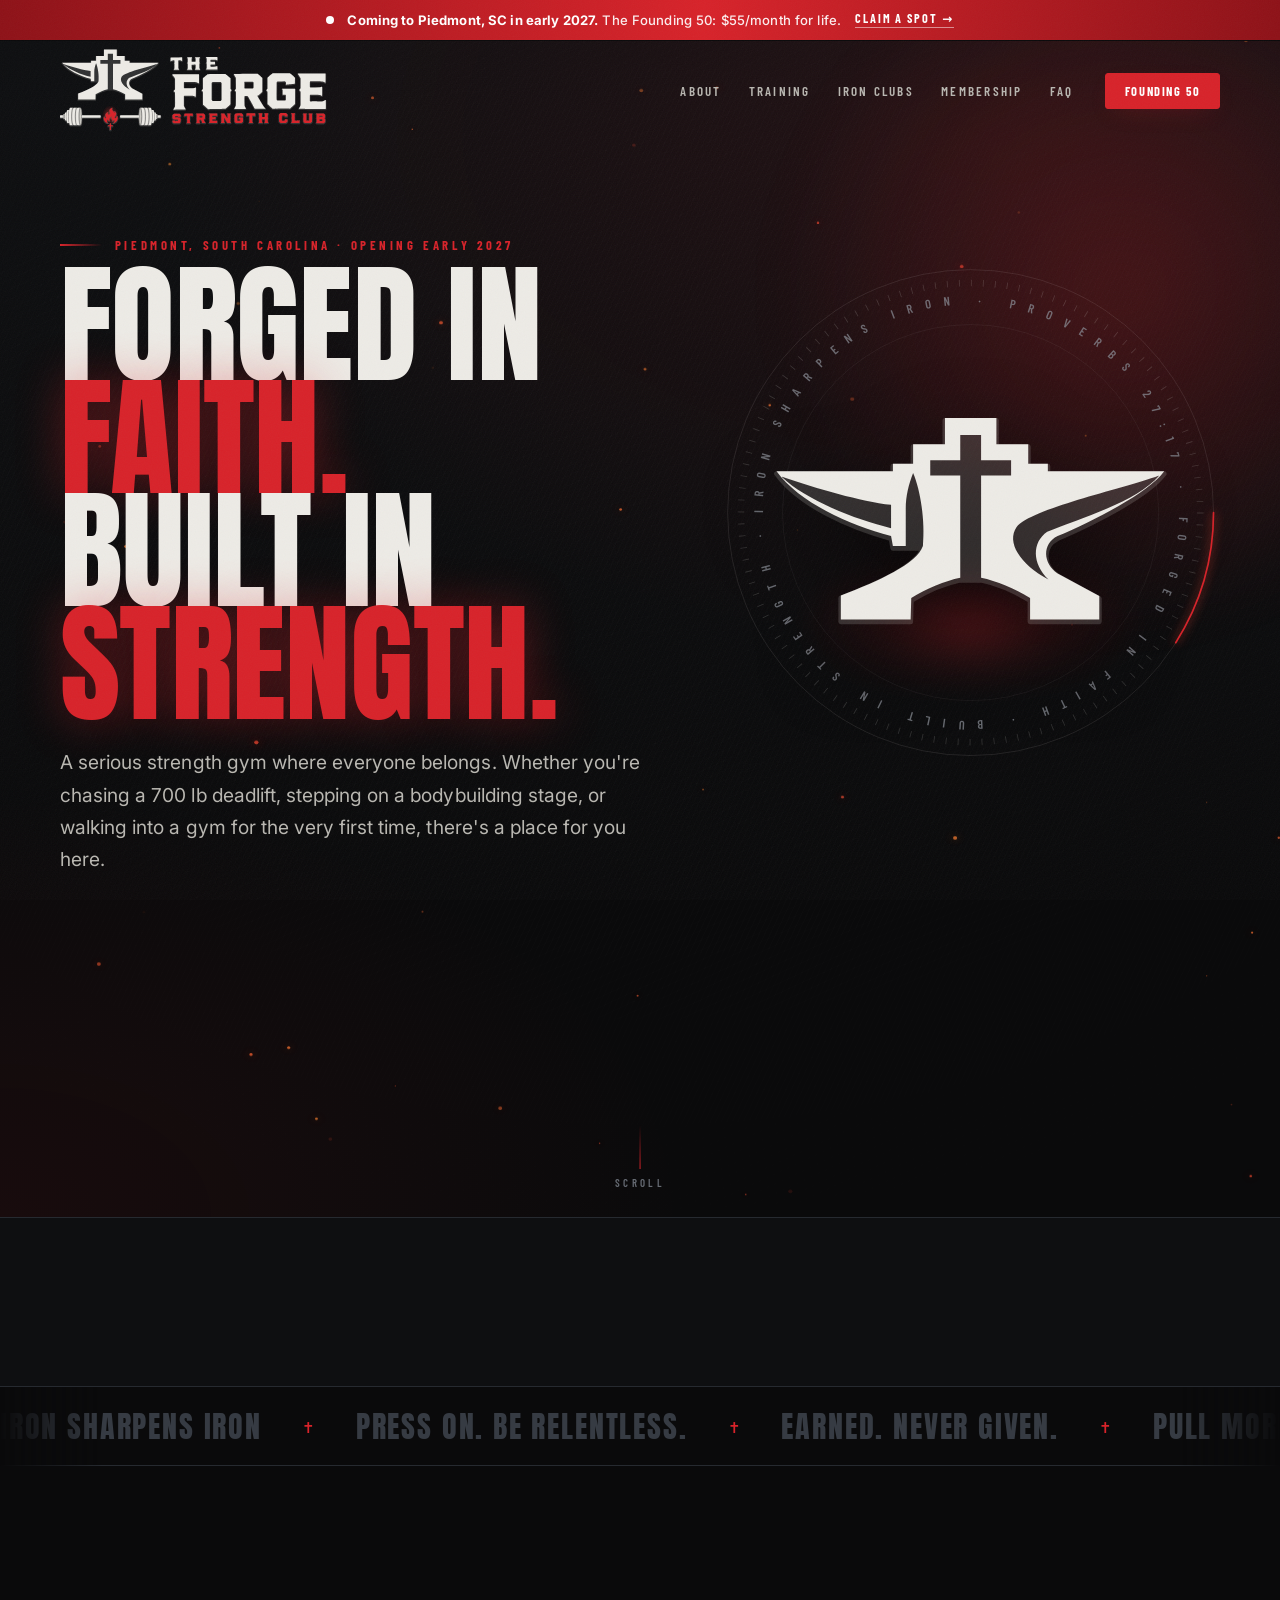
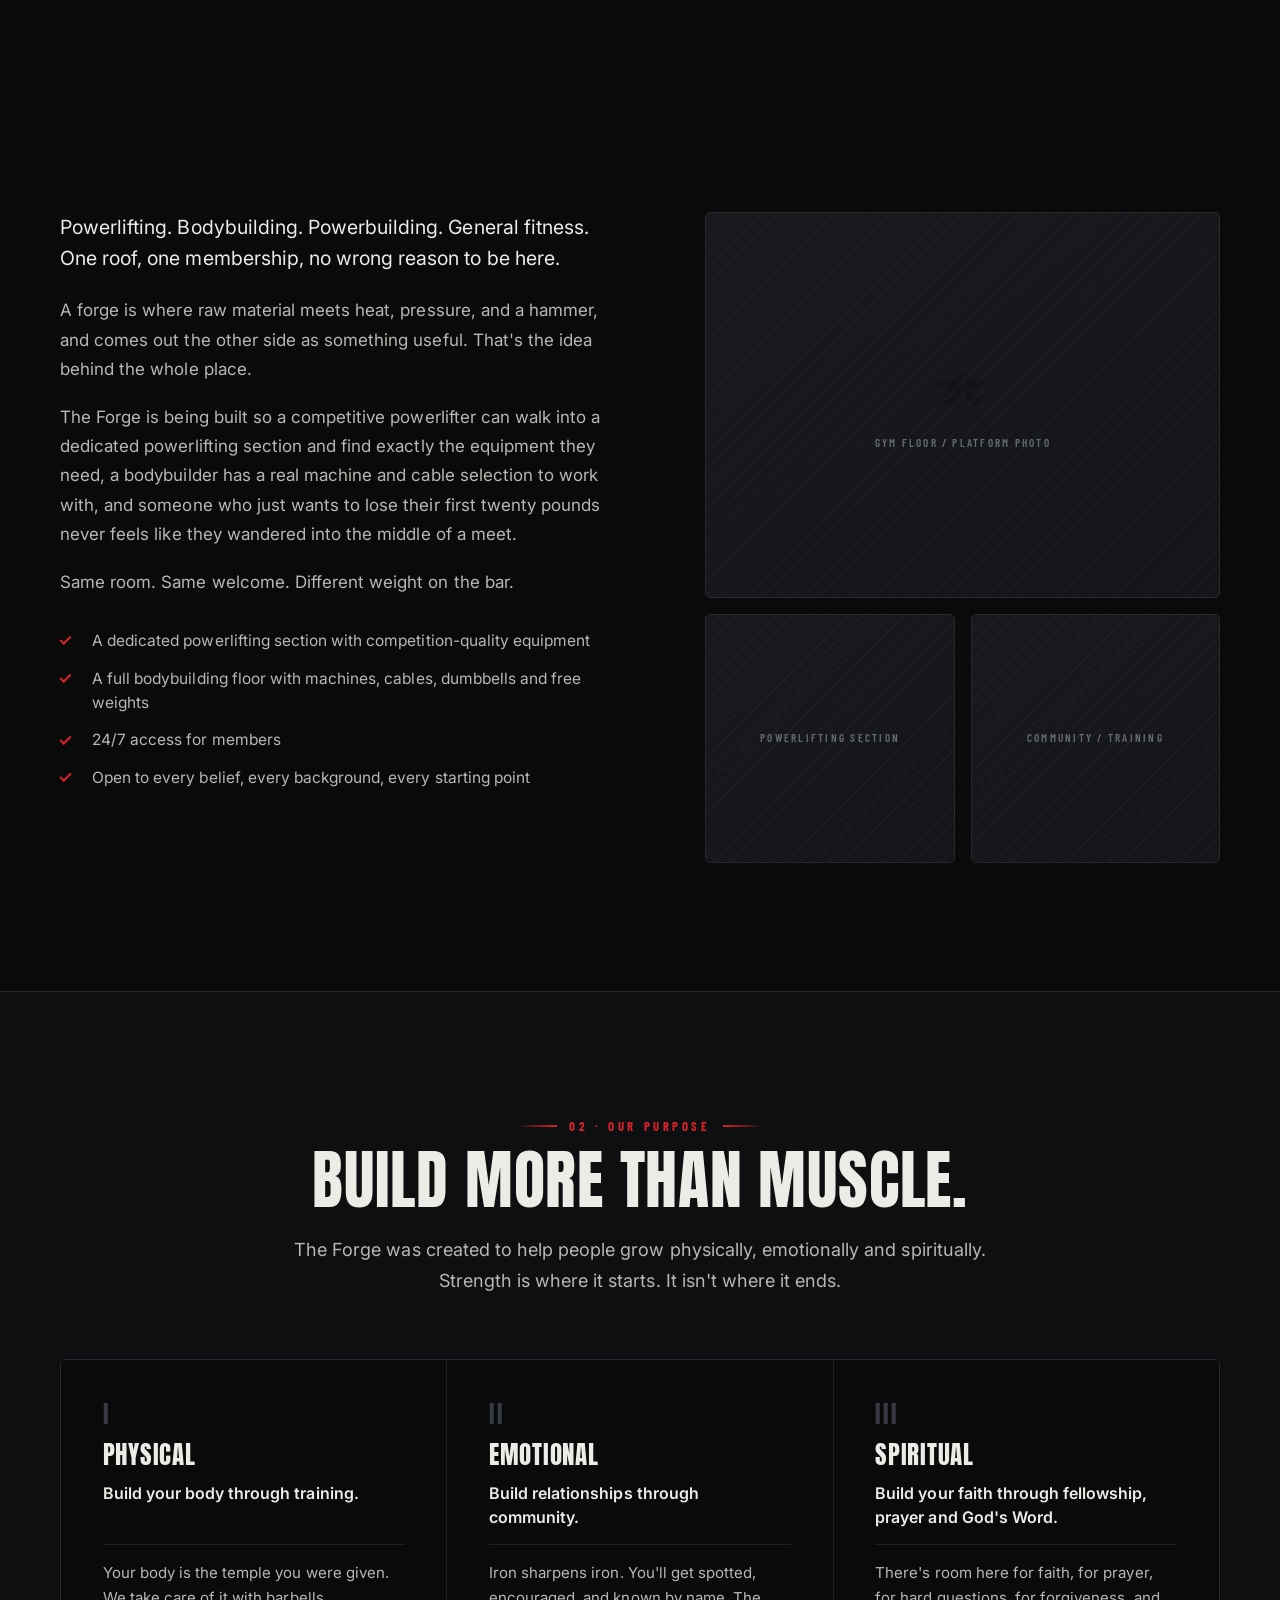
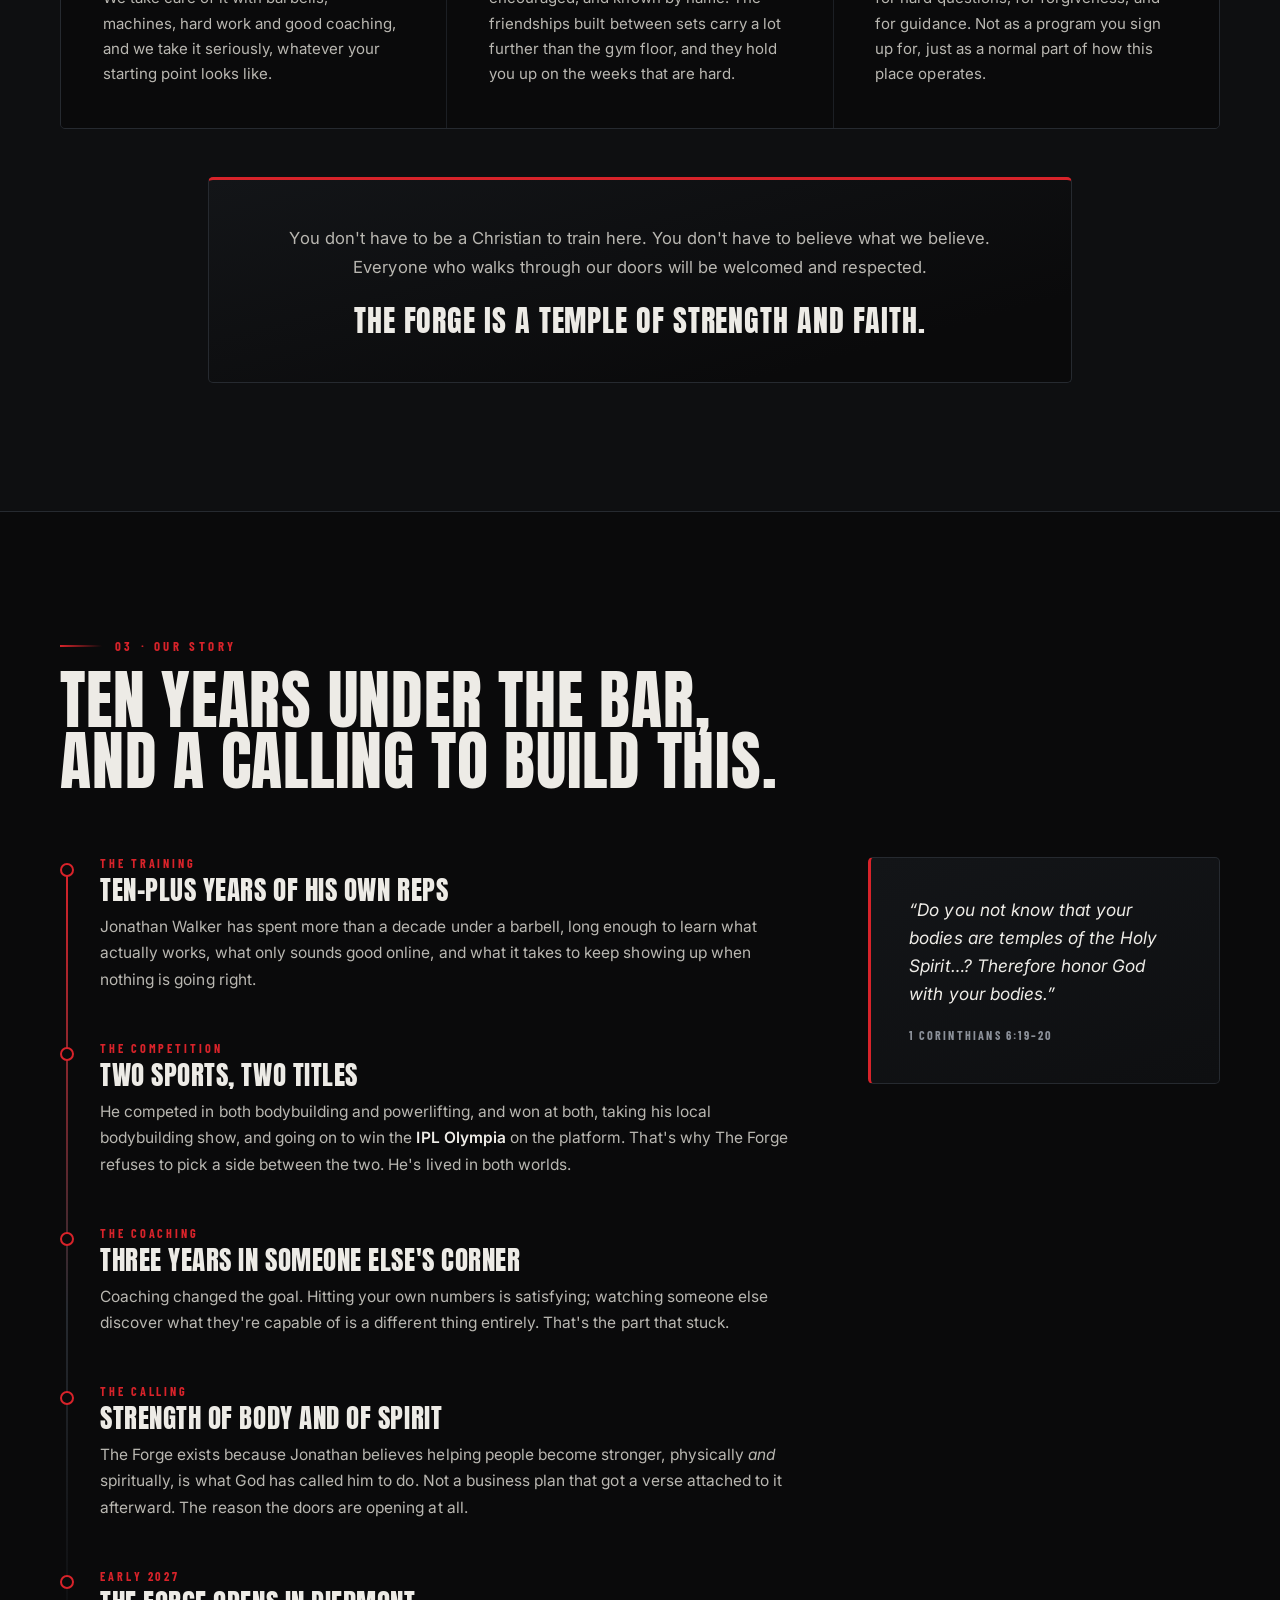
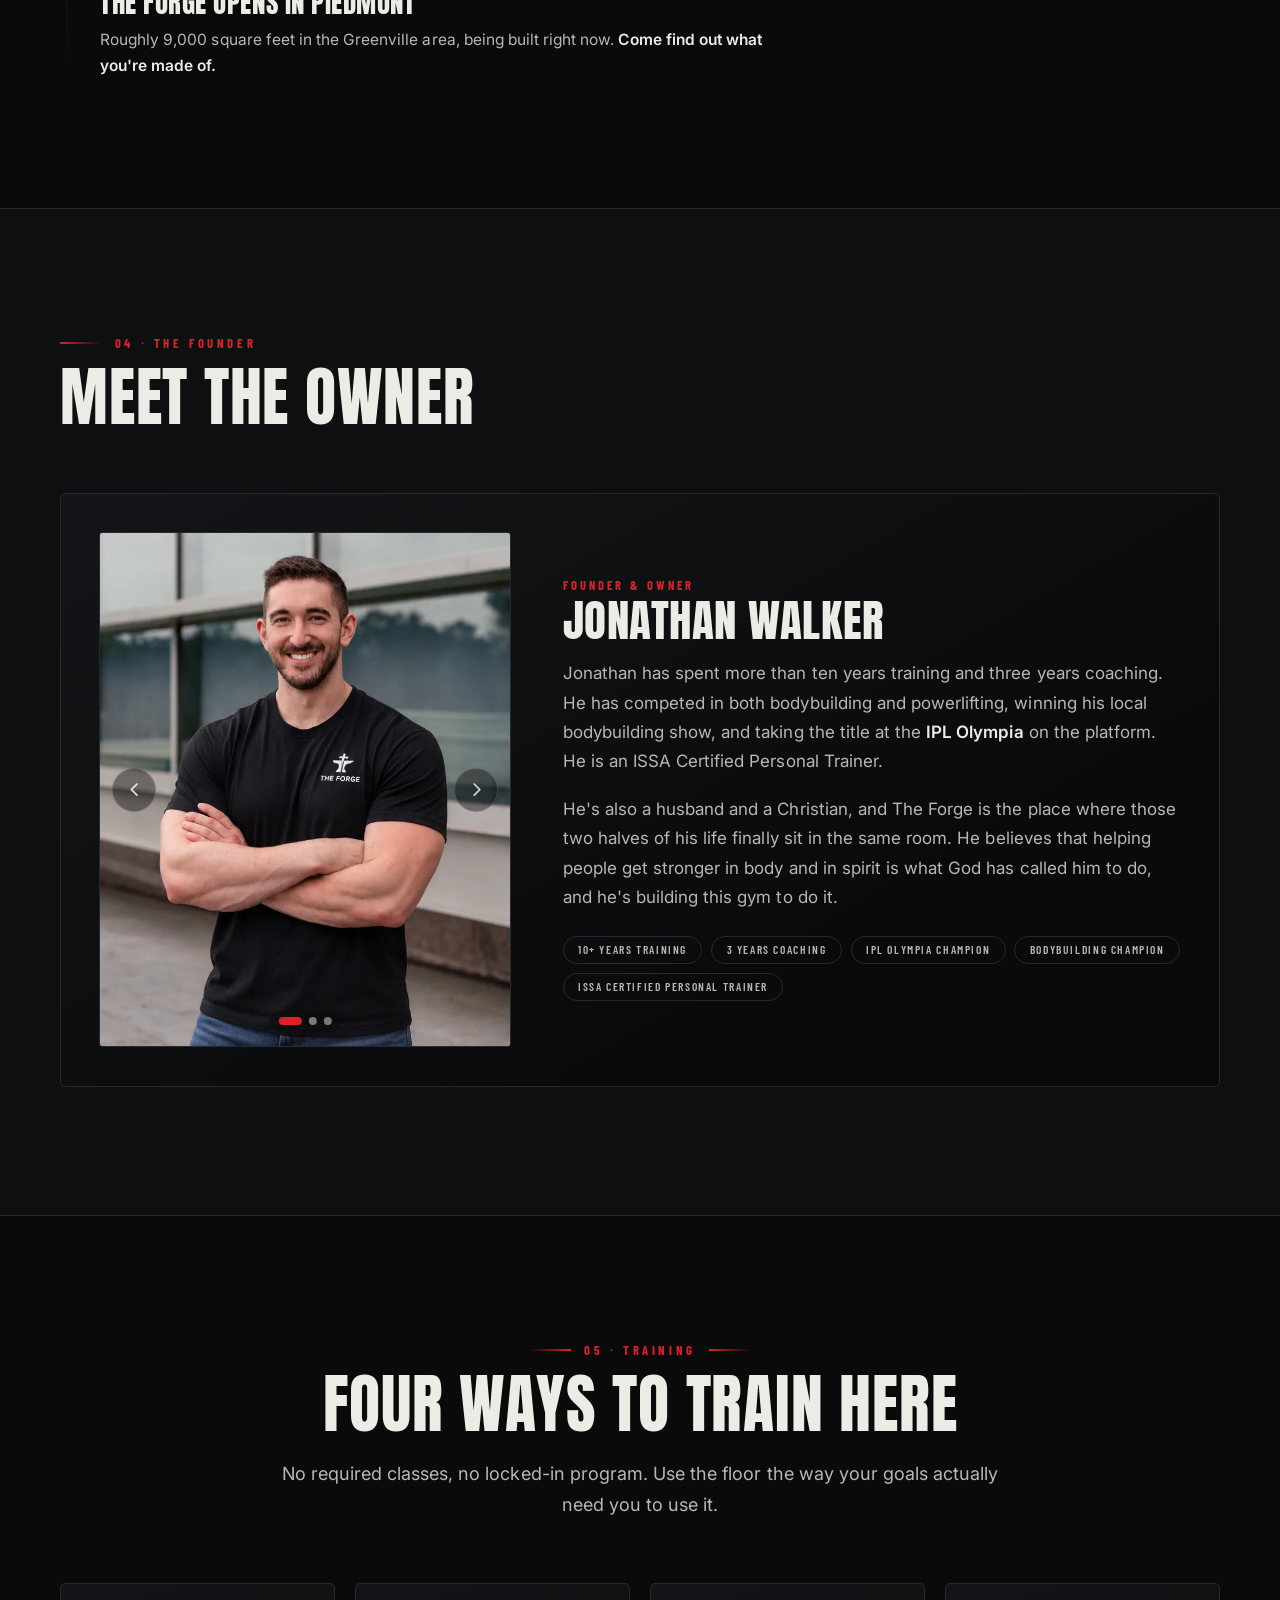
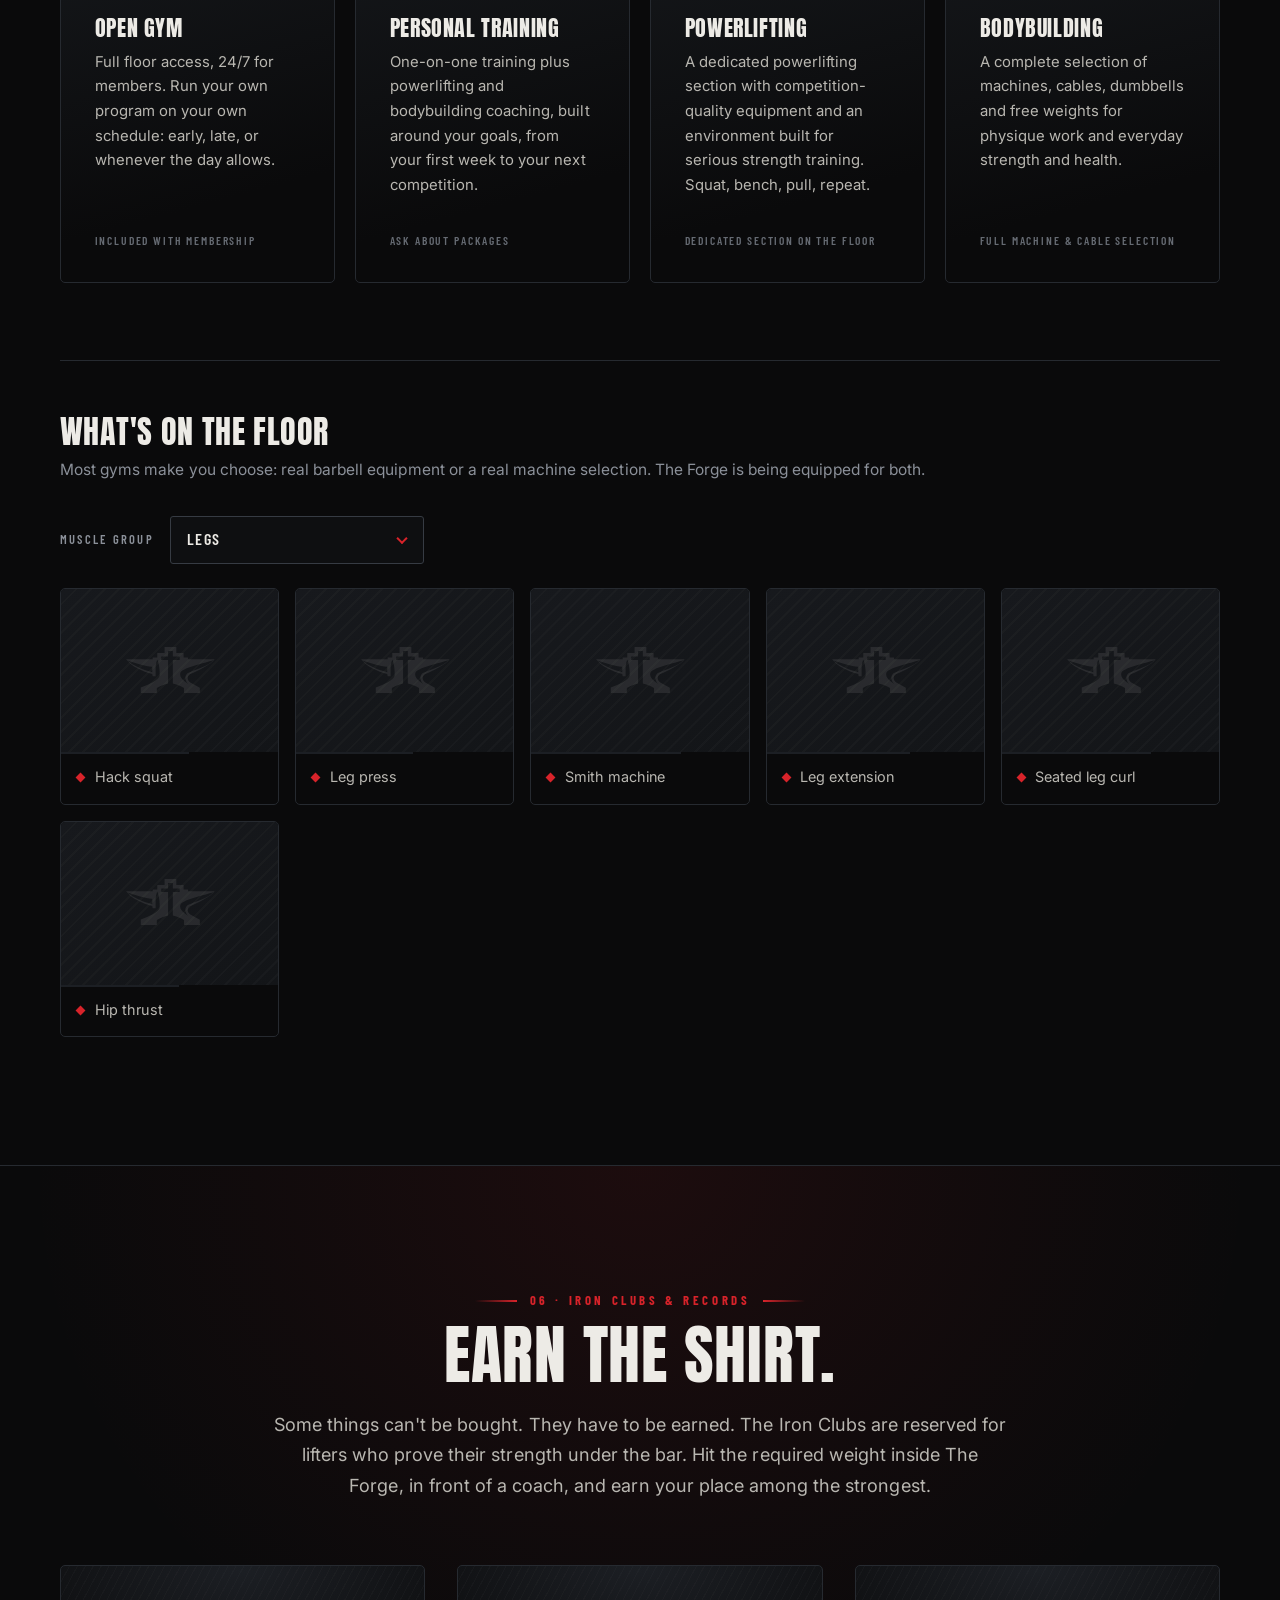
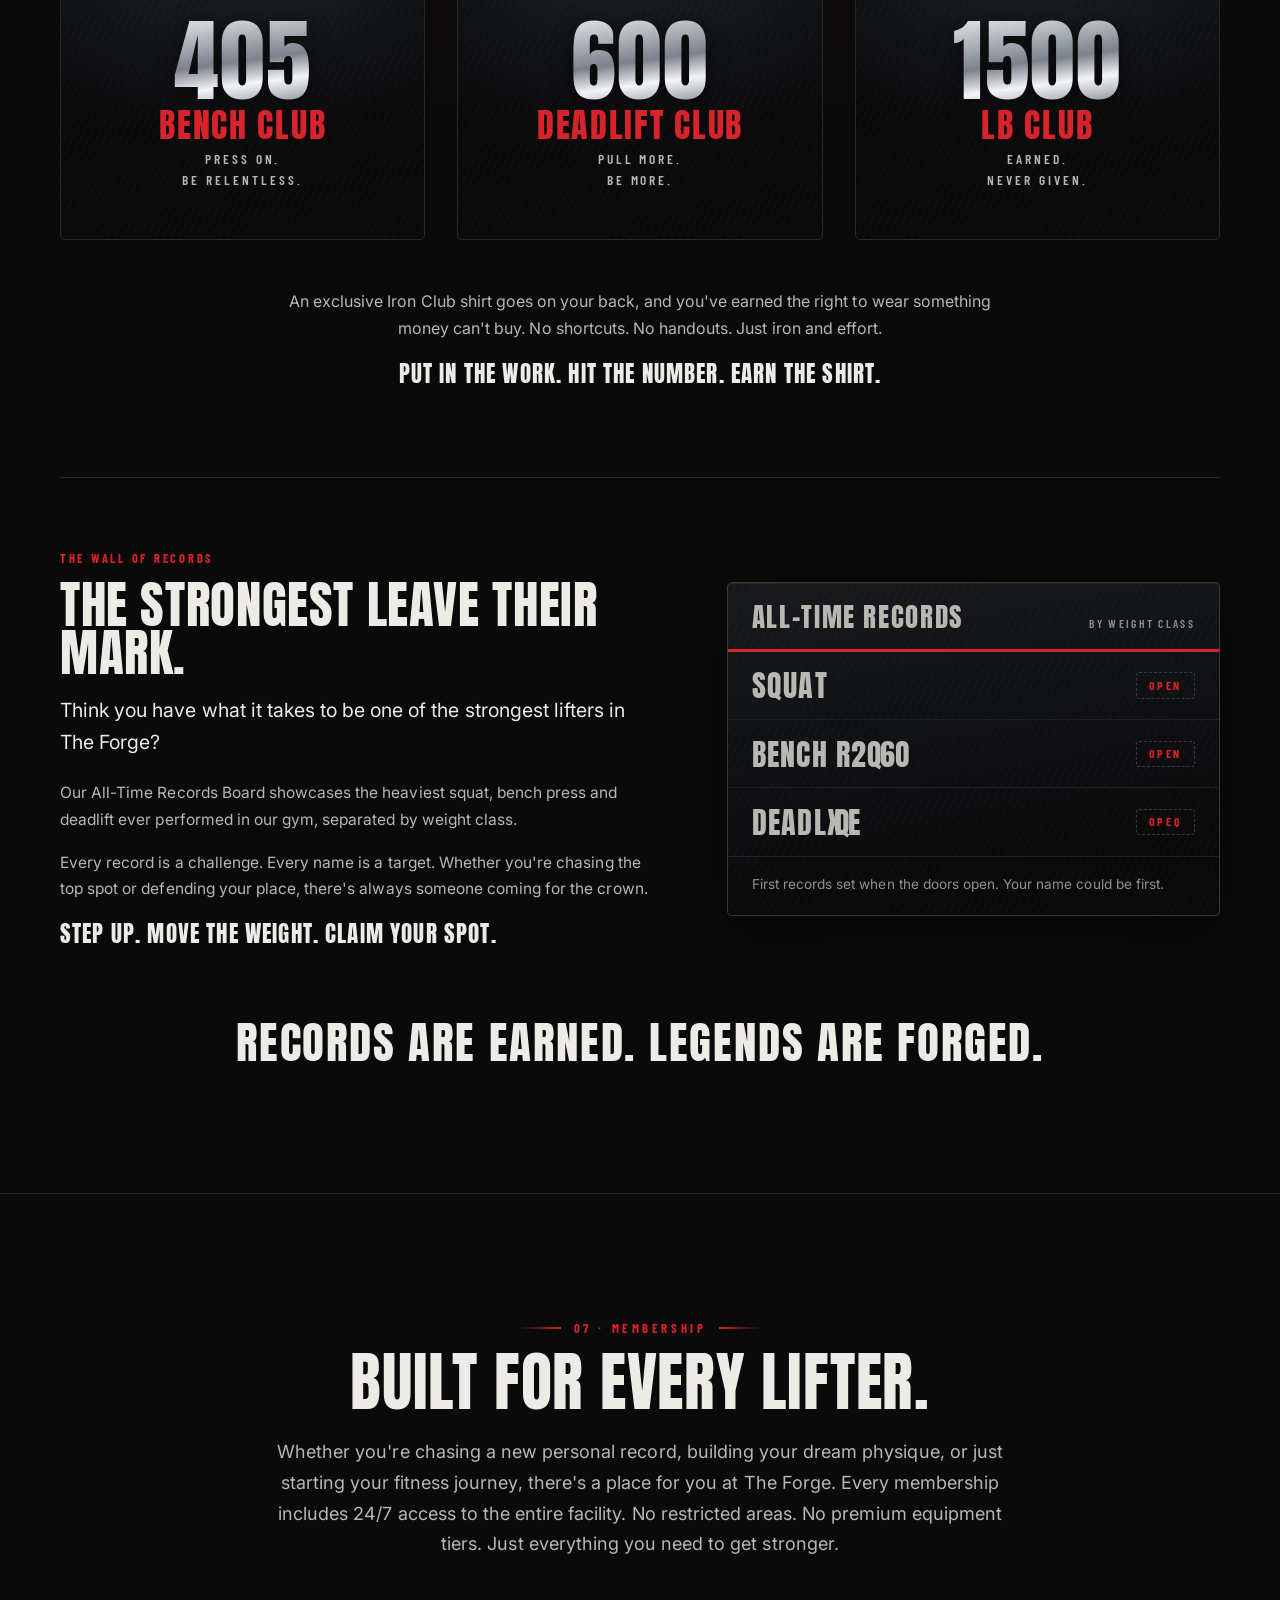
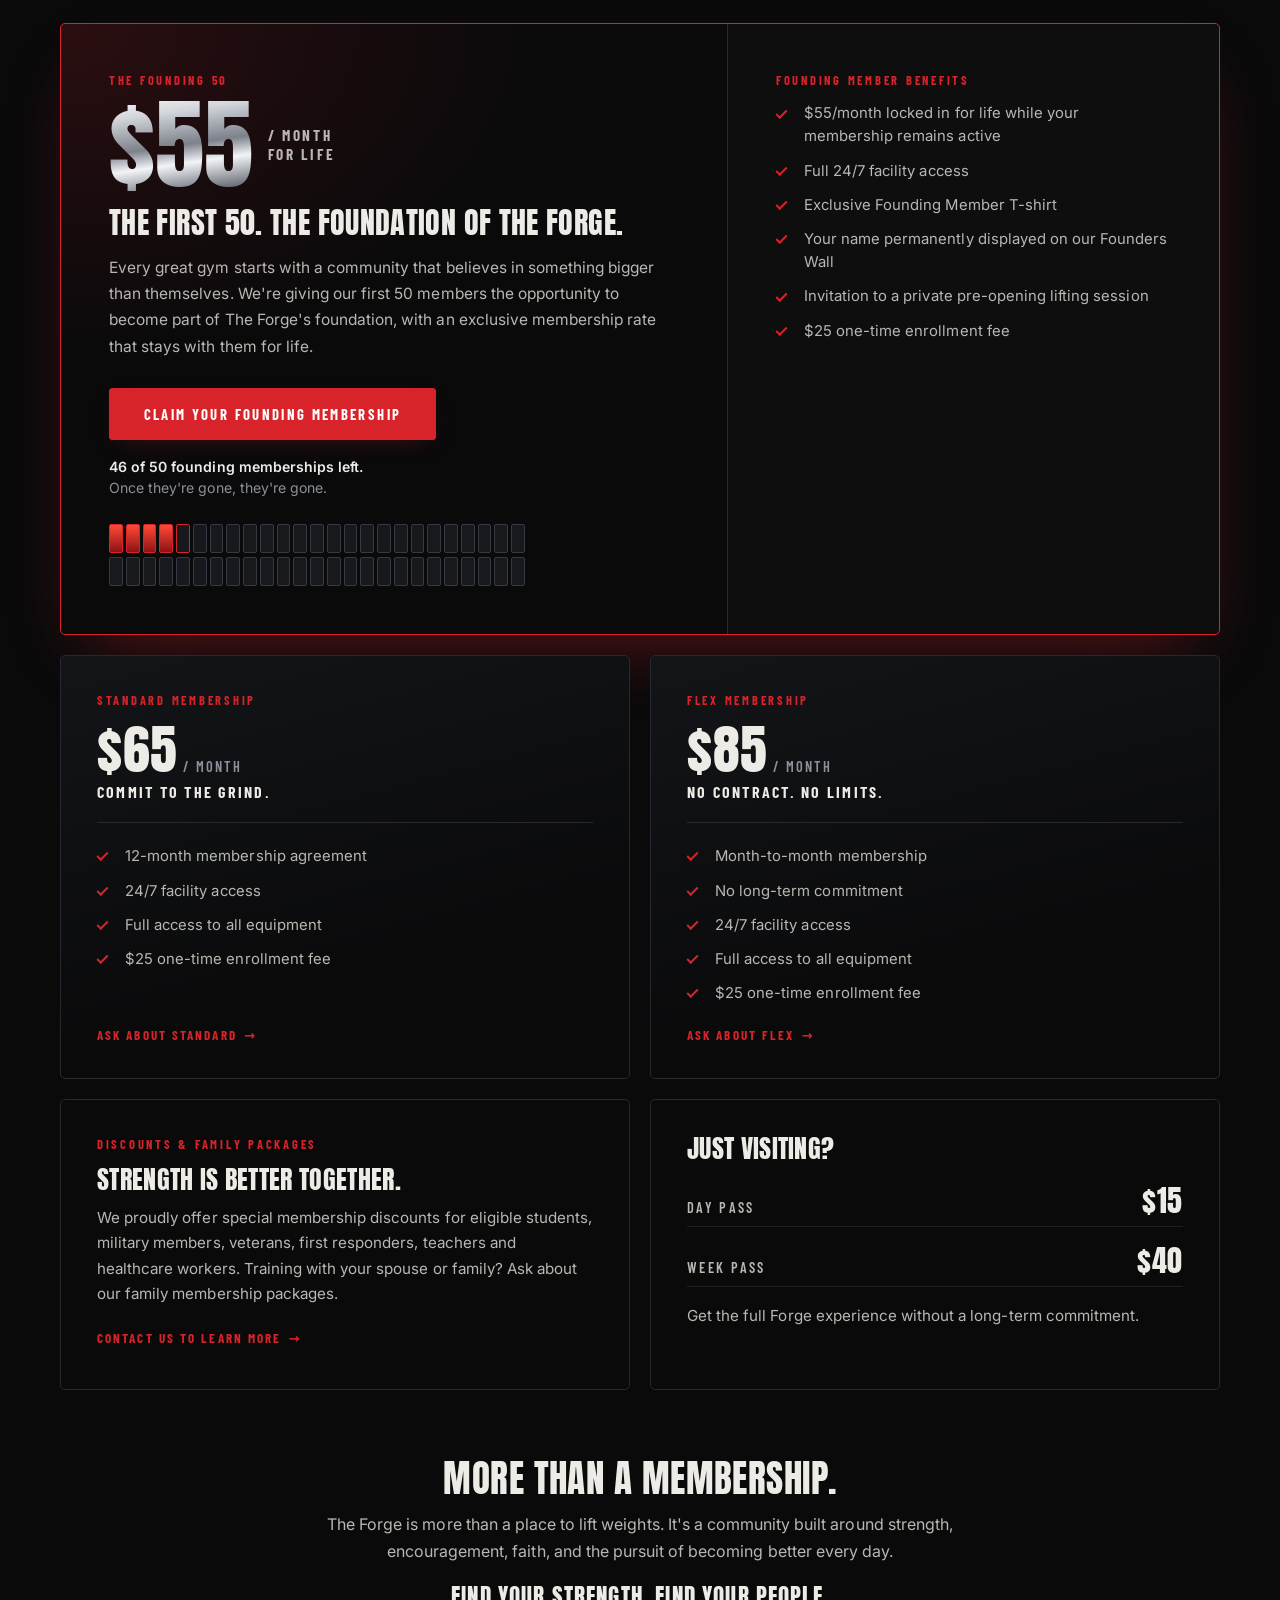
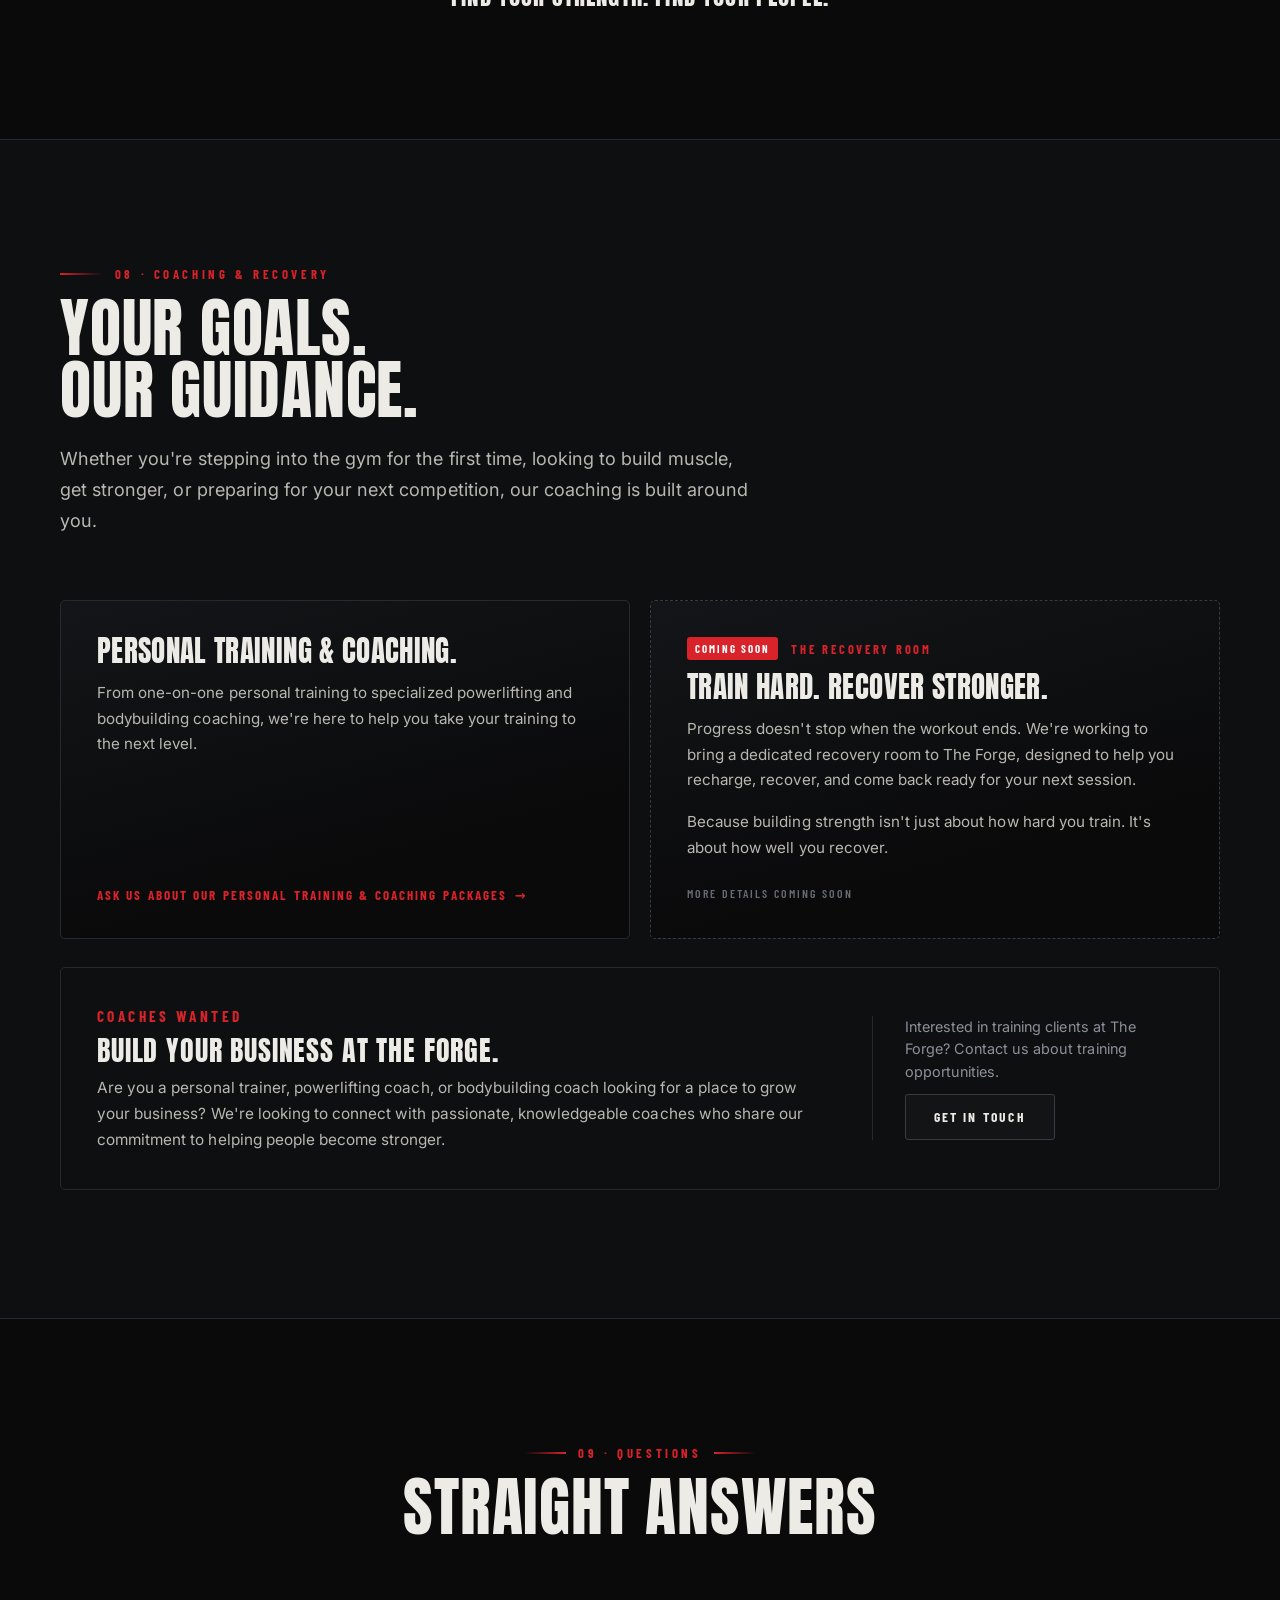
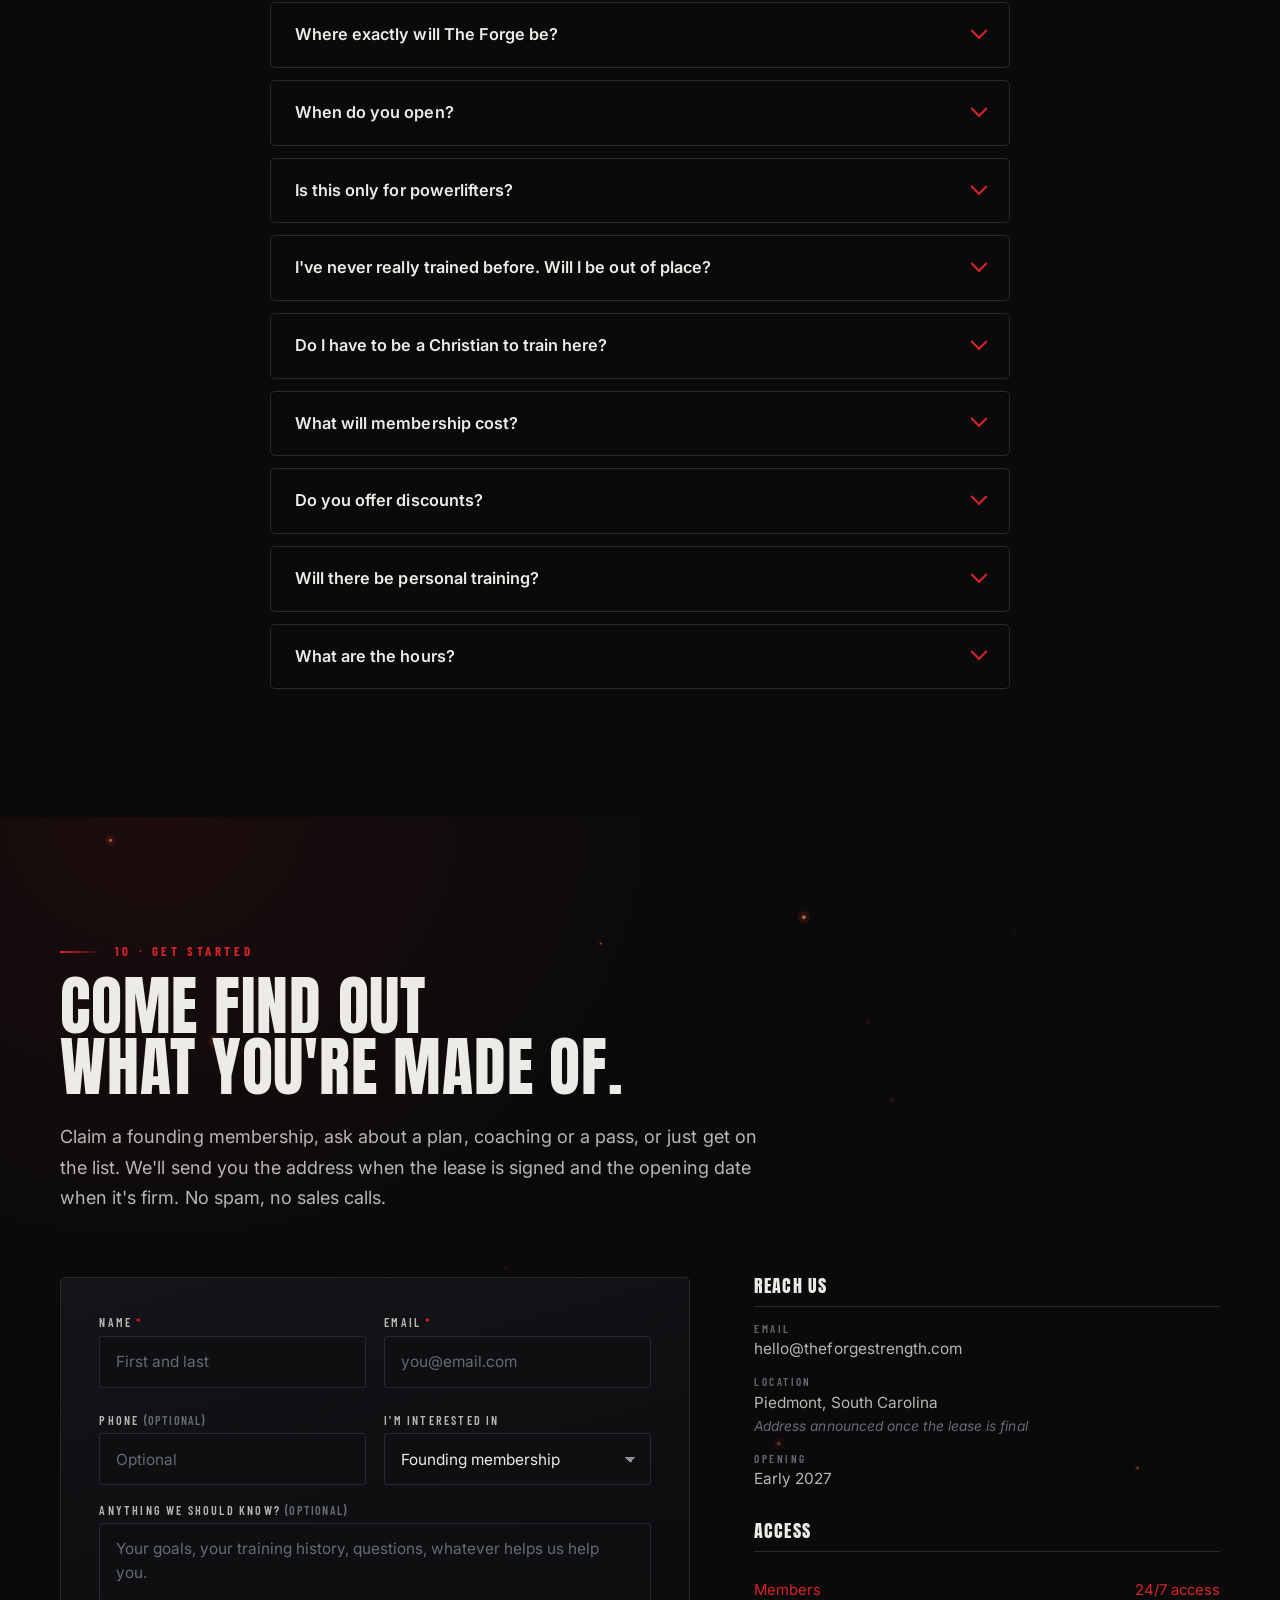
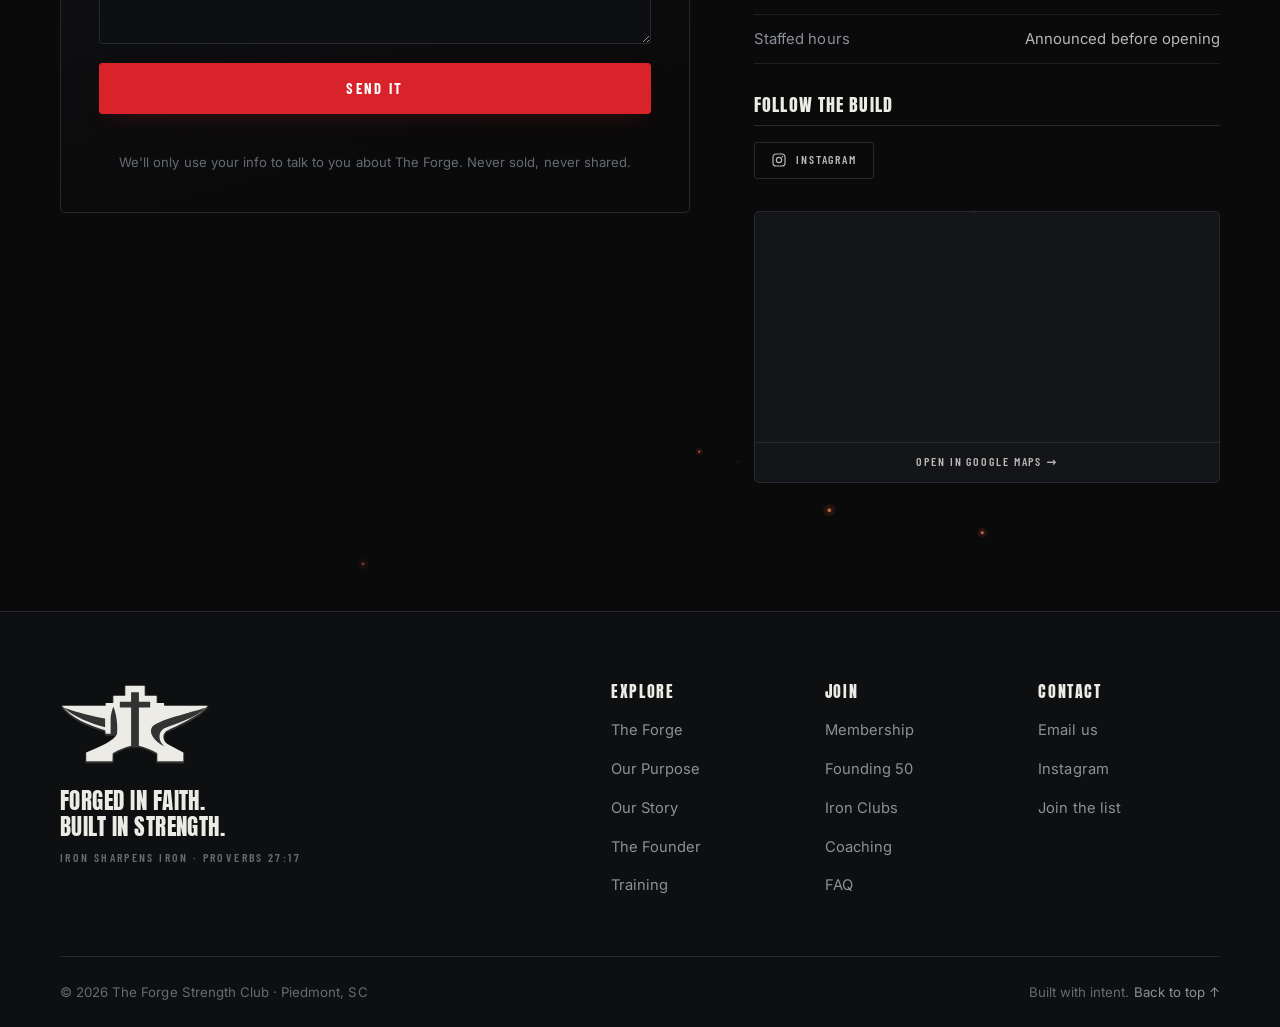
<file: index.html>
<!DOCTYPE html>
<html lang="en" class="no-js">
<head>
<script>document.documentElement.classList.remove('no-js');</script>
<meta charset="utf-8">
<meta name="viewport" content="width=device-width, initial-scale=1">
<title>The Forge Strength Club | Piedmont, SC | Forged in Faith. Built in Strength.</title>
<meta name="description" content="The Forge Strength Club is a faith-driven strength gym coming to Piedmont, South Carolina in early 2027. Powerlifting, bodybuilding, powerbuilding and general fitness, built for every kind of strong.">
<meta name="theme-color" content="#0A0A0B">
<link rel="canonical" href="https://theforgestrength.com/">

<!-- Open Graph / social -->
<meta property="og:type" content="website">
<meta property="og:site_name" content="The Forge Strength Club">
<meta property="og:title" content="The Forge Strength Club | Piedmont, SC">
<meta property="og:description" content="Forged in faith. Built in strength. A faith-driven strength gym coming to Piedmont, South Carolina in early 2027.">
<meta property="og:url" content="https://theforgestrength.com/">
<meta property="og:image" content="https://theforgestrength.com/assets/img/og-image.svg">
<meta name="twitter:card" content="summary_large_image">
<meta name="twitter:title" content="The Forge Strength Club | Piedmont, SC">
<meta name="twitter:description" content="Forged in faith. Built in strength. Coming to Piedmont, South Carolina in early 2027.">
<meta name="twitter:image" content="https://theforgestrength.com/assets/img/og-image.svg">

<link rel="icon" href="assets/img/favicon.svg" type="image/svg+xml">
<link rel="apple-touch-icon" href="assets/img/apple-touch-icon.png">
<link rel="manifest" href="site.webmanifest">

<link rel="preconnect" href="https://fonts.googleapis.com">
<link rel="preconnect" href="https://fonts.gstatic.com" crossorigin>
<link rel="stylesheet" href="https://fonts.googleapis.com/css2?family=Anton&family=Barlow+Condensed:wght@500;600;700&family=Inter:wght@400;500;600;700&display=swap">
<link rel="stylesheet" href="assets/css/styles.css">
<link rel="stylesheet" href="assets/css/fx.css">

<script type="application/ld+json">
{
  "@context": "https://schema.org",
  "@type": "ExerciseGym",
  "name": "The Forge Strength Club",
  "description": "A faith-driven strength gym for powerlifting, bodybuilding, powerbuilding and general fitness, coming to Piedmont, South Carolina in early 2027.",
  "url": "https://theforgestrength.com/",
  "slogan": "Forged in Faith. Built in Strength.",
  "email": "hello@theforgestrength.com",
  "sameAs": ["https://www.instagram.com/theforgestrengthclub/"],
  "address": {
    "@type": "PostalAddress",
    "addressLocality": "Piedmont",
    "addressRegion": "SC",
    "addressCountry": "US"
  },
  "areaServed": "Greenville, South Carolina",
  "sport": ["Powerlifting", "Bodybuilding", "Strength Training"],
  "founder": {
    "@type": "Person",
    "name": "Jonathan Walker",
    "jobTitle": "Founder"
  }
}
</script>
</head>
<body>

<a class="skip-link" href="#main">Skip to main content</a>

<!-- ═══════════════════ ANNOUNCEMENT BAR ═══════════════════ -->
<div class="announce" role="region" aria-label="Announcement">
  <div class="wrap announce__inner">
    <span class="announce__pulse" aria-hidden="true"></span>
    <p><strong>Coming to Piedmont, SC in early 2027.</strong> <span class="announce__more">The Founding 50: $55/month for life.</span></p>
    <a class="announce__link" href="#founding">Claim a spot <span aria-hidden="true">→</span></a>
  </div>
</div>

<!-- ═══════════════════ HEADER ═══════════════════ -->
<header class="site-header" id="siteHeader">
  <div class="wrap site-header__inner">
    <a class="brand" href="#top" aria-label="The Forge Strength Club home">
      <img class="brand__logo" src="assets/img/wordmark.svg" width="1886" height="600" alt="The Forge Strength Club">
    </a>

    <nav class="nav" id="nav" aria-label="Main">
      <!-- One link per stretch of the page. The nested lists only show in the
           mobile menu. Each section's data-nav says which link it lights up. -->
      <ul class="nav__list">
        <li>
          <a href="#about">About</a>
          <ul class="nav__sub">
            <li><a href="#purpose">Our Purpose</a></li>
            <li><a href="#story">Our Story</a></li>
            <li><a href="#team">The Founder</a></li>
          </ul>
        </li>
        <li>
          <a href="#training">Training</a>
          <ul class="nav__sub">
            <li><a href="#equipment">Equipment</a></li>
          </ul>
        </li>
        <li>
          <a href="#clubs">Iron Clubs</a>
          <ul class="nav__sub">
            <li><a href="#records">Records Board</a></li>
          </ul>
        </li>
        <li>
          <a href="#membership">Membership</a>
          <ul class="nav__sub">
            <li><a href="#founding">Founding 50</a></li>
            <li><a href="#coaching">Coaching &amp; Recovery</a></li>
          </ul>
        </li>
        <li><a href="#faq">FAQ</a></li>
      </ul>
      <a class="btn btn--sm btn--primary nav__cta" href="#founding">Founding 50</a>
    </nav>

    <button type="button" class="nav-toggle" id="navToggle" aria-expanded="false" aria-controls="nav" aria-label="Open menu">
      <span class="nav-toggle__bars" aria-hidden="true"><i></i><i></i><i></i></span>
    </button>
  </div>
</header>

<main id="main">

<!-- ═══════════════════ HERO ═══════════════════ -->
<section class="hero" id="top">
  <canvas class="hero__embers" id="embers" aria-hidden="true"></canvas>
  <div class="hero__glow" aria-hidden="true"></div>

  <div class="wrap hero__inner">
    <div class="hero__content">
      <p class="eyebrow reveal">
        <span class="eyebrow__rule" aria-hidden="true"></span>
        Piedmont, South Carolina · Opening Early 2027
      </p>

      <h1 class="hero__title reveal" data-delay="1">
        <span class="hero__line">Forged in</span>
        <span class="hero__line hero__line--accent">Faith.</span>
        <span class="hero__line">Built in</span>
        <span class="hero__line hero__line--accent">Strength.</span>
      </h1>

      <p class="hero__lede reveal" data-delay="2">
        A serious strength gym where everyone belongs. Whether you're chasing a
        700&nbsp;lb deadlift, stepping on a bodybuilding stage, or walking into a gym
        for the very first time, there's a place for you here.
      </p>

      <div class="hero__actions reveal" data-delay="3">
        <a class="btn btn--primary btn--lg" href="#founding">Become a Founding Member</a>
        <a class="btn btn--ghost" href="#equipment">Explore Our Equipment</a>
      </div>

      <!-- Founding spots indicator. Shows "Only 50 founding memberships" until
           FOUNDING.SPOTS_LEFT is set in main.js; then it shows the live count. -->
      <a class="spots reveal" data-delay="3" href="#founding" data-spots>
        <span class="spots__label"><strong data-spots-text>Only 50 founding memberships</strong> &middot; $55/month for life</span>
        <span class="spots__bar" aria-hidden="true" hidden><span class="spots__fill" data-spots-fill></span></span>
      </a>

      <p class="hero__verse reveal" data-delay="4">
        <span class="hero__verse-mark" aria-hidden="true">&#10013;</span>
        &ldquo;As iron sharpens iron, so one person sharpens another.&rdquo;
        <cite>Proverbs 27:17</cite>
      </p>
    </div>

    <div class="hero__art reveal" data-delay="2" aria-hidden="true">
    <div class="forge" id="forge">
      <svg class="forge__ring" viewBox="0 0 600 600">
        <defs>
          <path id="ringPath" d="M300 300m-250 0a250 250 0 1 1 500 0a250 250 0 1 1 -500 0"/>
        </defs>
        <circle class="forge__ring-line" cx="300" cy="300" r="292"/>
        <circle class="forge__ring-ticks" cx="300" cy="300" r="276"/>
        <circle class="forge__ring-line forge__ring-line--faint" cx="300" cy="300" r="226"/>
        <g class="forge__ring-spin">
          <text class="forge__ring-text"><textPath href="#ringPath" textLength="1550">Iron sharpens iron &#183; Proverbs 27:17 &#183; Forged in faith &#183; Built in strength &#183;</textPath></text>
        </g>
        <circle class="forge__comet" cx="300" cy="300" r="292" pathLength="100"/>
      </svg>

      <div class="forge__heat"></div>

      <svg class="forge__anvil" viewBox="-6 -6 652 366">
        <defs>
          <clipPath id="anvilClip"><path clip-rule="evenodd" d="M3 89L193 89L193 77L226 77L226 45L278 45L278 2L362 2L362 45L414 45L414 77L446 77L446 89L636 89C610 125 520 170 462 195C436 208 438 240 462 256L530 293L530 331L417 331L417 296C392 281 362 268 337 263L337 96L386 96L386 71L337 71L337 30L303 30L303 71L254 71L254 96L303 96L303 263C278 268 248 281 223 296L222 331L108 331L108 292C170 268 232 240 242 211C246 170 238 120 226 92C219 110 214 130 214 150L214 211L193 211L190 195C120 176 40 140 3 89ZM12 98C70 118 140 138 190 144L190 182C130 168 50 135 12 99ZM628 96C560 120 420 150 395 180C378 205 400 240 447 266C420 240 420 205 445 188C500 165 590 140 628 96Z"/></clipPath>
          <linearGradient id="glint" x1="0" x2="1" y1="0" y2="0">
            <stop offset="0" stop-color="#fff" stop-opacity="0"/>
            <stop offset=".5" stop-color="#fff" stop-opacity=".55"/>
            <stop offset="1" stop-color="#fff" stop-opacity="0"/>
          </linearGradient>
          <radialGradient id="strikeFlash">
            <stop offset="0" stop-color="#FFE3B0"/>
            <stop offset=".35" stop-color="#FF4A34" stop-opacity=".75"/>
            <stop offset="1" stop-color="#D8232A" stop-opacity="0"/>
          </radialGradient>
        </defs>
        <g class="forge__body">
          <path class="forge__depth" transform="translate(0 4)" d="M3 89L193 89L193 77L226 77L226 45L278 45L278 2L362 2L362 45L414 45L414 77L446 77L446 89L636 89C610 125 520 170 462 195C436 208 438 240 462 256L530 293L530 331L417 331L417 296C392 281 362 268 337 263L303 263C278 268 248 281 223 296L222 331L108 331L108 292C170 268 232 240 242 211L214 211L193 211L190 195C120 176 40 140 3 89Z"/>
          <path class="forge__face" fill-rule="evenodd" d="M3 89L193 89L193 77L226 77L226 45L278 45L278 2L362 2L362 45L414 45L414 77L446 77L446 89L636 89C610 125 520 170 462 195C436 208 438 240 462 256L530 293L530 331L417 331L417 296C392 281 362 268 337 263L337 96L386 96L386 71L337 71L337 30L303 30L303 71L254 71L254 96L303 96L303 263C278 268 248 281 223 296L222 331L108 331L108 292C170 268 232 240 242 211C246 170 238 120 226 92C219 110 214 130 214 150L214 211L193 211L190 195C120 176 40 140 3 89ZM12 98C70 118 140 138 190 144L190 182C130 168 50 135 12 99ZM628 96C560 120 420 150 395 180C378 205 400 240 447 266C420 240 420 205 445 188C500 165 590 140 628 96Z"/>
          <g clip-path="url(#anvilClip)">
            <rect class="forge__glint" x="-260" y="-20" width="200" height="400" fill="url(#glint)"/>
          </g>
          <path class="forge__line" d="M3 89L193 89L193 77L226 77L226 45L278 45L278 2L362 2L362 45L414 45L414 77L446 77L446 89L636 89C610 125 520 170 462 195C436 208 438 240 462 256L530 293L530 331L417 331L417 296C392 281 362 268 337 263L337 96L386 96L386 71L337 71L337 30L303 30L303 71L254 71L254 96L303 96L303 263C278 268 248 281 223 296L222 331L108 331L108 292C170 268 232 240 242 211C246 170 238 120 226 92C219 110 214 130 214 150L214 211L193 211L190 195C120 176 40 140 3 89ZM12 98C70 118 140 138 190 144L190 182C130 168 50 135 12 99ZM628 96C560 120 420 150 395 180C378 205 400 240 447 266C420 240 420 205 445 188C500 165 590 140 628 96Z" pathLength="1"/>
        </g>
        <ellipse class="forge__flash" cx="520" cy="89" rx="120" ry="34" fill="url(#strikeFlash)"/>
      </svg>

      <canvas class="forge__sparks" id="sparks"></canvas>
    </div>
    </div>
  </div>

  <a class="hero__scroll" href="#stats" aria-label="Scroll to content">
    <span class="hero__scroll-line" aria-hidden="true"></span>
    <span class="hero__scroll-text">Scroll</span>
  </a>
</section>

<!-- ═══════════════════ STATS ═══════════════════ -->
<section class="stats" id="stats" aria-label="At a glance">
  <div class="wrap">
    <ul class="stats__grid">
      <li class="stat reveal">
        <span class="stat__num" data-count="9000" data-suffix="+">0</span>
        <span class="stat__label">Sq Ft Under Roof</span>
      </li>
      <li class="stat reveal" data-delay="1">
        <span class="stat__num" data-count="24" data-suffix="/7">0</span>
        <span class="stat__label">Member Access</span>
      </li>
      <li class="stat reveal" data-delay="2">
        <span class="stat__num stat__num--word">2027</span>
        <span class="stat__label">Doors Open</span>
      </li>
      <li class="stat reveal" data-delay="3">
        <span class="stat__num stat__num--word">Zero</span>
        <span class="stat__label">Judgment, Ever</span>
      </li>
    </ul>
  </div>
</section>

<!-- ═══════════════════ MARQUEE ═══════════════════ -->
<div class="marquee" aria-hidden="true">
  <div class="marquee__track">
    <span>Iron Sharpens Iron</span><span class="marquee__dot">&#10013;</span>
    <span>Press On. Be Relentless.</span><span class="marquee__dot">&#10013;</span>
    <span>Earned. Never Given.</span><span class="marquee__dot">&#10013;</span>
    <span>Pull More. Be More.</span><span class="marquee__dot">&#10013;</span>
    <span>Iron Sharpens Iron</span><span class="marquee__dot">&#10013;</span>
    <span>Press On. Be Relentless.</span><span class="marquee__dot">&#10013;</span>
    <span>Earned. Never Given.</span><span class="marquee__dot">&#10013;</span>
    <span>Pull More. Be More.</span><span class="marquee__dot">&#10013;</span>
  </div>
</div>

<!-- ═══════════════════ ABOUT / OVERVIEW ═══════════════════ -->
<section class="section" id="about" data-nav="about">
  <div class="wrap">
    <div class="section__head">
      <p class="eyebrow reveal"><span class="eyebrow__rule" aria-hidden="true"></span> 01 · The Forge</p>
      <h2 class="section__title reveal" data-delay="1">Built for every<br>kind of strong.</h2>
    </div>

    <div class="about__grid">
      <div class="about__copy reveal" data-delay="1">
        <p class="lead">
          Powerlifting. Bodybuilding. Powerbuilding. General fitness. One roof,
          one membership, no wrong reason to be here.
        </p>
        <p>
          A forge is where raw material meets heat, pressure, and a hammer, and comes
          out the other side as something useful. That's the idea behind the whole place.
        </p>
        <p>
          The Forge is being built so a competitive powerlifter can walk into a dedicated
          powerlifting section and find exactly the equipment they need, a bodybuilder has
          a real machine and cable selection to work with, and someone who just wants to
          lose their first twenty pounds never feels like they wandered into the middle of
          a meet.
        </p>
        <p>
          Same room. Same welcome. Different weight on the bar.
        </p>
        <ul class="checks">
          <li>A dedicated powerlifting section with competition-quality equipment</li>
          <li>A full bodybuilding floor with machines, cables, dumbbells and free weights</li>
          <li>24/7 access for members</li>
          <li>Open to every belief, every background, every starting point</li>
        </ul>
      </div>

      <div class="about__media reveal" data-delay="2">
        <figure class="media-frame media-frame--tall">
          <div class="media-frame__ph" data-ph="Gym floor / platform photo">
            <svg viewBox="0 0 200 200" aria-hidden="true"><use href="#forge-mark"></use></svg>
          </div>
        </figure>
        <div class="about__media-row">
          <figure class="media-frame">
            <div class="media-frame__ph" data-ph="Powerlifting section"></div>
          </figure>
          <figure class="media-frame">
            <div class="media-frame__ph" data-ph="Community / training"></div>
          </figure>
        </div>
      </div>
    </div>
  </div>
</section>

<!-- ═══════════════════ PURPOSE: BUILD MORE THAN MUSCLE ═══════════════════ -->
<section class="section section--alt" id="purpose" data-nav="about">
  <div class="wrap">
    <div class="section__head section__head--center">
      <p class="eyebrow reveal"><span class="eyebrow__rule" aria-hidden="true"></span> 02 · Our Purpose</p>
      <h2 class="section__title reveal" data-delay="1">Build more than muscle.</h2>
      <p class="section__intro reveal" data-delay="2">
        The Forge was created to help people grow physically, emotionally and spiritually.
        Strength is where it starts. It isn't where it ends.
      </p>
    </div>

    <ul class="pillars pillars--three">
      <li class="pillar reveal">
        <span class="pillar__num" aria-hidden="true">I</span>
        <h3 class="pillar__title">Physical</h3>
        <p class="pillar__line">Build your body through training.</p>
        <p>
          Your body is the temple you were given. We take care of it with barbells,
          machines, hard work and good coaching, and we take it seriously, whatever
          your starting point looks like.
        </p>
      </li>
      <li class="pillar reveal" data-delay="1">
        <span class="pillar__num" aria-hidden="true">II</span>
        <h3 class="pillar__title">Emotional</h3>
        <p class="pillar__line">Build relationships through community.</p>
        <p>
          Iron sharpens iron. You'll get spotted, encouraged, and known by name.
          The friendships built between sets carry a lot further than the gym floor,
          and they hold you up on the weeks that are hard.
        </p>
      </li>
      <li class="pillar reveal" data-delay="2">
        <span class="pillar__num" aria-hidden="true">III</span>
        <h3 class="pillar__title">Spiritual</h3>
        <p class="pillar__line">Build your faith through fellowship, prayer and God's Word.</p>
        <p>
          There's room here for faith, for prayer, for hard questions, for forgiveness,
          and for guidance. Not as a program you sign up for, just as a normal part of
          how this place operates.
        </p>
      </li>
    </ul>

    <div class="welcome reveal" data-delay="1">
      <p class="welcome__lead">
        You don't have to be a Christian to train here. You don't have to believe what
        we believe. Everyone who walks through our doors will be welcomed and respected.
      </p>
      <p class="welcome__tag">The Forge is a temple of strength and faith.</p>
    </div>
  </div>
</section>

<!-- ═══════════════════ STORY ═══════════════════ -->
<section class="section" id="story" data-nav="about">
  <div class="wrap">
    <div class="section__head">
      <p class="eyebrow reveal"><span class="eyebrow__rule" aria-hidden="true"></span> 03 · Our Story</p>
      <h2 class="section__title reveal" data-delay="1">Ten years under the bar,<br>and a calling to build this.</h2>
    </div>

    <div class="story">
      <ol class="timeline">
        <li class="timeline__item reveal">
          <span class="timeline__year">The Training</span>
          <h3 class="timeline__title">Ten-plus years of his own reps</h3>
          <p>
            Jonathan Walker has spent more than a decade under a barbell, long enough
            to learn what actually works, what only sounds good online, and what it takes
            to keep showing up when nothing is going right.
          </p>
        </li>
        <li class="timeline__item reveal" data-delay="1">
          <span class="timeline__year">The Competition</span>
          <h3 class="timeline__title">Two sports, two titles</h3>
          <p>
            He competed in both bodybuilding and powerlifting, and won at both,
            taking his local bodybuilding show, and going on to win the
            <strong>IPL Olympia</strong> on the platform. That's why The Forge refuses
            to pick a side between the two. He's lived in both worlds.
          </p>
        </li>
        <li class="timeline__item reveal" data-delay="2">
          <span class="timeline__year">The Coaching</span>
          <h3 class="timeline__title">Three years in someone else's corner</h3>
          <p>
            Coaching changed the goal. Hitting your own numbers is satisfying; watching
            someone else discover what they're capable of is a different thing entirely.
            That's the part that stuck.
          </p>
        </li>
        <li class="timeline__item reveal" data-delay="3">
          <span class="timeline__year">The Calling</span>
          <h3 class="timeline__title">Strength of body and of spirit</h3>
          <p>
            The Forge exists because Jonathan believes helping people become stronger,
            physically <em>and</em> spiritually, is what God has called him to do. Not a
            business plan that got a verse attached to it afterward. The reason the doors
            are opening at all.
          </p>
        </li>
        <li class="timeline__item reveal" data-delay="4">
          <span class="timeline__year">Early 2027</span>
          <h3 class="timeline__title">The Forge opens in Piedmont</h3>
          <p>
            Roughly 9,000 square feet in the Greenville area, being built right now.
            <strong>Come find out what you're made of.</strong>
          </p>
        </li>
      </ol>

      <aside class="pullquote reveal" data-delay="2">
        <p class="pullquote__text">
          &ldquo;Do you not know that your bodies are temples of the Holy Spirit&hellip;?
          Therefore honor God with your bodies.&rdquo;
        </p>
        <p class="pullquote__cite">1 Corinthians 6:19&ndash;20</p>
      </aside>
    </div>
  </div>
</section>

<!-- ═══════════════════ FOUNDER ═══════════════════ -->
<section class="section section--alt" id="team" data-nav="about">
  <div class="wrap">
    <div class="section__head">
      <p class="eyebrow reveal"><span class="eyebrow__rule" aria-hidden="true"></span> 04 · The Founder</p>
      <h2 class="section__title reveal" data-delay="1">Meet the owner</h2>
    </div>

    <div class="founder reveal" data-delay="1">
      <figure class="founder__photo carousel" data-carousel aria-roledescription="carousel" aria-label="Photos of Jonathan Walker">
        <div class="carousel__track">
          <img class="carousel__slide is-active" src="assets/img/founder-portrait.webp" alt="Jonathan Walker in a black Forge t-shirt, arms crossed, smiling" width="700" height="875" style="--pos: 50% 50%" decoding="async">
          <img class="carousel__slide" src="assets/img/founder-deadlift.webp" alt="Jonathan Walker locking out a heavy deadlift on the platform at a powerlifting meet" width="900" height="1200" style="--pos: 50% 40%" loading="lazy" decoding="async">
          <img class="carousel__slide" src="assets/img/founder-stage.webp" alt="Jonathan Walker on stage in a front pose at a bodybuilding show" width="900" height="1599" style="--pos: 50% 24%" loading="lazy" decoding="async">
        </div>
        <button class="carousel__btn carousel__btn--prev" type="button" aria-label="Previous photo" hidden>
          <svg viewBox="0 0 24 24" aria-hidden="true"><path d="M15 5l-7 7 7 7"/></svg>
        </button>
        <button class="carousel__btn carousel__btn--next" type="button" aria-label="Next photo" hidden>
          <svg viewBox="0 0 24 24" aria-hidden="true"><path d="M9 5l7 7-7 7"/></svg>
        </button>
        <div class="carousel__dots" aria-hidden="true" hidden></div>
        <p class="sr-only" aria-live="polite" data-carousel-status></p>
      </figure>
      <div class="founder__copy">
        <p class="founder__role">Founder &amp; Owner</p>
        <h3 class="founder__name">Jonathan Walker</h3>
        <p>
          Jonathan has spent more than ten years training and three years coaching. He has
          competed in both bodybuilding and powerlifting, winning his local bodybuilding
          show, and taking the title at the <strong>IPL Olympia</strong> on the platform.
          He is an ISSA Certified Personal Trainer.
        </p>
        <p>
          He's also a husband and a Christian, and The Forge is the place where those two
          halves of his life finally sit in the same room. He believes that helping people
          get stronger in body and in spirit is what God has called him to do, and he's
          building this gym to do it.
        </p>
        <!-- TODO: paste the longer "Meet the Owner" story here if you want more depth. -->
        <ul class="founder__creds">
          <li>10+ Years Training</li>
          <li>3 Years Coaching</li>
          <li>IPL Olympia Champion</li>
          <li>Bodybuilding Champion</li>
          <li>ISSA Certified Personal Trainer</li>
        </ul>
      </div>
    </div>

  </div>
</section>

<!-- ═══════════════════ TRAINING ═══════════════════ -->
<section class="section" id="training" data-nav="training">
  <div class="wrap">
    <div class="section__head section__head--center">
      <p class="eyebrow reveal"><span class="eyebrow__rule" aria-hidden="true"></span> 05 · Training</p>
      <h2 class="section__title reveal" data-delay="1">Four ways to train here</h2>
      <p class="section__intro reveal" data-delay="2">
        No required classes, no locked-in program. Use the floor the way your goals
        actually need you to use it.
      </p>
    </div>

    <ul class="cards">
      <li class="card reveal">
        <h3 class="card__title">Open Gym</h3>
        <p class="card__body">
          Full floor access, 24/7 for members. Run your own program on your own
          schedule: early, late, or whenever the day allows.
        </p>
        <p class="card__meta">Included with membership</p>
      </li>
      <li class="card reveal" data-delay="1">
        <h3 class="card__title">Personal Training</h3>
        <p class="card__body">
          One-on-one training plus powerlifting and bodybuilding coaching, built
          around your goals, from your first week to your next competition.
        </p>
        <p class="card__meta">Ask about packages</p>
      </li>
      <li class="card reveal" data-delay="2">
        <h3 class="card__title">Powerlifting</h3>
        <p class="card__body">
          A dedicated powerlifting section with competition-quality equipment and an
          environment built for serious strength training. Squat, bench, pull, repeat.
        </p>
        <p class="card__meta">Dedicated section on the floor</p>
      </li>
      <li class="card reveal" data-delay="3">
        <h3 class="card__title">Bodybuilding</h3>
        <p class="card__body">
          A complete selection of machines, cables, dumbbells and free weights for
          physique work and everyday strength and health.
        </p>
        <p class="card__meta">Full machine &amp; cable selection</p>
      </li>
    </ul>

    <!-- Equipment -->
    <div class="equipment" id="equipment">
      <div class="equipment__head reveal">
        <h3 class="equipment__title">What's on the floor</h3>
        <p>
          Most gyms make you choose: real barbell equipment or a real machine selection.
          The Forge is being equipped for both.
        </p>
      </div>
      <div class="gear-filter reveal">
        <label class="gear-filter__label" for="gear-group">Muscle group</label>
        <div class="gear-filter__select">
          <select id="gear-group" data-gear-select aria-controls="gear-groups">
            <option value="legs">Legs</option>
            <option value="chest">Chest</option>
            <option value="back">Back</option>
            <option value="shoulders">Shoulders</option>
            <option value="arms">Arms</option>
            <option value="barbells">Specialty barbells</option>
            <option value="racks">Racks &amp; plates</option>
            <option value="free">Dumbbells &amp; conditioning</option>
          </select>
        </div>
      </div>
      <!-- Equipment tiles, one list per group in the dropdown above. Placeholder items for now.
           To add a photo, replace a tile's <span class="gear__ph">…</span>
           with <img src="assets/img/gear/leg-press.webp" alt="Leg press on the gym floor" loading="lazy">.
           Tiles with a photo open it full size when clicked; tiles without one stay as placeholders.
           To add a group, add an <option> above and a matching <ul data-gear-group="..."> here. -->
      <div class="gear-groups reveal" id="gear-groups" aria-live="polite">
        <ul class="gear-grid" id="gear-legs" data-gear-group="legs" aria-label="Legs equipment">
          <li class="gear">
            <button class="gear__btn" type="button" tabindex="-1">
              <span class="gear__media"><span class="gear__ph" aria-hidden="true"><svg viewBox="-6 -6 652 366"><use href="#forge-mark"></use></svg></span></span>
              <span class="gear__name">Hack squat</span>
            </button>
          </li>
          <li class="gear">
            <button class="gear__btn" type="button" tabindex="-1">
              <span class="gear__media"><span class="gear__ph" aria-hidden="true"><svg viewBox="-6 -6 652 366"><use href="#forge-mark"></use></svg></span></span>
              <span class="gear__name">Leg press</span>
            </button>
          </li>
          <li class="gear">
            <button class="gear__btn" type="button" tabindex="-1">
              <span class="gear__media"><span class="gear__ph" aria-hidden="true"><svg viewBox="-6 -6 652 366"><use href="#forge-mark"></use></svg></span></span>
              <span class="gear__name">Smith machine</span>
            </button>
          </li>
          <li class="gear">
            <button class="gear__btn" type="button" tabindex="-1">
              <span class="gear__media"><span class="gear__ph" aria-hidden="true"><svg viewBox="-6 -6 652 366"><use href="#forge-mark"></use></svg></span></span>
              <span class="gear__name">Leg extension</span>
            </button>
          </li>
          <li class="gear">
            <button class="gear__btn" type="button" tabindex="-1">
              <span class="gear__media"><span class="gear__ph" aria-hidden="true"><svg viewBox="-6 -6 652 366"><use href="#forge-mark"></use></svg></span></span>
              <span class="gear__name">Seated leg curl</span>
            </button>
          </li>
          <li class="gear">
            <button class="gear__btn" type="button" tabindex="-1">
              <span class="gear__media"><span class="gear__ph" aria-hidden="true"><svg viewBox="-6 -6 652 366"><use href="#forge-mark"></use></svg></span></span>
              <span class="gear__name">Hip thrust</span>
            </button>
          </li>
        </ul>
        <ul class="gear-grid" id="gear-chest" data-gear-group="chest" aria-label="Chest equipment" hidden>
          <li class="gear">
            <button class="gear__btn" type="button" tabindex="-1">
              <span class="gear__media"><span class="gear__ph" aria-hidden="true"><svg viewBox="-6 -6 652 366"><use href="#forge-mark"></use></svg></span></span>
              <span class="gear__name">Incline chest press</span>
            </button>
          </li>
          <li class="gear">
            <button class="gear__btn" type="button" tabindex="-1">
              <span class="gear__media"><span class="gear__ph" aria-hidden="true"><svg viewBox="-6 -6 652 366"><use href="#forge-mark"></use></svg></span></span>
              <span class="gear__name">Flat chest press</span>
            </button>
          </li>
          <li class="gear">
            <button class="gear__btn" type="button" tabindex="-1">
              <span class="gear__media"><span class="gear__ph" aria-hidden="true"><svg viewBox="-6 -6 652 366"><use href="#forge-mark"></use></svg></span></span>
              <span class="gear__name">Pec deck</span>
            </button>
          </li>
          <li class="gear">
            <button class="gear__btn" type="button" tabindex="-1">
              <span class="gear__media"><span class="gear__ph" aria-hidden="true"><svg viewBox="-6 -6 652 366"><use href="#forge-mark"></use></svg></span></span>
              <span class="gear__name">Cable crossover</span>
            </button>
          </li>
        </ul>
        <ul class="gear-grid" id="gear-back" data-gear-group="back" aria-label="Back equipment" hidden>
          <li class="gear">
            <button class="gear__btn" type="button" tabindex="-1">
              <span class="gear__media"><span class="gear__ph" aria-hidden="true"><svg viewBox="-6 -6 652 366"><use href="#forge-mark"></use></svg></span></span>
              <span class="gear__name">Lat pulldown</span>
            </button>
          </li>
          <li class="gear">
            <button class="gear__btn" type="button" tabindex="-1">
              <span class="gear__media"><span class="gear__ph" aria-hidden="true"><svg viewBox="-6 -6 652 366"><use href="#forge-mark"></use></svg></span></span>
              <span class="gear__name">Seated cable row</span>
            </button>
          </li>
          <li class="gear">
            <button class="gear__btn" type="button" tabindex="-1">
              <span class="gear__media"><span class="gear__ph" aria-hidden="true"><svg viewBox="-6 -6 652 366"><use href="#forge-mark"></use></svg></span></span>
              <span class="gear__name">Chest-supported row</span>
            </button>
          </li>
          <li class="gear">
            <button class="gear__btn" type="button" tabindex="-1">
              <span class="gear__media"><span class="gear__ph" aria-hidden="true"><svg viewBox="-6 -6 652 366"><use href="#forge-mark"></use></svg></span></span>
              <span class="gear__name">T-bar row</span>
            </button>
          </li>
        </ul>
        <ul class="gear-grid" id="gear-shoulders" data-gear-group="shoulders" aria-label="Shoulders equipment" hidden>
          <li class="gear">
            <button class="gear__btn" type="button" tabindex="-1">
              <span class="gear__media"><span class="gear__ph" aria-hidden="true"><svg viewBox="-6 -6 652 366"><use href="#forge-mark"></use></svg></span></span>
              <span class="gear__name">Shoulder press</span>
            </button>
          </li>
          <li class="gear">
            <button class="gear__btn" type="button" tabindex="-1">
              <span class="gear__media"><span class="gear__ph" aria-hidden="true"><svg viewBox="-6 -6 652 366"><use href="#forge-mark"></use></svg></span></span>
              <span class="gear__name">Lateral raise machine</span>
            </button>
          </li>
          <li class="gear">
            <button class="gear__btn" type="button" tabindex="-1">
              <span class="gear__media"><span class="gear__ph" aria-hidden="true"><svg viewBox="-6 -6 652 366"><use href="#forge-mark"></use></svg></span></span>
              <span class="gear__name">Rear delt fly</span>
            </button>
          </li>
        </ul>
        <ul class="gear-grid" id="gear-arms" data-gear-group="arms" aria-label="Arms equipment" hidden>
          <li class="gear">
            <button class="gear__btn" type="button" tabindex="-1">
              <span class="gear__media"><span class="gear__ph" aria-hidden="true"><svg viewBox="-6 -6 652 366"><use href="#forge-mark"></use></svg></span></span>
              <span class="gear__name">Preacher curl</span>
            </button>
          </li>
          <li class="gear">
            <button class="gear__btn" type="button" tabindex="-1">
              <span class="gear__media"><span class="gear__ph" aria-hidden="true"><svg viewBox="-6 -6 652 366"><use href="#forge-mark"></use></svg></span></span>
              <span class="gear__name">Triceps extension</span>
            </button>
          </li>
          <li class="gear">
            <button class="gear__btn" type="button" tabindex="-1">
              <span class="gear__media"><span class="gear__ph" aria-hidden="true"><svg viewBox="-6 -6 652 366"><use href="#forge-mark"></use></svg></span></span>
              <span class="gear__name">Cable stations</span>
            </button>
          </li>
        </ul>
        <ul class="gear-grid" id="gear-barbells" data-gear-group="barbells" aria-label="Specialty barbells equipment" hidden>
          <li class="gear">
            <button class="gear__btn" type="button" tabindex="-1">
              <span class="gear__media"><span class="gear__ph" aria-hidden="true"><svg viewBox="-6 -6 652 366"><use href="#forge-mark"></use></svg></span></span>
              <span class="gear__name">Competition squat, bench &amp; deadlift bars</span>
            </button>
          </li>
          <li class="gear">
            <button class="gear__btn" type="button" tabindex="-1">
              <span class="gear__media"><span class="gear__ph" aria-hidden="true"><svg viewBox="-6 -6 652 366"><use href="#forge-mark"></use></svg></span></span>
              <span class="gear__name">Safety squat bar</span>
            </button>
          </li>
          <li class="gear">
            <button class="gear__btn" type="button" tabindex="-1">
              <span class="gear__media"><span class="gear__ph" aria-hidden="true"><svg viewBox="-6 -6 652 366"><use href="#forge-mark"></use></svg></span></span>
              <span class="gear__name">Trap bar</span>
            </button>
          </li>
          <li class="gear">
            <button class="gear__btn" type="button" tabindex="-1">
              <span class="gear__media"><span class="gear__ph" aria-hidden="true"><svg viewBox="-6 -6 652 366"><use href="#forge-mark"></use></svg></span></span>
              <span class="gear__name">Cambered bar</span>
            </button>
          </li>
        </ul>
        <ul class="gear-grid" id="gear-racks" data-gear-group="racks" aria-label="Racks &amp; plates equipment" hidden>
          <li class="gear">
            <button class="gear__btn" type="button" tabindex="-1">
              <span class="gear__media"><span class="gear__ph" aria-hidden="true"><svg viewBox="-6 -6 652 366"><use href="#forge-mark"></use></svg></span></span>
              <span class="gear__name">Dedicated powerlifting section</span>
            </button>
          </li>
          <li class="gear">
            <button class="gear__btn" type="button" tabindex="-1">
              <span class="gear__media"><span class="gear__ph" aria-hidden="true"><svg viewBox="-6 -6 652 366"><use href="#forge-mark"></use></svg></span></span>
              <span class="gear__name">Combo racks</span>
            </button>
          </li>
          <li class="gear">
            <button class="gear__btn" type="button" tabindex="-1">
              <span class="gear__media"><span class="gear__ph" aria-hidden="true"><svg viewBox="-6 -6 652 366"><use href="#forge-mark"></use></svg></span></span>
              <span class="gear__name">Rogue power racks</span>
            </button>
          </li>
          <li class="gear">
            <button class="gear__btn" type="button" tabindex="-1">
              <span class="gear__media"><span class="gear__ph" aria-hidden="true"><svg viewBox="-6 -6 652 366"><use href="#forge-mark"></use></svg></span></span>
              <span class="gear__name">Calibrated kilo plates</span>
            </button>
          </li>
        </ul>
        <ul class="gear-grid" id="gear-free" data-gear-group="free" aria-label="Dumbbells &amp; conditioning equipment" hidden>
          <li class="gear">
            <button class="gear__btn" type="button" tabindex="-1">
              <span class="gear__media"><span class="gear__ph" aria-hidden="true"><svg viewBox="-6 -6 652 366"><use href="#forge-mark"></use></svg></span></span>
              <span class="gear__name">Dumbbells through 150&nbsp;lb</span>
            </button>
          </li>
          <li class="gear">
            <button class="gear__btn" type="button" tabindex="-1">
              <span class="gear__media"><span class="gear__ph" aria-hidden="true"><svg viewBox="-6 -6 652 366"><use href="#forge-mark"></use></svg></span></span>
              <span class="gear__name">Turf lane</span>
            </button>
          </li>
        </ul>
      </div>
    </div>
  </div>
</section>

<!-- ═══════════════════ IRON CLUBS & RECORDS ═══════════════════ -->
<section class="section section--alt clubs" id="clubs" data-nav="clubs">
  <div class="wrap">
    <div class="section__head section__head--center">
      <p class="eyebrow reveal"><span class="eyebrow__rule" aria-hidden="true"></span> 06 · Iron Clubs &amp; Records</p>
      <h2 class="section__title reveal" data-delay="1">Earn the shirt.</h2>
      <p class="section__intro reveal" data-delay="2">
        Some things can't be bought. They have to be earned. The Iron Clubs are reserved
        for lifters who prove their strength under the bar. Hit the required weight inside
        The Forge, in front of a coach, and earn your place among the strongest.
      </p>
    </div>

    <ul class="clubs__grid">
      <li class="club reveal">
        <div class="club__plate">
          <span class="club__number">405</span>
          <span class="club__name">Bench Club</span>
          <span class="club__motto">Press on.<br>Be relentless.</span>
        </div>
      </li>
      <li class="club reveal" data-delay="1">
        <div class="club__plate">
          <span class="club__number">600</span>
          <span class="club__name">Deadlift Club</span>
          <span class="club__motto">Pull more.<br>Be more.</span>
        </div>
      </li>
      <li class="club reveal" data-delay="2">
        <div class="club__plate">
          <span class="club__number">1500</span>
          <span class="club__name">LB Club</span>
          <span class="club__motto">Earned.<br>Never given.</span>
        </div>
      </li>
    </ul>

    <div class="clubs__earn reveal">
      <p>
        An exclusive Iron Club shirt goes on your back, and you've earned the right to
        wear something money can't buy. No shortcuts. No handouts. Just iron and effort.
      </p>
      <p class="clubs__tag">Put in the work. Hit the number. Earn the shirt.</p>
    </div>

    <!-- All-time records board -->
    <div class="records" id="records">
      <div class="records__copy reveal">
        <p class="records__k">The Wall of Records</p>
        <h3 class="records__title">The strongest leave their mark.</h3>
        <p class="lead">
          Think you have what it takes to be one of the strongest lifters in The Forge?
        </p>
        <p>
          Our All-Time Records Board showcases the heaviest squat, bench press and deadlift
          ever performed in our gym, separated by weight class.
        </p>
        <p>
          Every record is a challenge. Every name is a target. Whether you're chasing the
          top spot or defending your place, there's always someone coming for the crown.
        </p>
        <p class="records__push">Step up. Move the weight. Claim your spot.</p>
      </div>

      <div class="board reveal" data-delay="1" role="group" aria-label="All-time records board">
        <p class="board__head">
          <span>All-Time Records</span>
          <span class="board__sub">By weight class</span>
        </p>
        <ul class="board__rows">
          <li><span class="board__lift">Squat</span><span class="board__holder">Open</span></li>
          <li><span class="board__lift">Bench Press</span><span class="board__holder">Open</span></li>
          <li><span class="board__lift">Deadlift</span><span class="board__holder">Open</span></li>
        </ul>
        <p class="board__foot">First records set when the doors open. Your name could be first.</p>
      </div>
    </div>

    <p class="clubs__closer reveal">Records are earned. Legends are forged.</p>
  </div>
</section>

<!-- ═══════════════════ MEMBERSHIP ═══════════════════ -->
<section class="section" id="membership" data-nav="membership">
  <div class="wrap">
    <div class="section__head section__head--center">
      <p class="eyebrow reveal"><span class="eyebrow__rule" aria-hidden="true"></span> 07 · Membership</p>
      <h2 class="section__title reveal" data-delay="1">Built for every lifter.</h2>
      <p class="section__intro reveal" data-delay="2">
        Whether you're chasing a new personal record, building your dream physique, or just
        starting your fitness journey, there's a place for you at The Forge. Every membership
        includes 24/7 access to the entire facility. No restricted areas. No premium
        equipment tiers. Just everything you need to get stronger.
      </p>
    </div>

    <!-- The Founding 50 -->
    <div class="f50 reveal" id="founding">
      <div class="f50__main">
        <p class="f50__k">The Founding 50</p>
        <p class="f50__price"><span class="f50__amt">$55</span><span class="f50__per">/ month<br>for life</span></p>
        <h3 class="f50__title">The first 50. The foundation of The Forge.</h3>
        <p>
          Every great gym starts with a community that believes in something bigger than
          themselves. We're giving our first 50 members the opportunity to become part of
          The Forge's foundation, with an exclusive membership rate that stays with them
          for life.
        </p>
        <div class="f50__cta">
          <a class="btn btn--primary btn--lg" href="#contact" data-interest="Founding membership">Claim your founding membership</a>
          <p class="f50__scarce"><strong data-spots-text>Only 50 memberships available.</strong> Once they're gone, they're gone.</p>
        </div>
      </div>
      <div class="f50__perks">
        <p class="f50__perks-k">Founding member benefits</p>
        <ul class="ticks">
          <li>$55/month locked in for life while your membership remains active</li>
          <li>Full 24/7 facility access</li>
          <li>Exclusive Founding Member T-shirt</li>
          <li>Your name permanently displayed on our Founders Wall</li>
          <li>Invitation to a private pre-opening lifting session</li>
          <li>$25 one-time enrollment fee</li>
        </ul>
      </div>
    </div>

    <!-- Standard plans -->
    <ul class="plans">
      <li class="plan reveal">
        <p class="plan__name">Standard Membership</p>
        <p class="plan__price"><span>$65</span> / month</p>
        <p class="plan__tag">Commit to the grind.</p>
        <ul class="ticks">
          <li>12-month membership agreement</li>
          <li>24/7 facility access</li>
          <li>Full access to all equipment</li>
          <li>$25 one-time enrollment fee</li>
        </ul>
        <a class="link-arrow plan__link" href="#contact" data-interest="Standard membership">Ask about Standard <span aria-hidden="true">→</span></a>
      </li>
      <li class="plan reveal" data-delay="1">
        <p class="plan__name">Flex Membership</p>
        <p class="plan__price"><span>$85</span> / month</p>
        <p class="plan__tag">No contract. No limits.</p>
        <ul class="ticks">
          <li>Month-to-month membership</li>
          <li>No long-term commitment</li>
          <li>24/7 facility access</li>
          <li>Full access to all equipment</li>
          <li>$25 one-time enrollment fee</li>
        </ul>
        <a class="link-arrow plan__link" href="#contact" data-interest="Flex membership">Ask about Flex <span aria-hidden="true">→</span></a>
      </li>
    </ul>

    <!-- Discounts and passes -->
    <div class="extras">
      <div class="extra reveal">
        <p class="extra__k">Discounts &amp; family packages</p>
        <h3 class="extra__title">Strength is better together.</h3>
        <p>
          We proudly offer special membership discounts for eligible students, military
          members, veterans, first responders, teachers and healthcare workers. Training
          with your spouse or family? Ask about our family membership packages.
        </p>
        <a class="link-arrow" href="#contact" data-interest="Discounts / family membership">Contact us to learn more <span aria-hidden="true">→</span></a>
      </div>
      <div class="extra reveal" data-delay="1">
        <h3 class="extra__title">Just visiting?</h3>
        <ul class="passes">
          <li><span>Day pass</span><strong>$15</strong></li>
          <li><span>Week pass</span><strong>$40</strong></li>
        </ul>
        <p>Get the full Forge experience without a long-term commitment.</p>
      </div>
    </div>

    <div class="more reveal">
      <h3 class="more__title">More than a membership.</h3>
      <p>
        The Forge is more than a place to lift weights. It's a community built around
        strength, encouragement, faith, and the pursuit of becoming better every day.
      </p>
      <p class="more__tag">Find your strength. Find your people.</p>
    </div>
  </div>
</section>

<!-- ═══════════════════ COACHING & RECOVERY ═══════════════════ -->
<section class="section section--alt" id="coaching" data-nav="membership">
  <div class="wrap">
    <div class="section__head">
      <p class="eyebrow reveal"><span class="eyebrow__rule" aria-hidden="true"></span> 08 · Coaching &amp; Recovery</p>
      <h2 class="section__title reveal" data-delay="1">Your goals.<br>Our guidance.</h2>
      <p class="section__intro reveal" data-delay="2">
        Whether you're stepping into the gym for the first time, looking to build muscle, get
        stronger, or preparing for your next competition, our coaching is built around you.
      </p>
    </div>

    <div class="coach-grid">
      <article class="panel reveal">
        <h3 class="panel__title">Personal training &amp; coaching.</h3>
        <p>
          From one-on-one personal training to specialized powerlifting and bodybuilding
          coaching, we're here to help you take your training to the next level.
        </p>
        <a class="link-arrow" href="#contact" data-interest="Personal training">Ask us about our personal training &amp; coaching packages <span aria-hidden="true">→</span></a>
      </article>

      <article class="panel panel--soon reveal" data-delay="1">
        <p class="panel__k"><span class="soon">Coming soon</span> The Recovery Room</p>
        <h3 class="panel__title">Train hard. Recover stronger.</h3>
        <p>
          Progress doesn't stop when the workout ends. We're working to bring a dedicated
          recovery room to The Forge, designed to help you recharge, recover, and come back
          ready for your next session.
        </p>
        <p>
          Because building strength isn't just about how hard you train. It's about how well
          you recover.
        </p>
        <p class="panel__meta">More details coming soon</p>
      </article>
    </div>

    <div class="coaching reveal" data-delay="1">
      <div class="coaching__copy">
        <p class="panel__k">Coaches wanted</p>
        <h3 class="coaching__title">Build your business at The Forge.</h3>
        <p>
          Are you a personal trainer, powerlifting coach, or bodybuilding coach looking for a
          place to grow your business? We're looking to connect with passionate,
          knowledgeable coaches who share our commitment to helping people become stronger.
        </p>
      </div>
      <div class="coaching__cta">
        <p>Interested in training clients at The Forge? Contact us about training opportunities.</p>
        <a class="btn btn--ghost" href="#contact" data-interest="Coaching out of The Forge">Get in touch</a>
      </div>
    </div>
  </div>
</section>

<!-- ═══════════════════ FAQ ═══════════════════ -->
<section class="section" id="faq" data-nav="faq">
  <div class="wrap wrap--narrow">
    <div class="section__head section__head--center">
      <p class="eyebrow reveal"><span class="eyebrow__rule" aria-hidden="true"></span> 09 · Questions</p>
      <h2 class="section__title reveal" data-delay="1">Straight answers</h2>
    </div>

    <div class="faq">
      <details class="faq__item reveal">
        <summary>Where exactly will The Forge be?</summary>
        <div class="faq__body">
          <p>
            Piedmont, South Carolina, in the Greenville area, roughly 9,000 square feet.
            The exact address goes out as soon as the lease is final. Join the
            list and you'll get it the day we can share it.
          </p>
        </div>
      </details>

      <details class="faq__item reveal">
        <summary>When do you open?</summary>
        <div class="faq__body">
          <p>
            We're targeting early 2027. Build-out timelines move, so we'll keep the
            list updated as things firm up rather than promising a date we
            can't hold.
          </p>
        </div>
      </details>

      <details class="faq__item reveal">
        <summary>Is this only for powerlifters?</summary>
        <div class="faq__body">
          <p>
            Not at all. The Forge is a powerbuilding gym. There's a dedicated
            powerlifting section for people who compete or train like they do, and a full
            bodybuilding floor of machines, cables and dumbbells for everyone else. If your
            goal is to look better, feel better, or just move well at sixty, you're in the
            right place.
          </p>
        </div>
      </details>

      <details class="faq__item reveal">
        <summary>I've never really trained before. Will I be out of place?</summary>
        <div class="faq__body">
          <p>
            No. A serious gym and a welcoming gym aren't opposites, and The Forge is being
            built to be both. Our coaches can teach you the lifts if you want the help, and nobody here has forgotten what their first week felt like.
          </p>
        </div>
      </details>

      <details class="faq__item reveal">
        <summary>Do I have to be a Christian to train here?</summary>
        <div class="faq__body">
          <p>
            No. Faith is why the owner is building this place and it shapes how people get
            treated here, but The Forge is open to everyone. You'll never be pressured or
            made to feel like an outsider. You'll be welcomed, coached and respected the
            same as anyone else.
          </p>
        </div>
      </details>

      <details class="faq__item reveal">
        <summary>What will membership cost?</summary>
        <div class="faq__body">
          <p>
            Standard membership is $65/month on a 12-month agreement. Flex is $85/month,
            month to month. The first 50 members get the Founding rate of $55/month, locked
            in for life while the membership stays active. Every plan has a $25 one-time
            enrollment fee and full 24/7 access. Day passes are $15 and week passes $40.
          </p>
        </div>
      </details>

      <details class="faq__item reveal">
        <summary>Do you offer discounts?</summary>
        <div class="faq__body">
          <p>
            Yes, for eligible students, military members, veterans, first responders,
            teachers and healthcare workers. We also offer family membership packages.
            Contact us and we'll walk you through the options.
          </p>
        </div>
      </details>

      <details class="faq__item reveal">
        <summary>Will there be personal training?</summary>
        <div class="faq__body">
          <p>
            Yes. We offer one-on-one personal training as well as specialized powerlifting
            and bodybuilding coaching. Ask us about training and coaching packages. And if
            you're a coach looking to train clients here, we'd like to hear from you.
          </p>
        </div>
      </details>

      <details class="faq__item reveal">
        <summary>What are the hours?</summary>
        <div class="faq__body">
          <p>
            Members get 24/7 access. Staffed hours will be announced before opening.
          </p>
        </div>
      </details>
    </div>
  </div>
</section>

<!-- ═══════════════════ CONTACT ═══════════════════ -->
<section class="section contact" id="contact">
  <div class="wrap">
    <div class="section__head">
      <p class="eyebrow reveal"><span class="eyebrow__rule" aria-hidden="true"></span> 10 · Get Started</p>
      <h2 class="section__title reveal" data-delay="1">Come find out<br>what you're made of.</h2>
      <p class="section__intro reveal" data-delay="2">
        Claim a founding membership, ask about a plan, coaching or a pass, or just get on the
        list. We'll send you the address when the lease is signed and the opening date when
        it's firm. No spam, no sales calls.
      </p>
    </div>

    <div class="contact__grid">
      <!-- Form -->
      <div class="contact__form-wrap reveal" data-delay="1">
        <form class="form" id="contactForm" novalidate>
          <div class="form__row">
            <div class="field">
              <label for="fName">Name <span aria-hidden="true">*</span></label>
              <input type="text" id="fName" name="name" required autocomplete="name" placeholder="First and last">
              <p class="field__error" data-error-for="fName"></p>
            </div>
            <div class="field">
              <label for="fEmail">Email <span aria-hidden="true">*</span></label>
              <input type="email" id="fEmail" name="email" required autocomplete="email" placeholder="you@email.com">
              <p class="field__error" data-error-for="fEmail"></p>
            </div>
          </div>

          <div class="form__row">
            <div class="field">
              <label for="fPhone">Phone <span class="field__opt">(optional)</span></label>
              <input type="tel" id="fPhone" name="phone" autocomplete="tel" placeholder="Optional">
            </div>
            <div class="field">
              <label for="fInterest">I'm interested in</label>
              <select id="fInterest" name="interest">
                <option>Founding membership</option>
                <option>Standard membership</option>
                <option>Flex membership</option>
                <option>Discounts / family membership</option>
                <option>Day or week pass</option>
                <option>Personal training</option>
                <option>Coaching out of The Forge</option>
                <option>Something else</option>
              </select>
            </div>
          </div>

          <div class="field">
            <label for="fMsg">Anything we should know? <span class="field__opt">(optional)</span></label>
            <textarea id="fMsg" name="message" rows="4"
              placeholder="Your goals, your training history, questions, whatever helps us help you."></textarea>
          </div>

          <!-- honeypot: hidden from humans, catches bots -->
          <div class="hp" aria-hidden="true">
            <label for="fCompany">Company</label>
            <input type="text" id="fCompany" name="_gotcha" tabindex="-1" autocomplete="off">
          </div>

          <button class="btn btn--primary btn--lg btn--block" type="submit" id="formSubmit">
            Send it
          </button>

          <p class="form__status" id="formStatus" role="status" aria-live="polite"></p>
          <p class="form__note">
            We'll only use your info to talk to you about The Forge. Never sold, never shared.
          </p>
        </form>
      </div>

      <!-- Details -->
      <div class="contact__details reveal" data-delay="2">
        <div class="info-block">
          <h3 class="info-block__title">Reach us</h3>
          <ul class="info-list">
            <li>
              <span class="info-list__k">Email</span>
              <a href="mailto:hello@theforgestrength.com">hello@theforgestrength.com</a>
            </li>
            <li>
              <span class="info-list__k">Location</span>
              <span>Piedmont, South Carolina<br><em>Address announced once the lease is final</em></span>
            </li>
            <li>
              <span class="info-list__k">Opening</span>
              <span>Early 2027</span>
            </li>
          </ul>
        </div>

        <div class="info-block">
          <h3 class="info-block__title">Access</h3>
          <ul class="hours">
            <li class="hours__note"><span>Members</span><span>24/7 access</span></li>
            <li><span>Staffed hours</span><span>Announced before opening</span></li>
          </ul>
        </div>

        <div class="info-block">
          <h3 class="info-block__title">Follow the build</h3>
          <ul class="social">
            <li>
              <a href="https://www.instagram.com/theforgestrengthclub/" target="_blank" rel="noopener noreferrer" aria-label="The Forge Strength Club on Instagram">
                <svg viewBox="0 0 24 24" aria-hidden="true"><use href="#ico-instagram"></use></svg><span>Instagram</span>
              </a>
            </li>
            <!-- Add these back once the accounts exist. Just paste the real URL in place of the # :
            <li>
              <a href="#" target="_blank" rel="noopener noreferrer" aria-label="The Forge Strength Club on Facebook">
                <svg viewBox="0 0 24 24" aria-hidden="true"><use href="#ico-facebook"></use></svg><span>Facebook</span>
              </a>
            </li>
            <li>
              <a href="#" target="_blank" rel="noopener noreferrer" aria-label="The Forge Strength Club on YouTube">
                <svg viewBox="0 0 24 24" aria-hidden="true"><use href="#ico-youtube"></use></svg><span>YouTube</span>
              </a>
            </li>
            -->
          </ul>
        </div>

        <div class="map">
          <iframe
            title="Map of Piedmont, South Carolina"
            src="https://www.openstreetmap.org/export/embed.html?bbox=-82.52%2C34.66%2C-82.40%2C34.74&amp;layer=mapnik"
            loading="lazy" referrerpolicy="no-referrer-when-downgrade"></iframe>
          <a class="map__link" href="https://www.google.com/maps/search/?api=1&amp;query=Piedmont%2C+SC"
             target="_blank" rel="noopener noreferrer">Open in Google Maps <span aria-hidden="true">→</span></a>
        </div>
      </div>
    </div>
  </div>
</section>

</main>

<!-- ═══════════════════ FOOTER ═══════════════════ -->
<footer class="site-footer">
  <div class="wrap">
    <div class="site-footer__top">
      <div class="site-footer__brand">
        <img class="site-footer__mark" src="assets/img/anvil.svg" width="652" height="366" alt="" loading="lazy">
        <p class="site-footer__tag">Forged in Faith.<br>Built in Strength.</p>
        <p class="site-footer__verse">Iron sharpens iron &middot; Proverbs 27:17</p>
      </div>

      <nav class="site-footer__nav" aria-label="Footer">
        <div>
          <h3>Explore</h3>
          <ul>
            <li><a href="#about">The Forge</a></li>
            <li><a href="#purpose">Our Purpose</a></li>
            <li><a href="#story">Our Story</a></li>
            <li><a href="#team">The Founder</a></li>
            <li><a href="#training">Training</a></li>
          </ul>
        </div>
        <div>
          <h3>Join</h3>
          <ul>
            <li><a href="#membership">Membership</a></li>
            <li><a href="#founding">Founding 50</a></li>
            <li><a href="#clubs">Iron Clubs</a></li>
            <li><a href="#coaching">Coaching</a></li>
            <li><a href="#faq">FAQ</a></li>
          </ul>
        </div>
        <div>
          <h3>Contact</h3>
          <ul>
            <li><a href="mailto:hello@theforgestrength.com">Email us</a></li>
            <li><a href="https://www.instagram.com/theforgestrengthclub/" target="_blank" rel="noopener noreferrer">Instagram</a></li>
            <li><a href="#contact">Join the list</a></li>
          </ul>
        </div>
      </nav>
    </div>

    <div class="site-footer__bar">
      <p>&copy; <span id="year">2026</span> The Forge Strength Club &middot; Piedmont, SC</p>
      <p class="site-footer__built">Built with intent. <a href="#top">Back to top ↑</a></p>
    </div>
  </div>
</footer>

<dialog class="viewer" id="viewer" aria-label="Equipment photo">
  <figure class="viewer__fig">
    <img class="viewer__img" alt="">
    <figcaption class="viewer__cap"></figcaption>
  </figure>
  <button class="viewer__close" type="button" aria-label="Close photo">
    <svg viewBox="0 0 24 24" aria-hidden="true"><path d="M6 6l12 12M18 6L6 18"/></svg>
  </button>
</dialog>

<!-- ═══════════════════ SVG SPRITE ═══════════════════ -->
<svg class="sprite" aria-hidden="true" focusable="false" width="0" height="0" style="position:absolute">
  <defs>
    <!-- The Forge mark, flat -->
    <symbol id="forge-mark" viewBox="-6 -6 652 366">
      <g class="fm">
        <path class="fm__steel" fill-rule="evenodd" d="M3 89L193 89L193 77L226 77L226 45L278 45L278 2L362 2L362 45L414 45L414 77L446 77L446 89L636 89C610 125 520 170 462 195C436 208 438 240 462 256L530 293L530 331L417 331L417 296C392 281 362 268 337 263L337 96L386 96L386 71L337 71L337 30L303 30L303 71L254 71L254 96L303 96L303 263C278 268 248 281 223 296L222 331L108 331L108 292C170 268 232 240 242 211C246 170 238 120 226 92C219 110 214 130 214 150L214 211L193 211L190 195C120 176 40 140 3 89ZM12 98C70 118 140 138 190 144L190 182C130 168 50 135 12 99ZM628 96C560 120 420 150 395 180C378 205 400 240 447 266C420 240 420 205 445 188C500 165 590 140 628 96Z"/>
      </g>
    </symbol>

    <symbol id="ico-instagram" viewBox="0 0 24 24">
      <g fill="none" stroke="currentColor" stroke-width="1.8">
        <rect x="3" y="3" width="18" height="18" rx="5"/><circle cx="12" cy="12" r="4"/>
        <circle cx="17.2" cy="6.8" r="1.1" fill="currentColor" stroke="none"/>
      </g>
    </symbol>
    <symbol id="ico-facebook" viewBox="0 0 24 24">
      <path fill="currentColor" d="M13.5 21v-8h2.7l.4-3.1h-3.1V7.9c0-.9.25-1.5 1.55-1.5h1.65V3.6c-.29-.04-1.27-.13-2.4-.13-2.38 0-4 1.45-4 4.11V9.9H7.6V13h2.7v8z"/>
    </symbol>
    <symbol id="ico-youtube" viewBox="0 0 24 24">
      <path fill="currentColor" d="M22.5 7.2a2.7 2.7 0 0 0-1.9-1.9C18.9 4.8 12 4.8 12 4.8s-6.9 0-8.6.5A2.7 2.7 0 0 0 1.5 7.2C1 8.9 1 12 1 12s0 3.1.5 4.8a2.7 2.7 0 0 0 1.9 1.9c1.7.5 8.6.5 8.6.5s6.9 0 8.6-.5a2.7 2.7 0 0 0 1.9-1.9c.5-1.7.5-4.8.5-4.8s0-3.1-.5-4.8M9.8 15.3V8.7l5.7 3.3z"/>
    </symbol>
  </defs>
</svg>

<script src="assets/js/main.js" defer></script>
<script src="assets/js/fx.js" defer></script>
</body>
</html>
</file>
<file: assets/css/styles.css>
/* =========================================================================
   THE FORGE STRENGTH CLUB
   Greenville, SC  ·  Forged in Faith. Built in Strength.
   -------------------------------------------------------------------------
   Contents
     01. Tokens
     02. Reset & base
     03. Layout primitives
     04. Typography helpers
     05. Buttons
     06. Announcement bar
     07. Header & nav
     08. Hero
     09. Stats
     10. Marquee
     11. Sections
     12. About
     13. Pillars
     14. Story / timeline
     15. Cards & equipment
     16. Iron Clubs
     17. Membership
     18. Team
     19. FAQ
     20. Contact & form
     21. Footer
     22. Reveal animation
     23. Responsive
     24. Reduced motion & print
   ========================================================================= */

/* ── 01. Tokens ────────────────────────────────────────────────────────── */
:root {
  /* Brand */
  --ember:        #D8232A;
  --ember-hot:    #FF4A34;
  --ember-deep:   #8E1218;
  --ember-glow:   rgba(216, 35, 42, .35);

  /* Surfaces (dark, industrial) */
  --ink:          #0A0A0B;
  --steel-950:    #0E0F11;
  --steel-900:    #131518;
  --steel-850:    #17191D;
  --steel-800:    #1C1F24;
  --steel-700:    #262A30;
  --steel-600:    #363B43;

  /* Text */
  --bone:         #EDEBE6;
  --bone-dim:     #B9B7B1;
  --smoke:        #8B9099;
  --smoke-dim:    #666B73;

  /* Type */
  --f-display: "Anton", "Arial Narrow", "Haettenschweiler", Impact, sans-serif;
  --f-cond:    "Barlow Condensed", "Arial Narrow", system-ui, sans-serif;
  --f-body:    "Inter", system-ui, -apple-system, "Segoe UI", Roboto, sans-serif;

  /* Space & shape */
  --gut:      clamp(1.25rem, 4vw, 2.5rem);
  --sec-y:    clamp(4.5rem, 10vw, 9rem);
  --maxw:     1240px;
  --maxw-nar: 820px;
  --r:        3px;
  --r-lg:     5px;

  /* Motion */
  --e-out:  cubic-bezier(.16, 1, .3, 1);
  --e-io:   cubic-bezier(.65, 0, .35, 1);

  /* Effects */
  --hair:   1px solid var(--steel-700);
  --shadow: 0 18px 50px -18px rgba(0, 0, 0, .9);

  color-scheme: dark;
}

/* ── 02. Reset & base ──────────────────────────────────────────────────── */
*, *::before, *::after { box-sizing: border-box; }

html {
  scroll-behavior: smooth;
  scroll-padding-top: 114px;
  -webkit-text-size-adjust: 100%;
}

body {
  margin: 0;
  background: var(--ink);
  color: var(--bone-dim);
  font: 400 clamp(.975rem, .35vw + .9rem, 1.0625rem)/1.72 var(--f-body);
  letter-spacing: .002em;
  overflow-x: hidden;
  -webkit-font-smoothing: antialiased;
  text-rendering: optimizeLegibility;
}

/* Fine forge-grain over the whole page: subtle, sells the "distressed" brand */
body::after {
  content: "";
  position: fixed;
  inset: 0;
  z-index: 9999;
  pointer-events: none;
  opacity: .035;
  background-image: url("data:image/svg+xml,%3Csvg xmlns='http://www.w3.org/2000/svg' width='180' height='180'%3E%3Cfilter id='n'%3E%3CfeTurbulence type='fractalNoise' baseFrequency='.85' numOctaves='3' stitchTiles='stitch'/%3E%3C/filter%3E%3Crect width='180' height='180' filter='url(%23n)'/%3E%3C/svg%3E");
}

img, svg, iframe { display: block; max-width: 100%; }
img { height: auto; }

h1, h2, h3, h4 {
  margin: 0;
  color: var(--bone);
  font-family: var(--f-display);
  font-weight: 400;
  line-height: .95;
  letter-spacing: .012em;
  text-transform: uppercase;
}

p { margin: 0 0 1.1em; }
p:last-child { margin-bottom: 0; }

a { color: var(--bone); text-decoration: none; transition: color .2s var(--e-out); }
a:hover { color: var(--ember); }

ul, ol { margin: 0; padding: 0; list-style: none; }

strong { color: var(--bone); font-weight: 600; }
em { font-style: italic; }

::selection { background: var(--ember); color: #fff; }

:focus-visible {
  outline: 2px solid var(--ember);
  outline-offset: 3px;
  border-radius: 2px;
}

.skip-link {
  position: absolute;
  left: 50%;
  top: 0;
  transform: translate(-50%, -120%);
  z-index: 10000;
  padding: .75rem 1.25rem;
  background: var(--ember);
  color: #fff;
  font: 600 .8rem/1 var(--f-cond);
  letter-spacing: .12em;
  text-transform: uppercase;
  transition: transform .2s var(--e-out);
}
.skip-link:focus { transform: translate(-50%, 0); color: #fff; }

/* ── 03. Layout primitives ─────────────────────────────────────────────── */
.wrap {
  width: 100%;
  max-width: var(--maxw);
  margin-inline: auto;
  padding-inline: var(--gut);
}
.wrap--narrow { max-width: var(--maxw-nar); }

/* ── 04. Typography helpers ────────────────────────────────────────────── */
.eyebrow {
  display: flex;
  align-items: center;
  gap: .8rem;
  margin: 0 0 1.1rem;
  color: var(--ember);
  font: 700 .8rem/1 var(--f-cond);
  letter-spacing: .28em;
  text-transform: uppercase;
}
.eyebrow__rule {
  width: 42px;
  height: 2px;
  flex: none;
  background: linear-gradient(90deg, var(--ember), transparent);
}
.section__head--center .eyebrow { justify-content: center; }
.section__head--center .eyebrow__rule {
  background: linear-gradient(90deg, transparent, var(--ember));
}
.section__head--center .eyebrow::after {
  content: "";
  width: 42px;
  height: 2px;
  background: linear-gradient(90deg, var(--ember), transparent);
}

.lead {
  color: var(--bone);
  font-size: 1.15em;
  line-height: 1.62;
}

/* Brushed-steel text treatment for big display numbers */
.steel-text {
  background: linear-gradient(175deg, #FFF 4%, #C9CCD1 26%, #7E838B 52%, #EDEFF2 66%, #6E737A 88%);
  -webkit-background-clip: text;
  background-clip: text;
  color: transparent;
}

.link-arrow {
  display: inline-flex;
  align-items: center;
  gap: .45rem;
  color: var(--ember);
  font: 700 .82rem/1 var(--f-cond);
  letter-spacing: .16em;
  text-transform: uppercase;
}
.link-arrow span { transition: transform .25s var(--e-out); }
.link-arrow:hover span { transform: translateX(4px); }

/* ── 05. Buttons ───────────────────────────────────────────────────────── */
.btn {
  --btn-bg: transparent;
  --btn-fg: var(--bone);
  --btn-bd: var(--steel-600);
  position: relative;
  display: inline-flex;
  align-items: center;
  justify-content: center;
  gap: .5rem;
  padding: .95rem 1.75rem;
  border: 1px solid var(--btn-bd);
  border-radius: var(--r);
  background: var(--btn-bg);
  color: var(--btn-fg);
  font: 700 .85rem/1 var(--f-cond);
  letter-spacing: .16em;
  text-transform: uppercase;
  white-space: nowrap;
  cursor: pointer;
  overflow: hidden;
  transition: transform .22s var(--e-out), border-color .22s, box-shadow .3s, color .22s;
}
/* Sweep of heat on hover */
.btn::before {
  content: "";
  position: absolute;
  inset: 0;
  z-index: -1;
  background: linear-gradient(100deg, var(--ember-deep), var(--ember) 45%, var(--ember-hot));
  transform: translateY(101%);
  transition: transform .38s var(--e-out);
}
.btn:hover { transform: translateY(-2px); }
.btn:hover::before { transform: translateY(0); }
.btn:active { transform: translateY(0); }

.btn--primary {
  --btn-bg: var(--ember);
  --btn-fg: #fff;
  --btn-bd: var(--ember);
  box-shadow: 0 8px 26px -12px var(--ember-glow);
}
.btn--primary:hover {
  color: #fff;
  box-shadow: 0 14px 34px -10px var(--ember-glow);
}

.btn--ghost { --btn-bg: rgba(255,255,255,.02); }
.btn--ghost:hover { color: #fff; border-color: var(--ember); }

.btn--lg { padding: 1.1rem 2.1rem; font-size: .92rem; }
.btn--sm { padding: .68rem 1.15rem; font-size: .78rem; letter-spacing: .13em; }
.btn--block { display: flex; width: 100%; }

/* ── 06. Announcement bar ──────────────────────────────────────────────── */
.announce {
  position: relative;
  /* Above the hero, but below the mobile menu backdrop (54) so it dims too. */
  z-index: 40;
  background: linear-gradient(90deg, var(--ember-deep), var(--ember) 55%, var(--ember-deep));
  color: #fff;
}
.announce__inner {
  display: flex;
  align-items: center;
  justify-content: center;
  gap: .85rem;
  min-height: 40px;
  padding-block: .45rem;
  text-align: center;
}
.announce p {
  margin: 0;
  font: 500 .82rem/1.4 var(--f-body);
  letter-spacing: .01em;
  color: rgba(255,255,255,.92);
}
.announce strong { color: #fff; font-weight: 700; }
.announce__link {
  flex: none;
  color: #fff;
  font: 700 .76rem/1 var(--f-cond);
  letter-spacing: .16em;
  text-transform: uppercase;
  border-bottom: 1px solid rgba(255,255,255,.5);
  padding-bottom: 2px;
}
.announce__link:hover { color: #fff; border-color: #fff; }
.announce__pulse {
  width: 8px; height: 8px;
  flex: none;
  border-radius: 50%;
  background: #fff;
  box-shadow: 0 0 0 0 rgba(255,255,255,.7);
  animation: pulse 2.4s infinite;
}
@keyframes pulse {
  0%   { box-shadow: 0 0 0 0 rgba(255,255,255,.65); }
  70%  { box-shadow: 0 0 0 9px rgba(255,255,255,0); }
  100% { box-shadow: 0 0 0 0 rgba(255,255,255,0); }
}

/* ── 07. Header & nav ──────────────────────────────────────────────────── */
.site-header {
  position: sticky;
  top: 0;
  z-index: 50;
  border-bottom: 1px solid transparent;
  transition: background .35s var(--e-out), border-color .35s, backdrop-filter .35s;
}
.site-header.is-stuck {
  background: rgba(10,10,11,.86);
  backdrop-filter: blur(14px) saturate(140%);
  -webkit-backdrop-filter: blur(14px) saturate(140%);
  border-bottom-color: var(--steel-800);
}
/* Without backdrop-filter the bar is just 86% transparent and you watch the
   page slide through it, so fall back to a solid bar. */
@supports not ((backdrop-filter: blur(1px)) or (-webkit-backdrop-filter: blur(1px))) {
  .site-header.is-stuck { background: var(--ink); }
}
.site-header__inner {
  display: flex;
  align-items: center;
  justify-content: space-between;
  gap: 1.5rem;
  min-height: 102px;
  transition: min-height .35s var(--e-out);
}
.site-header.is-stuck .site-header__inner { min-height: 78px; }

.brand { display: flex; align-items: center; }
.brand__logo {
  width: auto; height: 86px;
  flex: none;
  transition: height .35s var(--e-out), filter .3s;
}
.site-header.is-stuck .brand__logo { height: 64px; }
.brand:hover .brand__logo { filter: brightness(1.12); }

.nav { display: flex; align-items: center; gap: 2rem; }
.nav__list { display: flex; align-items: center; gap: 1.7rem; }
.nav__list a {
  position: relative;
  white-space: nowrap;
  color: var(--bone-dim);
  font: 600 .82rem/1 var(--f-cond);
  letter-spacing: .17em;
  text-transform: uppercase;
  padding-block: .4rem;
}
.nav__list a::after {
  content: "";
  position: absolute;
  left: 0; bottom: 0;
  width: 100%; height: 2px;
  background: var(--ember);
  transform: scaleX(0);
  transform-origin: right;
  transition: transform .3s var(--e-out);
}
.nav__list a:hover, .nav__list a.is-active { color: #fff; }
.nav__list a:hover::after, .nav__list a.is-active::after {
  transform: scaleX(1);
  transform-origin: left;
}
/* Sub-section links: mobile menu only (see the drawer rules in section 23). */
.nav__sub { display: none; }

.nav-toggle {
  display: none;
  width: 44px; height: 44px;
  padding: 0;
  border: var(--hair);
  border-radius: var(--r);
  background: rgba(255,255,255,.03);
  cursor: pointer;
}
.nav-toggle__bars {
  display: grid;
  gap: 5px;
  justify-items: center;
}
.nav-toggle__bars i {
  display: block;
  width: 20px; height: 2px;
  background: var(--bone);
  transition: transform .3s var(--e-out), opacity .2s;
}
.nav-toggle[aria-expanded="true"] i:nth-child(1) { transform: translateY(7px) rotate(45deg); }
.nav-toggle[aria-expanded="true"] i:nth-child(2) { opacity: 0; }
.nav-toggle[aria-expanded="true"] i:nth-child(3) { transform: translateY(-7px) rotate(-45deg); }

/* ── 08. Hero ──────────────────────────────────────────────────────────── */
.hero {
  position: relative;
  display: flex;
  align-items: center;
  /* vh first as a fallback: on iOS Safari before 15.4 the svh unit is invalid,
     which would throw out the whole clamp() and collapse the hero. */
  min-height: clamp(600px, 92vh, 900px);
  min-height: clamp(600px, 92svh, 900px);
  margin-top: -102px;
  padding-top: 102px;
  overflow: hidden;
  background:
    radial-gradient(120% 80% at 78% 8%, rgba(216,35,42,.10), transparent 55%),
    radial-gradient(90% 60% at 0% 100%, rgba(216,35,42,.07), transparent 60%),
    linear-gradient(180deg, var(--steel-950), var(--ink) 72%);
}
/* faint hammered-metal contour texture */
.hero::before {
  content: "";
  position: absolute;
  inset: 0;
  opacity: .5;
  background-image:
    repeating-linear-gradient(115deg, rgba(255,255,255,.022) 0 1px, transparent 1px 5px),
    repeating-linear-gradient(-25deg, rgba(255,255,255,.016) 0 1px, transparent 1px 9px);
  mask-image: radial-gradient(120% 90% at 50% 40%, #000 30%, transparent 78%);
  -webkit-mask-image: radial-gradient(120% 90% at 50% 40%, #000 30%, transparent 78%);
}
.hero__embers {
  position: absolute;
  inset: 0;
  width: 100%; height: 100%;
  pointer-events: none;
}
.hero__glow {
  position: absolute;
  right: -18%; top: -12%;
  width: min(62vw, 780px);
  aspect-ratio: 1;
  border-radius: 50%;
  background: radial-gradient(circle, rgba(216,35,42,.22), transparent 62%);
  filter: blur(30px);
  animation: breathe 9s var(--e-io) infinite;
}
@keyframes breathe {
  0%, 100% { opacity: .55; transform: scale(1); }
  50%      { opacity: .95; transform: scale(1.08); }
}

.hero__inner {
  position: relative;
  z-index: 2;
  display: grid;
  grid-template-columns: minmax(0, 1fr) auto;
  align-items: center;
  gap: clamp(2rem, 6vw, 5rem);
  padding-block: clamp(3.5rem, 9vw, 6rem);
}
.hero__content { max-width: 46rem; }

.hero__title {
  margin: 0 0 1.6rem;
  font-size: clamp(3.2rem, 10.5vw, 8.2rem);
  line-height: .86;
  letter-spacing: -.005em;
}
.hero__line { display: block; }
.hero__line--accent {
  color: var(--ember);
  text-shadow: 0 0 46px rgba(216,35,42,.4);
}

.hero__lede {
  max-width: 40rem;
  margin-bottom: 2.25rem;
  color: var(--bone-dim);
  font-size: clamp(1.02rem, .5vw + .92rem, 1.2rem);
  line-height: 1.68;
}

.hero__actions {
  display: flex;
  flex-wrap: wrap;
  gap: .9rem;
  margin-bottom: 2.5rem;
}

/* Founding 50 availability under the hero buttons */
.spots {
  display: inline-grid;
  gap: .6rem;
  margin: -1rem 0 2.25rem;
  color: var(--smoke);
  font: 600 .8rem/1.4 var(--f-cond);
  letter-spacing: .16em;
  text-transform: uppercase;
  transition: color .25s;
}
.spots strong { color: var(--ember); font-weight: 700; }
.spots:hover { color: var(--bone); }
.spots__bar {
  display: block;
  width: min(100%, 22rem);
  height: 4px;
  border-radius: 999px;
  background: var(--steel-700);
  overflow: hidden;
}
.spots__bar[hidden] { display: none; }
.spots__fill {
  display: block;
  width: 0;
  height: 100%;
  background: linear-gradient(90deg, var(--ember-deep), var(--ember-hot));
}

.hero__verse {
  display: flex;
  align-items: baseline;
  flex-wrap: wrap;
  gap: .5rem;
  max-width: 34rem;
  padding-left: 1.15rem;
  border-left: 2px solid var(--ember);
  color: var(--smoke);
  font-size: .93rem;
  font-style: italic;
  line-height: 1.6;
}
.hero__verse-mark { color: var(--ember); font-style: normal; }
.hero__verse cite {
  color: var(--bone-dim);
  font: 700 .74rem/1 var(--f-cond);
  font-style: normal;
  letter-spacing: .2em;
  text-transform: uppercase;
}

/* Forge stage: the anvil inside a slowly turning verse ring. */
.hero__art { justify-self: end; align-self: start; margin-top: clamp(0rem, 2vw, 1.5rem); }
.forge {
  --rx: 0deg; --ry: 0deg;
  position: relative;
  width: clamp(380px, 39vw, 580px);
  aspect-ratio: 1;
  display: grid;
  place-items: center;
  transform: perspective(1100px) rotateX(var(--rx)) rotateY(var(--ry));
  transition: transform .6s var(--e-out);
  cursor: pointer;
  -webkit-tap-highlight-color: transparent;
}
.forge > * { grid-area: 1 / 1; }

.forge__ring { width: 100%; height: 100%; overflow: visible; }
.forge__ring-line { fill: none; stroke: var(--bone); stroke-opacity: .12; stroke-width: 1; }
.forge__ring-line--faint { stroke-opacity: .07; }
.forge__ring-ticks {
  fill: none;
  stroke: var(--bone);
  stroke-opacity: .16;
  stroke-width: 8;
  stroke-dasharray: 1 13.45;
}
.forge__ring-spin {
  transform-origin: 300px 300px;
  animation: ringSpin 90s linear infinite;
}
.forge__ring-text {
  fill: var(--smoke);
  fill-opacity: .7;
  font: 600 15px/1 var(--f-cond);
  letter-spacing: .38em;
  text-transform: uppercase;
}
.forge__comet {
  fill: none;
  stroke: var(--ember);
  stroke-width: 2;
  stroke-linecap: round;
  stroke-dasharray: 9 91;
  transform-origin: 300px 300px;
  filter: drop-shadow(0 0 6px rgba(255,74,52,.9));
  animation: ringSpin 12s linear infinite;
}
@keyframes ringSpin { to { transform: rotate(360deg); } }

.forge__heat {
  align-self: end;
  width: 70%;
  height: 26%;
  margin-bottom: 15%;
  border-radius: 50%;
  background: radial-gradient(closest-side, rgba(216,35,42,.42), rgba(216,35,42,.12) 55%, transparent);
  filter: blur(18px);
  animation: heat 5s var(--e-io) infinite;
  transition: opacity .2s;
}
@keyframes heat {
  0%, 100% { opacity: .65; transform: scaleX(1); }
  50%      { opacity: 1;   transform: scaleX(1.06); }
}

.forge__anvil {
  width: 80%;
  margin-top: 5%;
  overflow: visible;
  filter: drop-shadow(0 30px 40px rgba(0,0,0,.65));
}
.forge__body { transform-origin: 50% 100%; transform-box: fill-box; }
.forge__depth {
  fill: var(--bone);
  stroke: var(--bone);
  stroke-width: 8;
  stroke-linejoin: round;
  opacity: .16;
}
.forge__face { fill: var(--bone); }
.forge__line {
  fill: none;
  stroke: var(--bone);
  stroke-width: 1.6;
  stroke-dasharray: 1;
  stroke-dashoffset: 0;
  opacity: 0;
}
.forge__glint {
  transform: skewX(-18deg);
  animation: glint 7s var(--e-io) 2.6s infinite;
}
@keyframes glint {
  0%        { transform: skewX(-18deg) translateX(0); }
  22%, 100% { transform: skewX(-18deg) translateX(1100px); }
}
.forge__flash { opacity: 0; mix-blend-mode: screen; }

.forge__sparks {
  position: absolute;
  inset: -20%;
  width: 140%; height: 140%;
  pointer-events: none;
}

/* Entrance: the outline draws itself, then the metal fills in. */
.is-in > .forge .forge__line {
  animation: drawLine 1.8s var(--e-io) .25s both, lineOut .8s ease 2.1s forwards;
}
.is-in > .forge .forge__face  { animation: fadeIn 1s var(--e-out) 1.3s both; }
.is-in > .forge .forge__depth { animation: depthIn 1s var(--e-out) 1.5s both; }
.is-in > .forge .forge__ring  { animation: ringIn 1.6s var(--e-out) both; }
@keyframes drawLine {
  from { opacity: 1; stroke-dashoffset: 1; }
  to   { opacity: 1; stroke-dashoffset: 0; }
}
@keyframes lineOut { from { opacity: 1; } to { opacity: 0; } }
@keyframes fadeIn  { from { opacity: 0; } to { opacity: 1; } }
@keyframes depthIn { from { opacity: 0; } to { opacity: .16; } }
@keyframes ringIn  { from { opacity: 0; transform: scale(.92) rotate(-20deg); } to { opacity: 1; transform: none; } }

/* Hammer strike (toggled from main.js). */
.forge.is-strike .forge__body  { animation: thud .32s var(--e-out); }
.forge.is-strike .forge__flash { animation: flash .7s ease-out; }
.forge.is-strike .forge__heat  { animation: heatHit 1.1s var(--e-out); }
@keyframes thud {
  0%   { transform: translateY(0) scaleY(1); }
  30%  { transform: translateY(3px) scaleY(.992); }
  100% { transform: translateY(0) scaleY(1); }
}
@keyframes flash {
  0%   { opacity: 0; }
  12%  { opacity: 1; }
  100% { opacity: 0; }
}
@keyframes heatHit {
  0%   { opacity: 1.0; transform: scale(1.18); filter: blur(14px) brightness(1.6); }
  100% { opacity: .7;  transform: scale(1);    filter: blur(18px) brightness(1); }
}

.hero__scroll {
  position: absolute;
  left: 50%; bottom: 1.75rem;
  z-index: 3;
  transform: translateX(-50%);
  display: flex;
  flex-direction: column;
  align-items: center;
  gap: .6rem;
  color: var(--smoke-dim);
}
.hero__scroll-text {
  font: 600 .68rem/1 var(--f-cond);
  letter-spacing: .32em;
  text-transform: uppercase;
}
.hero__scroll-line {
  width: 1px; height: 44px;
  background: linear-gradient(180deg, transparent, var(--ember));
  animation: drop 2.2s var(--e-io) infinite;
}
@keyframes drop {
  0%   { transform: scaleY(0); transform-origin: top; }
  45%  { transform: scaleY(1); transform-origin: top; }
  46%  { transform: scaleY(1); transform-origin: bottom; }
  100% { transform: scaleY(0); transform-origin: bottom; }
}
.hero__scroll:hover { color: var(--ember); }

/* ── 09. Stats ─────────────────────────────────────────────────────────── */
.stats {
  position: relative;
  z-index: 3;
  border-block: var(--hair);
  background: var(--steel-950);
}
.stats__grid {
  display: grid;
  grid-template-columns: repeat(4, 1fr);
}
.stat {
  padding: clamp(1.6rem, 3.5vw, 2.6rem) 1rem;
  text-align: center;
  border-left: var(--hair);
}
.stat:first-child { border-left: 0; }
.stat__num {
  display: block;
  font: 400 clamp(1.9rem, 4.2vw, 3.1rem)/1 var(--f-display);
  letter-spacing: .01em;
  background: linear-gradient(175deg, #FFF 6%, #CFD2D7 30%, #82878F 56%, #EDEFF2 70%, #737880 92%);
  -webkit-background-clip: text;
  background-clip: text;
  color: transparent;
  /* Same clipping fix as .club__number; see the note there. */
  padding-block: .3em;
  margin-block: -.3em;
  margin-bottom: calc(.35rem - .3em);
}
.stat__label {
  color: var(--smoke);
  font: 600 .74rem/1.3 var(--f-cond);
  letter-spacing: .22em;
  text-transform: uppercase;
}

/* ── 10. Marquee ───────────────────────────────────────────────────────── */
.marquee {
  overflow: hidden;
  padding-block: clamp(1rem, 2.2vw, 1.5rem);
  border-bottom: var(--hair);
  background: var(--ink);
  mask-image: linear-gradient(90deg, transparent, #000 8%, #000 92%, transparent);
  -webkit-mask-image: linear-gradient(90deg, transparent, #000 8%, #000 92%, transparent);
}
.marquee__track {
  display: flex;
  align-items: center;
  gap: 2.5rem;
  width: max-content;
  animation: slide 34s linear infinite;
}
.marquee__track span {
  flex: none;
  color: var(--steel-600);
  font: 400 clamp(1.15rem, 2.6vw, 1.9rem)/1 var(--f-display);
  letter-spacing: .06em;
  text-transform: uppercase;
  white-space: nowrap;
}
.marquee__dot { color: var(--ember) !important; font-size: .9em !important; }
@keyframes slide {
  from { transform: translateX(0); }
  to   { transform: translateX(-50%); }
}

/* ── 11. Sections ──────────────────────────────────────────────────────── */
.section {
  position: relative;
  padding-block: var(--sec-y);
}
.section--alt {
  background: var(--steel-950);
  border-block: var(--hair);
}
.section__head { margin-bottom: clamp(2.5rem, 5vw, 4rem); }
.section__head--center {
  max-width: 46rem;
  margin-inline: auto;
  text-align: center;
}
.section__title {
  font-size: clamp(2.1rem, 5.4vw, 4rem);
  line-height: .96;
}
.section__intro {
  margin-top: 1.4rem;
  color: var(--bone-dim);
  font-size: clamp(1rem, .4vw + .92rem, 1.13rem);
  line-height: 1.7;
}
.section__head:not(.section__head--center) .section__intro { max-width: 44rem; }

/* ── 12. About ─────────────────────────────────────────────────────────── */
.about__grid {
  display: grid;
  grid-template-columns: 1.05fr .95fr;
  gap: clamp(2rem, 6vw, 5rem);
  align-items: start;
}
.checks { margin-top: 2rem; display: grid; gap: .85rem; }
.ticks { display: grid; gap: .7rem; }
.checks li,
.ticks li {
  position: relative;
  padding-left: 2rem;
  color: var(--bone-dim);
  font-size: .97rem;
  line-height: 1.55;
}
.ticks li { padding-left: 1.75rem; font-size: .93rem; }
.checks li::before,
.ticks li::before {
  content: "";
  position: absolute;
  left: 0; top: .48em;
  width: 11px; height: 6px;
  border-left: 2px solid var(--ember);
  border-bottom: 2px solid var(--ember);
  transform: rotate(-45deg);
}

.about__media { display: grid; gap: 1rem; }
.about__media-row { display: grid; grid-template-columns: 1fr 1fr; gap: 1rem; }

.media-frame {
  position: relative;
  margin: 0;
  overflow: hidden;
  border: var(--hair);
  border-radius: var(--r-lg);
  background: var(--steel-900);
}
.media-frame--tall { aspect-ratio: 4 / 3; }
.media-frame:not(.media-frame--tall) { aspect-ratio: 1 / 1; }
.media-frame img { width: 100%; height: 100%; object-fit: cover; }

/* Photo placeholder: replace the .media-frame__ph div with an <img> */
.media-frame__ph {
  display: grid;
  place-items: center;
  align-content: center;
  gap: .9rem;
  width: 100%; height: 100%;
  padding: 1.25rem;
  text-align: center;
  background:
    repeating-linear-gradient(135deg, rgba(255,255,255,.018) 0 2px, transparent 2px 10px),
    linear-gradient(150deg, var(--steel-850), var(--steel-900));
}
.media-frame__ph::after {
  content: attr(data-ph);
  color: var(--smoke-dim);
  font: 600 .7rem/1.4 var(--f-cond);
  letter-spacing: .2em;
  text-transform: uppercase;
}
.media-frame__ph svg {
  width: 62px; height: 62px;
  opacity: .16;
}

/* ── 13. Pillars ───────────────────────────────────────────────────────── */
.pillars {
  display: grid;
  grid-template-columns: repeat(4, 1fr);
  gap: 1px;
  background: var(--steel-800);
  border: var(--hair);
  border-radius: var(--r-lg);
  overflow: hidden;
}
.pillars--three { grid-template-columns: repeat(3, 1fr); }

/* Each pillar shares the grid's rows so the divider under the one-line summary
   lands at the same height in all three, however many lines each wraps to.
   Rows: num · title · summary · body. */
@supports (grid-template-rows: subgrid) {
  .pillars--three { grid-template-rows: repeat(4, auto); }
  .pillars--three .pillar {
    grid-row: span 4;
    display: grid;
    grid-template-rows: subgrid;
  }
}

.pillar {
  position: relative;
  padding: clamp(1.8rem, 3.4vw, 2.6rem);
  background: var(--ink);
  transition: background .35s var(--e-out);
}
.pillar::before {
  content: "";
  position: absolute;
  left: 0; top: 0;
  width: 100%; height: 3px;
  background: linear-gradient(90deg, var(--ember), var(--ember-hot));
  transform: scaleX(0);
  transform-origin: left;
  transition: transform .45s var(--e-out);
}
.pillar:hover { background: var(--steel-900); }
.pillar:hover::before { transform: scaleX(1); }
.pillar__num {
  display: block;
  margin-bottom: 1rem;
  color: var(--steel-600);
  font: 400 1.5rem/1 var(--f-display);
  letter-spacing: .12em;
  transition: color .35s;
}
.pillar:hover .pillar__num { color: var(--ember); }
.pillar__title {
  margin-bottom: .85rem;
  font-size: 1.55rem;
  letter-spacing: .03em;
}
.pillar p { font-size: .94rem; line-height: 1.68; }
/* The one-line summary under each pillar heading */
.pillar__line {
  margin-bottom: .9rem;
  padding-bottom: .9rem;
  border-bottom: 1px solid var(--steel-800);
  color: var(--bone);
  font-size: 1rem !important;
  font-weight: 600;
  line-height: 1.5 !important;
}

/* Everyone-is-welcome statement under the pillars */
.welcome {
  max-width: 54rem;
  margin: clamp(2rem, 4vw, 3rem) auto 0;
  padding: clamp(1.75rem, 3.5vw, 2.75rem);
  border: var(--hair);
  border-top: 3px solid var(--ember);
  border-radius: var(--r-lg);
  background: linear-gradient(165deg, var(--steel-900), var(--ink) 80%);
  text-align: center;
}
.welcome__lead {
  margin-bottom: 1.35rem;
  color: var(--bone-dim);
  font-size: 1.04rem;
  line-height: 1.72;
}
.welcome__tag {
  margin: 0;
  color: var(--bone);
  font: 400 clamp(1.35rem, 2.8vw, 1.9rem)/1.15 var(--f-display);
  letter-spacing: .03em;
  text-transform: uppercase;
}

/* ── 14. Story / timeline ──────────────────────────────────────────────── */
.story {
  display: grid;
  grid-template-columns: 1.35fr .65fr;
  gap: clamp(2rem, 6vw, 5rem);
  align-items: start;
}
.timeline {
  position: relative;
  display: grid;
  gap: clamp(2rem, 4vw, 3rem);
  padding-left: 2.5rem;
}
.timeline::before {
  content: "";
  position: absolute;
  left: 6px; top: .5rem; bottom: .5rem;
  width: 2px;
  background: linear-gradient(180deg, var(--ember), var(--steel-700) 55%, transparent);
}
.timeline__item { position: relative; }
.timeline__item::before {
  content: "";
  position: absolute;
  left: -2.5rem; top: .35rem;
  width: 14px; height: 14px;
  border: 2px solid var(--ember);
  border-radius: 50%;
  background: var(--ink);
  transition: box-shadow .35s, background .35s;
}
.timeline__item:hover::before {
  background: var(--ember);
  box-shadow: 0 0 0 6px rgba(216,35,42,.15);
}
.timeline__year {
  display: block;
  margin-bottom: .5rem;
  color: var(--ember);
  font: 700 .76rem/1 var(--f-cond);
  letter-spacing: .24em;
  text-transform: uppercase;
}
.timeline__title {
  margin-bottom: .7rem;
  font-size: clamp(1.25rem, 2.1vw, 1.7rem);
  letter-spacing: .02em;
}
.timeline p { font-size: .97rem; }

.pullquote {
  position: sticky;
  top: 110px;
  padding: clamp(1.75rem, 3vw, 2.4rem);
  border: var(--hair);
  border-left: 3px solid var(--ember);
  border-radius: var(--r-lg);
  background: linear-gradient(160deg, var(--steel-900), var(--steel-950));
}
.pullquote__text {
  color: var(--bone);
  font-size: 1.08rem;
  font-style: italic;
  line-height: 1.62;
}
.pullquote__cite {
  margin-top: 1.15rem;
  color: var(--smoke);
  font: 700 .76rem/1.4 var(--f-cond);
  letter-spacing: .18em;
  text-transform: uppercase;
}

/* ── 15. Cards & equipment ─────────────────────────────────────────────── */
.cards {
  display: grid;
  grid-template-columns: repeat(4, 1fr);
  gap: 1.25rem;
}
.card {
  display: flex;
  flex-direction: column;
  padding: clamp(1.6rem, 2.8vw, 2.1rem);
  border: var(--hair);
  border-radius: var(--r-lg);
  background: linear-gradient(165deg, var(--steel-900), var(--ink) 70%);
  transition: transform .35s var(--e-out), border-color .35s, box-shadow .35s;
}
.card:hover {
  transform: translateY(-5px);
  border-color: var(--steel-600);
  box-shadow: var(--shadow);
}
.card__title { margin-bottom: .7rem; font-size: 1.35rem; letter-spacing: .03em; }
.card__body { font-size: .93rem; line-height: 1.66; }
.card__meta {
  margin-top: auto;
  padding-top: 1.15rem;
  color: var(--smoke-dim);
  font: 600 .72rem/1.4 var(--f-cond);
  letter-spacing: .16em;
  text-transform: uppercase;
}

.equipment {
  margin-top: clamp(3rem, 6vw, 5rem);
  padding-top: clamp(2.5rem, 5vw, 3.5rem);
  border-top: var(--hair);
}
.equipment__head { margin-bottom: 2rem; }
.equipment__title { margin-bottom: .6rem; font-size: clamp(1.5rem, 2.6vw, 2rem); }
.equipment__head p { color: var(--smoke); font-size: .97rem; }
/* Muscle-group dropdown above the tiles. */
.gear-filter {
  display: flex;
  align-items: center;
  gap: 1rem;
  margin-bottom: 1.5rem;
}
.gear-filter__label {
  color: var(--smoke);
  font: 600 .78rem/1.2 var(--f-cond);
  letter-spacing: .18em;
  text-transform: uppercase;
}
.gear-filter__select { position: relative; min-width: 15rem; }
.gear-filter__select select {
  width: 100%;
  padding: .8rem 2.75rem .8rem 1rem;
  border: 1px solid var(--steel-600);
  border-radius: var(--r);
  background: var(--steel-950);
  color: var(--bone);
  font: 600 1rem/1.3 var(--f-cond);
  letter-spacing: .08em;
  text-transform: uppercase;
  appearance: none;
  cursor: pointer;
  transition: border-color .25s, box-shadow .25s;
}
.gear-filter__select::after {
  content: "";
  position: absolute;
  right: 1.1rem;
  top: 50%;
  width: 8px; height: 8px;
  border-right: 2px solid var(--ember);
  border-bottom: 2px solid var(--ember);
  transform: translateY(-70%) rotate(45deg);
  pointer-events: none;
}
.gear-filter__select select:hover { border-color: var(--ember); }
.gear-filter__select select:focus-visible {
  outline: none;
  border-color: var(--ember);
  box-shadow: 0 0 0 3px rgba(216,35,42,.18);
}
.gear-filter__select option { background: var(--steel-900); color: var(--bone); text-transform: none; }
.gear-grid[hidden] { display: none; }
.gear-grid.is-switching .gear { animation: gearIn .45s var(--e-out) both; }
.gear-grid.is-switching .gear:nth-child(2) { animation-delay: 40ms; }
.gear-grid.is-switching .gear:nth-child(3) { animation-delay: 80ms; }
.gear-grid.is-switching .gear:nth-child(4) { animation-delay: 120ms; }
.gear-grid.is-switching .gear:nth-child(5) { animation-delay: 160ms; }
.gear-grid.is-switching .gear:nth-child(n+6) { animation-delay: 200ms; }
@keyframes gearIn {
  from { opacity: 0; transform: translateY(10px); }
  to   { opacity: 1; transform: none; }
}
/* Equipment tiles: photo (or placeholder) with a caption underneath. */
.gear-grid {
  display: grid;
  grid-template-columns: repeat(5, 1fr);
  gap: 1rem;
}
.gear { display: flex; }
.gear__btn {
  display: flex;
  flex-direction: column;
  width: 100%;
  padding: 0;
  border: var(--hair);
  border-radius: var(--r-lg);
  background: var(--ink);
  color: inherit;
  font: inherit;
  text-align: left;
  overflow: hidden;
  cursor: default;
  transition: border-color .3s, transform .35s var(--e-out);
}
.gear__media {
  position: relative;
  display: block;
  aspect-ratio: 4 / 3;
  overflow: hidden;
  background: var(--steel-900);
}
.gear__media img {
  width: 100%; height: 100%;
  object-fit: cover;
  transition: transform .6s var(--e-out);
}
.gear__ph {
  display: grid;
  place-items: center;
  height: 100%;
  background:
    repeating-linear-gradient(135deg, rgba(255,255,255,.018) 0 2px, transparent 2px 10px),
    linear-gradient(150deg, var(--steel-850), var(--steel-900));
}
.gear__ph svg { width: 42%; fill: var(--bone); opacity: .09; }
.gear__name {
  position: relative;
  display: block;
  flex: 1;
  padding: .85rem 1rem 1rem 2.1rem;
  border-top: 2px solid var(--steel-800);
  color: var(--bone-dim);
  font-size: .9rem;
  line-height: 1.4;
}
.gear__name::before {
  content: "";
  position: absolute;
  left: 1rem;
  /* first-line centre: padding-top + half of one line */
  top: calc(.85rem + .7em - 3.5px);
  width: 7px; height: 7px;
  background: var(--ember);
  transform: rotate(45deg);
}
/* Only tiles that actually have a photo are clickable. */
.gear.has-photo .gear__btn { cursor: zoom-in; }
.gear.has-photo .gear__btn:hover { border-color: var(--steel-600); transform: translateY(-3px); }
.gear.has-photo .gear__btn:hover img { transform: scale(1.04); }
.gear.has-photo .gear__btn:hover .gear__name { color: var(--bone); }
.gear__btn:focus-visible { outline: 2px solid var(--ember); outline-offset: 2px; }

/* Full-size photo viewer */
.viewer {
  max-width: min(92vw, 1100px);
  max-height: 92vh;
  padding: 0;
  border: var(--hair);
  border-radius: var(--r-lg);
  background: var(--ink);
  color: var(--bone);
  overflow: visible;
}
.viewer::backdrop { background: rgba(0,0,0,.86); }
.viewer__fig { margin: 0; }
.viewer__img {
  display: block;
  max-width: 100%;
  max-height: calc(92vh - 3.5rem);
  margin-inline: auto;
  object-fit: contain;
}
.viewer__cap {
  padding: .9rem 1.1rem;
  font: 700 .82rem/1.3 var(--f-cond);
  letter-spacing: .16em;
  text-transform: uppercase;
}
.viewer__close {
  position: absolute;
  top: -.9rem; right: -.9rem;
  display: grid;
  place-items: center;
  width: 2.5rem; height: 2.5rem;
  border: var(--hair);
  border-radius: 50%;
  background: var(--steel-900);
  color: var(--bone);
  cursor: pointer;
}
.viewer__close svg { width: 1.1rem; height: 1.1rem; fill: none; stroke: currentColor; stroke-width: 2.2; stroke-linecap: round; }
.viewer__close:hover { border-color: var(--ember); }

/* ── 16. Iron Clubs ────────────────────────────────────────────────────── */
.clubs {
  background:
    radial-gradient(80% 60% at 50% 0%, rgba(216,35,42,.09), transparent 60%),
    var(--ink);
}
.clubs__grid {
  display: grid;
  grid-template-columns: repeat(3, 1fr);
  gap: clamp(1.25rem, 2.5vw, 2rem);
}
.club { perspective: 1000px; }
.club__plate {
  position: relative;
  display: grid;
  justify-items: center;
  gap: .45rem;
  padding: clamp(2.5rem, 5vw, 3.5rem) 1.5rem clamp(2.2rem, 4vw, 3rem);
  overflow: hidden;
  border: var(--hair);
  border-radius: var(--r-lg);
  text-align: center;
  background:
    repeating-linear-gradient(118deg, rgba(255,255,255,.02) 0 1px, transparent 1px 7px),
    radial-gradient(120% 90% at 50% 0%, var(--steel-800), var(--ink) 70%);
  transition: transform .4s var(--e-out), border-color .4s, box-shadow .4s;
}
.club__plate::before {
  content: "";
  position: absolute;
  inset: 0;
  background: radial-gradient(70% 55% at 50% 108%, rgba(216,35,42,.22), transparent 70%);
  opacity: 0;
  transition: opacity .45s var(--e-out);
}
.club:hover .club__plate {
  transform: translateY(-6px);
  border-color: var(--ember);
  box-shadow: 0 26px 60px -26px rgba(216,35,42,.55);
}
.club:hover .club__plate::before { opacity: 1; }
.club__plate > * { position: relative; z-index: 1; }

.club__number {
  font: 400 clamp(3.6rem, 8.5vw, 5.6rem)/.88 var(--f-display);
  letter-spacing: .02em;
  background: linear-gradient(172deg, #FFF 4%, #D3D6DB 24%, #7C818A 50%, #F2F4F7 64%, #6B7078 86%);
  -webkit-background-clip: text;
  background-clip: text;
  color: transparent;
  filter: drop-shadow(0 3px 10px rgba(0,0,0,.6));
  /* background-clip:text only paints inside the element's box, and Anton's
     glyphs overflow a .88 line box top and bottom, which sliced the tops and
     bottoms off digits like 0 and 6. Padding grows the paint area; the matching
     negative margin keeps the layout spacing exactly where it was. */
  padding-block: .4em;
  margin-block: -.4em;
}
.club__name {
  color: var(--ember);
  font: 400 clamp(1.5rem, 3.2vw, 2.15rem)/1 var(--f-display);
  letter-spacing: .05em;
  text-transform: uppercase;
}
.club__motto {
  color: var(--bone-dim);
  font: 600 .84rem/1.55 var(--f-cond);
  letter-spacing: .22em;
  text-transform: uppercase;
}
.clubs__earn {
  max-width: 46rem;
  margin: clamp(2rem, 4vw, 3rem) auto 0;
  text-align: center;
}
.clubs__earn p { color: var(--bone-dim); font-size: 1rem; line-height: 1.7; }
.clubs__tag,
.records__push,
.more__tag {
  margin: 1.1rem 0 0;
  color: var(--bone) !important;
  font: 400 clamp(1.15rem, 2vw, 1.45rem)/1.2 var(--f-display) !important;
  letter-spacing: .05em;
  text-transform: uppercase;
}

.records {
  display: grid;
  grid-template-columns: 1.1fr .9fr;
  gap: clamp(2rem, 5vw, 4rem);
  align-items: center;
  margin-top: clamp(3.5rem, 7vw, 6rem);
  padding-top: clamp(3rem, 6vw, 4.5rem);
  border-top: var(--hair);
}
.records__k,
.f50__k,
.f50__perks-k,
.plan__name,
.extra__k,
.panel__k {
  margin: 0 0 .8rem;
  color: var(--ember);
  font: 700 .78rem/1.4 var(--f-cond);
  letter-spacing: .22em;
  text-transform: uppercase;
}
.records__title { margin-bottom: 1.1rem; font-size: clamp(2rem, 4.2vw, 3.2rem); line-height: .95; }
.records__copy p:not(.records__k):not(.lead):not(.records__push) { color: var(--bone-dim); font-size: .97rem; line-height: 1.7; }

.board {
  border: 1px solid var(--steel-600);
  border-radius: var(--r-lg);
  background:
    repeating-linear-gradient(118deg, rgba(255,255,255,.02) 0 1px, transparent 1px 7px),
    linear-gradient(170deg, var(--steel-850), var(--ink) 80%);
  box-shadow: var(--shadow), inset 0 1px 0 rgba(255,255,255,.05);
  overflow: hidden;
}
.board__head {
  display: flex;
  justify-content: space-between;
  align-items: baseline;
  gap: 1rem;
  margin: 0;
  padding: 1.2rem 1.5rem;
  border-bottom: 3px solid var(--ember);
  font: 400 clamp(1.3rem, 2.4vw, 1.7rem)/1 var(--f-display);
  letter-spacing: .06em;
  text-transform: uppercase;
}
.board__sub {
  color: var(--smoke);
  font: 600 .72rem/1 var(--f-cond);
  letter-spacing: .2em;
}
.board__rows li {
  display: flex;
  justify-content: space-between;
  align-items: center;
  gap: 1rem;
  padding: 1.15rem 1.5rem;
  border-bottom: 1px solid var(--steel-800);
}
.board__lift {
  font: 400 clamp(1.4rem, 2.6vw, 1.9rem)/1 var(--f-display);
  letter-spacing: .04em;
  text-transform: uppercase;
}
.board__holder {
  padding: .4rem .75rem;
  border: 1px dashed var(--steel-600);
  border-radius: var(--r);
  color: var(--ember);
  font: 700 .74rem/1 var(--f-cond);
  letter-spacing: .22em;
  text-transform: uppercase;
}
.board__foot {
  margin: 0;
  padding: 1rem 1.5rem 1.2rem;
  color: var(--smoke);
  font-size: .85rem;
}
.clubs__closer {
  margin: clamp(3rem, 6vw, 4.5rem) 0 0;
  color: var(--bone);
  font: 400 clamp(1.6rem, 4vw, 2.8rem)/1 var(--f-display);
  letter-spacing: .04em;
  text-align: center;
  text-transform: uppercase;
}

/* ── 17. Membership ───────────────────────────────────────────────────── */
/* The Founding 50 */
.f50 {
  position: relative;
  display: grid;
  grid-template-columns: 1.15fr .85fr;
  overflow: hidden;
  border: 1px solid var(--ember);
  border-radius: var(--r-lg);
  background:
    radial-gradient(70% 90% at 0% 0%, rgba(216,35,42,.16), transparent 60%),
    var(--ink);
  box-shadow: 0 30px 70px -30px rgba(216,35,42,.45);
}
.f50__main { padding: clamp(1.75rem, 4vw, 3rem); }
.f50__price {
  display: flex;
  align-items: center;
  gap: .9rem;
  margin: 0 0 1.25rem;
}
.f50__amt {
  font: 400 clamp(4rem, 9vw, 6.2rem)/.85 var(--f-display);
  background: linear-gradient(172deg, #FFF 4%, #D3D6DB 24%, #7C818A 50%, #F2F4F7 64%, #6B7078 86%);
  -webkit-background-clip: text;
  background-clip: text;
  color: transparent;
  padding-block: .15em;
  margin-block: -.15em;
}
.f50__per {
  color: var(--bone-dim);
  font: 700 .95rem/1.25 var(--f-cond);
  letter-spacing: .18em;
  text-transform: uppercase;
}
.f50__title { margin-bottom: 1rem; font-size: clamp(1.4rem, 2.6vw, 1.9rem); line-height: 1.05; }
.f50__main > p:not(.f50__k):not(.f50__price) { color: var(--bone-dim); font-size: .97rem; line-height: 1.7; }
.f50__cta {
  display: flex;
  flex-wrap: wrap;
  align-items: center;
  gap: 1rem 1.5rem;
  margin-top: 1.75rem;
}
.f50__scarce {
  margin: 0;
  max-width: 17rem;
  color: var(--smoke);
  font-size: .88rem;
  line-height: 1.5;
}
.f50__scarce strong { display: block; color: var(--bone); }
.f50__perks {
  padding: clamp(1.75rem, 4vw, 3rem);
  border-left: 1px solid var(--steel-700);
  background: rgba(255,255,255,.015);
}

/* Standard and Flex */
.plans {
  display: grid;
  grid-template-columns: repeat(2, 1fr);
  gap: 1.25rem;
  margin-top: 1.25rem;
}
.plan {
  display: flex;
  flex-direction: column;
  padding: clamp(1.6rem, 3vw, 2.25rem);
  border: var(--hair);
  border-radius: var(--r-lg);
  background: linear-gradient(165deg, var(--steel-900), var(--ink) 70%);
  transition: border-color .35s, transform .35s var(--e-out);
}
.plan:hover { border-color: var(--steel-600); transform: translateY(-4px); }
.plan__price {
  margin: 0 0 .35rem;
  color: var(--smoke);
  font: 600 .9rem/1 var(--f-cond);
  letter-spacing: .14em;
  text-transform: uppercase;
}
.plan__price span {
  color: var(--bone);
  font: 400 clamp(2.6rem, 5vw, 3.4rem)/1 var(--f-display);
  letter-spacing: .01em;
}
.plan__tag {
  margin: 0 0 1.4rem;
  padding-bottom: 1.2rem;
  border-bottom: var(--hair);
  color: var(--bone);
  font: 700 1rem/1.3 var(--f-cond);
  letter-spacing: .14em;
  text-transform: uppercase;
}
.plan__link { margin-top: auto; padding-top: 1.5rem; align-self: flex-start; }

/* Discounts, passes, closing line */
.extras {
  display: grid;
  grid-template-columns: repeat(2, 1fr);
  gap: 1.25rem;
  margin-top: 1.25rem;
}
.extra {
  padding: clamp(1.6rem, 3vw, 2.25rem);
  border: var(--hair);
  border-radius: var(--r-lg);
  background: var(--ink);
}
.extra__title { margin-bottom: .8rem; font-size: clamp(1.3rem, 2.3vw, 1.65rem); }
.extra p:not(.extra__k) { color: var(--bone-dim); font-size: .95rem; line-height: 1.68; }
.passes { display: grid; gap: .5rem; margin-bottom: 1rem; }
.passes li {
  display: flex;
  justify-content: space-between;
  align-items: baseline;
  padding: .65rem 0;
  border-bottom: 1px solid var(--steel-800);
  color: var(--bone-dim);
  font: 600 .9rem/1 var(--f-cond);
  letter-spacing: .16em;
  text-transform: uppercase;
}
.passes strong {
  color: var(--bone);
  font: 400 1.9rem/1 var(--f-display);
  letter-spacing: .02em;
}
.more {
  max-width: 44rem;
  margin: clamp(3rem, 6vw, 4.5rem) auto 0;
  text-align: center;
}
.more__title { margin-bottom: .9rem; font-size: clamp(1.6rem, 3.2vw, 2.3rem); }
.more p { color: var(--bone-dim); font-size: 1rem; line-height: 1.7; }

/* ── 17b. Coaching & recovery ──────────────────────────────────────────── */
.coach-grid {
  display: grid;
  grid-template-columns: repeat(2, 1fr);
  gap: 1.25rem;
}
.panel {
  display: flex;
  flex-direction: column;
  padding: clamp(1.6rem, 3vw, 2.25rem);
  border: var(--hair);
  border-radius: var(--r-lg);
  background: linear-gradient(165deg, var(--steel-900), var(--ink) 70%);
}
.panel__title { margin-bottom: 1rem; font-size: clamp(1.4rem, 2.5vw, 1.8rem); }
.panel p:not(.panel__k):not(.panel__meta) { color: var(--bone-dim); font-size: .95rem; line-height: 1.68; }
.panel .ticks { margin-bottom: 1.5rem; }
.panel .link-arrow { margin-top: auto; padding-top: 1.25rem; align-self: flex-start; }
.panel--soon { border-style: dashed; border-color: var(--steel-600); }
.panel__meta {
  margin: auto 0 0;
  padding-top: .5rem;
  color: var(--smoke-dim);
  font: 600 .74rem/1.4 var(--f-cond);
  letter-spacing: .18em;
  text-transform: uppercase;
}
.soon {
  display: inline-block;
  margin-right: .5rem;
  padding: .25rem .5rem;
  border-radius: var(--r);
  background: var(--ember);
  color: #fff;
  font-size: .68rem;
  letter-spacing: .18em;
  vertical-align: 1px;
}
.coaching .panel__k { margin-bottom: .5rem; }

/* ── 18. Founder ───────────────────────────────────────────────────────── */
.founder {
  display: grid;
  grid-template-columns: .8fr 1.2fr;
  gap: clamp(1.75rem, 4vw, 3.5rem);
  align-items: center;
  padding: clamp(1.5rem, 3vw, 2.5rem);
  border: var(--hair);
  border-radius: var(--r-lg);
  background: linear-gradient(150deg, var(--steel-900), var(--ink) 70%);
}
.founder__photo {
  margin: 0;
  aspect-ratio: 4 / 5;
  overflow: hidden;
  border: var(--hair);
  border-radius: var(--r);
}
.founder__photo img { width: 100%; height: 100%; object-fit: cover; }

/* Founder photo carousel: stacked slides that crossfade. */
.carousel { position: relative; background: var(--ink); }
.carousel__track { position: absolute; inset: 0; }
.founder__photo .carousel__slide {
  position: absolute;
  inset: 0;
  object-position: var(--pos, 50% 30%);
  opacity: 0;
  transform: scale(1.04);
  transition: opacity 1.2s ease, transform 6s ease-out;
}
.founder__photo .carousel__slide.is-active { opacity: 1; transform: scale(1); }
.carousel__btn {
  position: absolute;
  top: 50%;
  z-index: 2;
  display: grid;
  place-items: center;
  width: 2.75rem;
  height: 2.75rem;
  border: 1px solid rgba(255,255,255,.18);
  border-radius: 50%;
  background: rgba(10,10,11,.55);
  color: #fff;
  cursor: pointer;
  transform: translateY(-50%);
  opacity: .75;
  transition: opacity .25s ease, background .25s ease, border-color .25s ease;
}
.carousel__btn--prev { left: .75rem; }
.carousel__btn--next { right: .75rem; }
.carousel__btn svg { width: 1.2rem; height: 1.2rem; fill: none; stroke: currentColor; stroke-width: 2.2; stroke-linecap: round; stroke-linejoin: round; }
.carousel:hover .carousel__btn,
.carousel__btn:focus-visible { opacity: 1; }
@media (hover: hover) {
  .carousel__btn:hover { background: var(--ember); border-color: var(--ember); }
}
.carousel__btn:focus-visible { outline: 2px solid var(--ember); outline-offset: 2px; }
.carousel__dots {
  position: absolute;
  left: 50%;
  bottom: .9rem;
  z-index: 2;
  display: flex;
  gap: .45rem;
  padding: .4rem .55rem;
  border-radius: 999px;
  background: rgba(10,10,11,.5);
  transform: translateX(-50%);
}
.carousel__dots span {
  width: .5rem;
  height: .5rem;
  border-radius: 999px;
  background: rgba(255,255,255,.45);
  transition: width .4s ease, background .4s ease;
}
.carousel__dots span.is-active { width: 1.4rem; background: var(--ember); }
.carousel__btn[hidden], .carousel__dots[hidden] { display: none; }

.sr-only {
  position: absolute;
  width: 1px; height: 1px;
  padding: 0; margin: -1px;
  overflow: hidden;
  clip: rect(0 0 0 0);
  white-space: nowrap;
  border: 0;
}
.founder__role {
  margin-bottom: .5rem;
  color: var(--ember);
  font: 700 .78rem/1 var(--f-cond);
  letter-spacing: .24em;
  text-transform: uppercase;
}
.founder__name {
  margin-bottom: 1.1rem;
  font-size: clamp(1.9rem, 3.6vw, 2.8rem);
}
.founder__creds {
  display: flex;
  flex-wrap: wrap;
  gap: .55rem;
  margin-top: 1.5rem;
}
.founder__creds li {
  padding: .45rem .9rem;
  border: var(--hair);
  border-radius: 999px;
  color: var(--bone-dim);
  font: 600 .72rem/1 var(--f-cond);
  letter-spacing: .14em;
  text-transform: uppercase;
}

/* Independent-coach note beneath the founder */
.coaching {
  display: grid;
  grid-template-columns: 1.4fr .6fr;
  gap: clamp(1.5rem, 4vw, 3rem);
  align-items: center;
  margin-top: clamp(1.25rem, 2.5vw, 1.75rem);
  padding: clamp(1.5rem, 3vw, 2.25rem);
  border: var(--hair);
  border-radius: var(--r-lg);
  background: var(--steel-950);
}
.coaching__title {
  margin-bottom: .7rem;
  font-size: clamp(1.35rem, 2.4vw, 1.75rem);
  letter-spacing: .03em;
}
.coaching__copy p { font-size: .96rem; line-height: 1.68; margin: 0; }
.coaching__cta {
  display: grid;
  gap: .7rem;
  justify-items: start;
  padding-left: clamp(1.25rem, 3vw, 2rem);
  border-left: var(--hair);
}
.coaching__cta p {
  margin: 0;
  color: var(--smoke);
  font-size: .9rem;
  line-height: 1.55;
}

/* ── 19. FAQ ───────────────────────────────────────────────────────────── */
.faq { display: grid; gap: .75rem; }
.faq__item {
  border: var(--hair);
  border-radius: var(--r-lg);
  background: var(--ink);
  transition: border-color .3s, background .3s;
}
.faq__item[open] { border-color: var(--steel-600); background: var(--steel-900); }
.faq__item summary {
  display: flex;
  align-items: center;
  justify-content: space-between;
  gap: 1.25rem;
  padding: 1.25rem 1.5rem;
  color: var(--bone);
  font: 600 1.02rem/1.45 var(--f-body);
  cursor: pointer;
  list-style: none;
  transition: color .25s;
}
.faq__item summary::-webkit-details-marker { display: none; }
.faq__item summary:hover { color: var(--ember); }
.faq__item summary::after {
  content: "";
  flex: none;
  width: 12px; height: 12px;
  border-right: 2px solid var(--ember);
  border-bottom: 2px solid var(--ember);
  transform: rotate(45deg) translate(-3px, -3px);
  transition: transform .3s var(--e-out);
}
.faq__item[open] summary::after { transform: rotate(-135deg) translate(-3px, -3px); }
.faq__body {
  padding: 0 1.5rem 1.4rem;
  color: var(--bone-dim);
  font-size: .96rem;
  line-height: 1.7;
}
.faq__item[open] .faq__body { animation: faqIn .35s var(--e-out); }
@keyframes faqIn {
  from { opacity: 0; transform: translateY(-6px); }
  to   { opacity: 1; transform: none; }
}

/* ── 20. Contact & form ────────────────────────────────────────────────── */
.contact {
  background:
    radial-gradient(70% 55% at 12% 0%, rgba(216,35,42,.09), transparent 60%),
    var(--ink);
}
.contact__grid {
  display: grid;
  grid-template-columns: 1.15fr .85fr;
  gap: clamp(2rem, 5vw, 4rem);
  align-items: start;
}
.contact__form-wrap {
  padding: clamp(1.6rem, 3.2vw, 2.4rem);
  border: var(--hair);
  border-radius: var(--r-lg);
  background: linear-gradient(165deg, var(--steel-900), var(--ink) 80%);
}

.form { display: grid; gap: 1.15rem; }
.form__row { display: grid; grid-template-columns: 1fr 1fr; gap: 1.15rem; }
.field { display: grid; gap: .45rem; }
.field label {
  color: var(--bone-dim);
  font: 600 .76rem/1 var(--f-cond);
  letter-spacing: .18em;
  text-transform: uppercase;
}
.field label span[aria-hidden] { color: var(--ember); }
.field__opt { color: var(--smoke-dim); letter-spacing: .1em; }
.field input,
.field select,
.field textarea {
  width: 100%;
  padding: .85rem 1rem;
  border: var(--hair);
  border-radius: var(--r);
  background: var(--steel-950);
  color: var(--bone);
  font: 400 .96rem/1.5 var(--f-body);
  transition: border-color .25s, background .25s, box-shadow .25s;
}
.field textarea { resize: vertical; min-height: 110px; }
.field select {
  appearance: none;
  background-image:
    linear-gradient(45deg, transparent 50%, var(--smoke) 50%),
    linear-gradient(135deg, var(--smoke) 50%, transparent 50%);
  background-position: calc(100% - 20px) 52%, calc(100% - 14px) 52%;
  background-size: 6px 6px, 6px 6px;
  background-repeat: no-repeat;
  padding-right: 2.75rem;
  cursor: pointer;
}
.field select option { background: var(--steel-900); color: var(--bone); }
.field input::placeholder,
.field textarea::placeholder { color: var(--smoke-dim); }
.field input:focus,
.field select:focus,
.field textarea:focus {
  outline: none;
  border-color: var(--ember);
  background: var(--steel-900);
  box-shadow: 0 0 0 3px rgba(216,35,42,.14);
}
.field.is-invalid input,
.field.is-invalid select,
.field.is-invalid textarea { border-color: var(--ember-hot); }
.field__error {
  margin: 0;
  min-height: 0;
  color: var(--ember-hot);
  font-size: .8rem;
  line-height: 1.4;
}

/* honeypot: visually hidden, still focusable by bots */
.hp {
  position: absolute;
  width: 1px; height: 1px;
  overflow: hidden;
  clip: rect(0 0 0 0);
  clip-path: inset(50%);
  white-space: nowrap;
}

.form__status {
  margin: 0;
  padding: 0;
  font-size: .92rem;
  line-height: 1.6;
}
.form__status:not(:empty) {
  padding: .85rem 1rem;
  border: 1px solid var(--steel-700);
  border-left: 3px solid var(--ember);
  border-radius: var(--r);
  background: var(--steel-950);
}
.form__status.is-ok { border-left-color: #35C46B; color: var(--bone); }
.form__status.is-err { border-left-color: var(--ember-hot); color: var(--bone); }
.form__note {
  margin: 0;
  color: var(--smoke-dim);
  font-size: .82rem;
  text-align: center;
}
.btn.is-busy { pointer-events: none; opacity: .65; }

.contact__details { display: grid; gap: 2rem; }
.info-block { }
.info-block__title {
  margin-bottom: 1rem;
  padding-bottom: .7rem;
  border-bottom: var(--hair);
  font-size: 1.15rem;
  letter-spacing: .06em;
}
.info-list { display: grid; gap: 1rem; }
.info-list li { display: grid; gap: .2rem; }
.info-list__k {
  color: var(--smoke-dim);
  font: 600 .7rem/1 var(--f-cond);
  letter-spacing: .22em;
  text-transform: uppercase;
}
.info-list a, .info-list span:not(.info-list__k) {
  color: var(--bone-dim);
  font-size: .96rem;
  line-height: 1.5;
}
.info-list a:hover { color: var(--ember); }
.info-list em { color: var(--smoke-dim); font-size: .86rem; }

.hours { display: grid; gap: .1rem; }
.hours li {
  display: flex;
  justify-content: space-between;
  gap: 1rem;
  padding: .65rem 0;
  border-bottom: 1px solid var(--steel-800);
  font-size: .93rem;
  color: var(--bone-dim);
}
.hours li span:first-child { color: var(--smoke); }
.hours__note { color: var(--ember) !important; }
.hours__note span:first-child { color: var(--ember) !important; }

.social { display: flex; flex-wrap: wrap; gap: .6rem; }
.social a {
  display: inline-flex;
  align-items: center;
  gap: .55rem;
  padding: .6rem 1rem;
  border: var(--hair);
  border-radius: var(--r);
  color: var(--bone-dim);
  font: 600 .74rem/1 var(--f-cond);
  letter-spacing: .16em;
  text-transform: uppercase;
  transition: border-color .25s, color .25s, background .25s;
}
.social a svg { width: 16px; height: 16px; }
.social a:hover { color: #fff; border-color: var(--ember); background: rgba(216,35,42,.1); }

.map {
  border: var(--hair);
  border-radius: var(--r-lg);
  overflow: hidden;
  background: var(--steel-900);
}
.map iframe {
  width: 100%;
  height: 230px;
  border: 0;
  filter: grayscale(1) invert(.92) contrast(.85) hue-rotate(180deg);
}
.map__link {
  display: block;
  padding: .85rem 1rem;
  border-top: var(--hair);
  color: var(--bone-dim);
  font: 600 .74rem/1 var(--f-cond);
  letter-spacing: .16em;
  text-transform: uppercase;
  text-align: center;
}
.map__link:hover { color: var(--ember); }

/* ── 21. Footer ────────────────────────────────────────────────────────── */
.site-footer {
  border-top: var(--hair);
  background: var(--steel-950);
  padding-top: clamp(3rem, 6vw, 4.5rem);
}
.site-footer__top {
  display: grid;
  grid-template-columns: 1fr 1.25fr;
  gap: clamp(2rem, 5vw, 4rem);
  padding-bottom: clamp(2.5rem, 5vw, 3.5rem);
}
.site-footer__mark { width: 150px; height: auto; margin-bottom: 1.25rem; }
.site-footer__tag {
  margin-bottom: .6rem;
  color: var(--bone);
  font: 400 1.45rem/1.1 var(--f-display);
  letter-spacing: .02em;
  text-transform: uppercase;
}
.site-footer__verse {
  color: var(--smoke-dim);
  font: 600 .74rem/1.5 var(--f-cond);
  letter-spacing: .2em;
  text-transform: uppercase;
}
.site-footer__nav {
  display: grid;
  grid-template-columns: repeat(3, 1fr);
  gap: 2rem;
}
.site-footer__nav h3 {
  margin-bottom: 1rem;
  color: var(--bone);
  font-size: 1rem;
  letter-spacing: .1em;
}
.site-footer__nav ul { display: grid; gap: .6rem; }
.site-footer__nav a { color: var(--smoke); font-size: .92rem; }
.site-footer__nav a:hover { color: var(--ember); }

.site-footer__bar {
  display: flex;
  flex-wrap: wrap;
  align-items: center;
  justify-content: space-between;
  gap: 1rem;
  padding-block: 1.5rem;
  border-top: var(--hair);
}
.site-footer__bar p {
  margin: 0;
  color: var(--smoke-dim);
  font-size: .83rem;
}
.site-footer__built a { color: var(--smoke); }
.site-footer__built a:hover { color: var(--ember); }

/* ── 22. Reveal animation ──────────────────────────────────────────────── */
.reveal {
  opacity: 0;
  transform: translateY(22px);
  transition: opacity .7s var(--e-out), transform .7s var(--e-out);
}
.reveal.is-in { opacity: 1; transform: none; }
.reveal[data-delay="1"] { transition-delay: .09s; }
.reveal[data-delay="2"] { transition-delay: .18s; }
.reveal[data-delay="3"] { transition-delay: .27s; }
.reveal[data-delay="4"] { transition-delay: .36s; }
.reveal[data-delay="5"] { transition-delay: .45s; }
/* If JS never runs, content must still be visible */
.no-js .reveal { opacity: 1; transform: none; }

/* ── 23. Responsive ────────────────────────────────────────────────────── */
/* Between the full desktop and the mobile menu, give the nav room. */
@media (max-width: 1240px) and (min-width: 941px) {
  .brand__logo { height: 68px; }
  .site-header.is-stuck .brand__logo { height: 58px; }
  .nav { gap: 1.25rem; }
  .nav__list { gap: 1.05rem; }
}

@media (max-width: 1100px) {
  .pillars    { grid-template-columns: repeat(2, 1fr); }
  /* Three pillars stay side by side here; they collapse at 940px instead. */
  .pillars--three { grid-template-columns: repeat(3, 1fr); }
  .cards      { grid-template-columns: repeat(2, 1fr); }
  .gear-grid  { grid-template-columns: repeat(3, 1fr); }
  .nav__list  { gap: 1.15rem; }
  .nav__list a { font-size: .78rem; letter-spacing: .12em; }
}

@media (max-width: 940px) {
  html { scroll-padding-top: 96px; }

  /* On phones the sticky bar is solid, not translucent. A blurred 86% bar
     still shows the page sliding underneath it, which reads as broken, and
     backdrop-filter on a sticky element is a known source of compositing
     artefacts on mobile. Keep the full height too, for more coverage. */
  .site-header.is-stuck {
    background: var(--ink);
    backdrop-filter: none;
    -webkit-backdrop-filter: none;
  }
  .site-header.is-stuck .site-header__inner { min-height: 80px; }

  /* The page-wide grain is a fixed, full-viewport overlay. Mobile browsers
     size fixed elements to the large viewport, so as the URL bar shows and
     hides it stops lining up and leaves a faintly darker band across the
     bottom of the screen. It's invisible at this size anyway, so drop it, and
     save the constant repaint while scrolling. */
  body::after { display: none; }

  /* Mobile drawer
     .site-header is position:sticky with a z-index, so it creates a stacking
     context, so .nav's z-index is resolved INSIDE it and can never beat the
     backdrop below. Lifting the whole header above the backdrop while the menu
     is open is what puts the drawer (and the close button) on top. */
  .nav {
    position: fixed;
    inset: 0 0 0 auto;
    z-index: 55;
    width: min(88vw, 380px);
    flex-direction: column;
    align-items: stretch;
    /* "safe" falls back to flex-start when the links overflow (landscape
       phones), so the top padding is kept and the first link never ends up
       tucked under the close button. Plain center is the fallback. */
    justify-content: center;
    justify-content: safe center;
    gap: 2.25rem;
    /* Top padding clears the announcement bar + header, so when the links
       overflow and safe-center falls back to the top, the first one still
       isn't sitting under the close button. */
    padding: 7.5rem 1.75rem 2rem;
    background: var(--steel-950);
    border-left: var(--hair);
    box-shadow: -30px 0 70px rgba(0,0,0,.7);
    transform: translateX(100%);
    visibility: hidden;
    transition: transform .42s var(--e-out), visibility .42s;
    /* Promote to its own layer so the slide is a pure compositor transform
       and the panel paints in one piece instead of filling in as it moves. */
    will-change: transform;
    /* Short screens (landscape phones) must still reach every link. */
    overflow-y: auto;
    overscroll-behavior: contain;
    -webkit-overflow-scrolling: touch;
  }
  body.nav-open .site-header { z-index: 56; }
  .nav.is-open { transform: translateX(0); visibility: visible; }
  .nav__list { flex-direction: column; align-items: stretch; gap: 0; }
  .nav__list li { border-bottom: 1px solid var(--steel-800); }
  .nav__list a {
    display: block;
    padding: 1.05rem 0;
    font-size: 1.05rem;
    letter-spacing: .16em;
  }
  .nav__list a::after { display: none; }
  .nav__list a.is-active { color: var(--ember); }
  .nav__sub {
    display: flex;
    flex-wrap: wrap;
    gap: 0 1.25rem;
    margin: -.4rem 0 .7rem;
  }
  .nav__list .nav__sub li { border-bottom: 0; }
  .nav__list .nav__sub a {
    padding: .6rem 0;
    color: var(--smoke);
    font-size: .8rem;
    letter-spacing: .14em;
  }
  .nav__cta { justify-content: center; }
  .nav-toggle { display: grid; place-items: center; z-index: 57; }

  /* Background scroll is stopped with overflow plus a touchmove guard in
     main.js, deliberately NOT position:fixed. Taking the body out of flow
     resets the scroll to 0 and needs restoring afterwards, and any drift in
     that restore dumps you somewhere else on the page entirely. Leaving the
     page where it is means there is nothing to restore and nothing to drift. */
  body.nav-open { overflow: hidden; }

  /* Sits above the page but below the header/drawer (56).
     No backdrop-filter: blurring the whole viewport is expensive enough on a
     phone that it lands a frame or two after the panel, which is what made
     the menu appear to open in two pieces. A flat dim composites instantly. */
  body.nav-open::before {
    content: "";
    position: fixed;
    inset: 0;
    z-index: 54;
    background: rgba(0,0,0,.74);
    opacity: 0;
    animation: scrimIn .28s var(--e-out) forwards;
  }
  @keyframes scrimIn { to { opacity: 1; } }

  .hero__inner { grid-template-columns: 1fr; }
  .hero__art { display: none; }
  /* Looser leading + a softer glow: Anton's tight default crowds at this size. */
  .hero__title {
    font-size: clamp(3rem, 13vw, 5.5rem);
    line-height: .93;
  }
  .hero__line--accent { text-shadow: 0 0 26px rgba(216,35,42,.32); }

  .about__grid,
  .story,
  .contact__grid,
  .founder,
  .coaching,
  .site-footer__top { grid-template-columns: 1fr; }

  .about__media { order: -1; }
  .pullquote { position: static; }
  .founder__photo { width: 100%; max-width: 380px; margin-inline: auto; }
  .coaching__cta { padding-left: 0; border-left: 0; padding-top: 1.25rem; border-top: var(--hair); }

  .pillars--three { grid-template-columns: 1fr; }
  .f50,
  .records,
  .plans,
  .extras,
  .coach-grid { grid-template-columns: 1fr; }
  .f50__perks { border-left: 0; border-top: 1px solid var(--steel-700); }
  /* Long button labels wrap instead of pushing the page sideways. */
  .f50__cta .btn,
  .coaching__cta .btn { white-space: normal; line-height: 1.3; text-align: center; width: 100%; }
  .spots { margin-top: -.75rem; }
  .clubs__grid { grid-template-columns: 1fr; max-width: 460px; margin-inline: auto; }
}

@media (max-width: 700px) {
  .stats__grid { grid-template-columns: repeat(2, 1fr); }
  .stat:nth-child(3) { border-left: 0; }
  .stat:nth-child(n+3) { border-top: var(--hair); }

  .announce__inner { flex-wrap: wrap; gap: .35rem .7rem; }
  .announce p { font-size: .78rem; }
  .announce__link { font-size: .7rem; }
  /* Keep the bar to one tight line on phones; the detail lives in the page. */
  .announce__more { display: none; }

  .form__row { grid-template-columns: 1fr; }
  .hero__actions .btn { flex: 1 1 100%; }
  .hero__scroll { display: none; }
}

/* ── Touch ergonomics ──────────────────────────────────────────────────────
   Applied on the mobile breakpoint rather than a hover query, so it also
   covers small windows on hybrid laptops. */
@media (max-width: 940px) {
  /* iOS Safari zooms the whole page when a focused field is under 16px.
     16px exactly keeps the layout identical and stops the zoom. */
  .field input,
  .field select,
  .field textarea { font-size: 16px; }

  /* Kill the grey flash on tap; :active states below give the feedback. */
  a, button, summary, .btn, label { -webkit-tap-highlight-color: transparent; }

  /* Grow undersized hit areas. Padding rather than min-height so nothing
     shifts position; these were 13–23px tall, well under a fingertip. */
  .announce__link  { padding-block: .5rem; }
  .link-arrow      { padding-block: .55rem; }
  .info-list a     { display: inline-block; padding-block: .35rem; }
  .site-footer__nav a { display: inline-block; padding-block: .4rem; }
  .site-footer__nav ul { gap: .2rem; }
  .site-footer__built a { display: inline-block; padding-block: .5rem; }
  .brand           { padding-block: .4rem; }
  .social a        { padding: .85rem 1.1rem; }
  .map__link       { padding-block: 1.05rem; }
  .nav__cta        { padding: 1.05rem 1.5rem; font-size: .88rem; }

  /* Touch has no hover, so give presses a visible response. */
  .btn:active      { transform: translateY(1px); }
  .nav__list a:active,
  .faq__item summary:active { color: var(--ember); }
}

@media (max-width: 560px) {
  .pillars    { grid-template-columns: 1fr; }
  .cards      { grid-template-columns: 1fr; }
  .gear-grid  { grid-template-columns: repeat(2, 1fr); gap: .75rem; }
  .gear-filter { flex-direction: column; align-items: stretch; gap: .6rem; }
  .gear-filter__select { min-width: 0; }
  .gear-filter__select select { font-size: 16px; }
  .gear__name { padding: .7rem .75rem .8rem 1.7rem; font-size: .84rem; }
  .gear__name::before { left: .75rem; top: calc(.7rem + .7em - 3.5px); }
  .viewer__close { top: .5rem; right: .5rem; }
  .site-footer__nav { grid-template-columns: repeat(2, 1fr); }
  .about__media-row { grid-template-columns: 1fr; }
  .brand__logo,
  .site-header.is-stuck .brand__logo { height: 60px; }
}

/* ── 24. Reduced motion & print ────────────────────────────────────────── */
@media (prefers-reduced-motion: reduce) {
  html { scroll-behavior: auto; }
  *, *::before, *::after {
    animation-duration: .01ms !important;
    animation-iteration-count: 1 !important;
    transition-duration: .01ms !important;
    scroll-behavior: auto !important;
  }
  .reveal { opacity: 1 !important; transform: none !important; }
  .marquee__track { animation: none; }
  .hero__embers { display: none; }
}

@media print {
  body { background: #fff; color: #111; }
  body::after,
  .announce, .site-header, .hero__embers, .hero__glow,
  .marquee, .hero__scroll, .map, .nav-toggle { display: none !important; }
  .hero { min-height: auto; background: none; }
  h1, h2, h3, .section__title { color: #111; }
  a { color: #111; }
  .reveal { opacity: 1 !important; transform: none !important; }
}
</file>
<file: assets/css/fx.css>
/* =========================================================================
   THE FORGE STRENGTH CLUB: fx.css
   Decorative animation layer. Loaded after styles.css and paired with
   assets/js/fx.js. Every numbered block is independent: removing a block
   here and the block with the same number in fx.js removes that effect and
   nothing else. The page works fully without this file.

   Reduced motion is handled by the global rule in styles.css (section 24)
   plus the checks in fx.js.
   ========================================================================= */

/* ── 1. Scroll progress barbell ────────────────────────────────────────── */
.fx-progress {
  position: fixed;
  inset: 0 0 auto 0;
  z-index: 60;
  height: 3px;
  pointer-events: none;
  transition: opacity .25s;
}
.fx-progress__fill {
  position: absolute;
  inset: 0;
  background: linear-gradient(90deg, var(--ember-deep), var(--ember) 60%, var(--ember-hot));
  box-shadow: 0 0 10px var(--ember-glow);
  transform: scaleX(0);
  transform-origin: 0 50%;
}
/* One plate per navbar group, parked off the bar until the group is reached. */
.fx-progress__plate {
  position: absolute;
  top: 0;
  left: min(var(--x, 0%), calc(100% - 5px));
  width: 4px;
  height: 11px;
  border-radius: 0 0 1.5px 1.5px;
  background: linear-gradient(90deg, #8D9199, #E6E4DF 45%, #8D9199);
  box-shadow: 0 1px 4px rgba(0, 0, 0, .6);
  opacity: 0;
  transform: translateX(18px);
  transition: transform .5s cubic-bezier(.34, 1.56, .64, 1), opacity .2s;
}
.fx-progress__plate.is-on { opacity: 1; transform: none; }
body.nav-open .fx-progress { opacity: 0; }
@media print { .fx-progress { display: none; } }

/* ── 2. Records board split-flap ───────────────────────────────────────── */
.fx-flap {
  display: inline-block;
  text-align: center;
  backface-visibility: hidden;
}
.fx-flap.is-flip { animation: fxFlap .12s ease-out; }
@keyframes fxFlap {
  from { transform: perspective(200px) rotateX(-80deg); opacity: .35; }
  to   { transform: none; opacity: 1; }
}
/* Brief ember glow once a cell has settled on its final text. */
.fx-flap-set { animation: fxFlapGlow 1.4s ease-out; }
.board__holder.fx-flap-set { animation-name: fxFlapGlowBox; }
@keyframes fxFlapGlow {
  from { text-shadow: 0 0 16px rgba(255, 74, 52, .9); }
  to   { text-shadow: 0 0 0 rgba(255, 74, 52, 0); }
}
@keyframes fxFlapGlowBox {
  from { border-color: var(--ember-hot); box-shadow: 0 0 16px rgba(255, 74, 52, .6); }
  to   { box-shadow: 0 0 0 rgba(255, 74, 52, 0); }
}

/* ── 3. Heated-metal buttons ───────────────────────────────────────────── */
/* Heats quickly on hover, cools slowly on leave. */
.btn {
  transition: transform .22s var(--e-out), border-color 1.4s, box-shadow 1.4s, color .22s;
}
.btn::before { transition-duration: 1.1s; }
.btn:hover {
  transition-duration: .22s, .25s, .3s, .22s;
}
.btn:hover::before { transition-duration: .38s; }

.btn--primary::before {
  background: linear-gradient(100deg, var(--ember), var(--ember-hot) 55%, #FF6A3D);
}
.btn--primary:hover {
  border-color: #FFC2A0;
  box-shadow:
    0 0 0 1px rgba(255, 190, 150, .45),
    0 0 24px 2px rgba(255, 74, 52, .55),
    0 14px 34px -10px var(--ember-glow),
    inset 0 0 16px rgba(255, 214, 180, .32);
}
.btn--ghost:hover {
  box-shadow: 0 0 18px -2px rgba(255, 74, 52, .45), inset 0 0 12px rgba(255, 74, 52, .18);
}
/* The strike: a short dip when pressed. */
.btn:active {
  transform: translateY(1px) scale(.975);
  transition-duration: .06s, .25s, .3s, .22s;
}
.fx-spark {
  position: fixed;
  z-index: 70;
  width: 3px;
  height: 3px;
  margin: -1.5px;
  border-radius: 50%;
  background: #FFD9B0;
  box-shadow: 0 0 6px 1px var(--ember-hot);
  pointer-events: none;
}

/* ── 4. Founding 50 plate rack ─────────────────────────────────────────── */
.fx-rack {
  display: grid;
  grid-template-columns: repeat(25, 1fr);
  gap: 4px 3px;
  max-width: 26rem;
  margin-top: 1.6rem;
}
.fx-rack i {
  aspect-ratio: 1 / 2.1;
  border: 1px solid var(--steel-600);
  border-radius: 2px;
  background: var(--steel-850);
  opacity: 0;
  transform: translateY(-8px);
  transition: opacity .3s, transform .45s cubic-bezier(.34, 1.56, .64, 1);
  transition-delay: calc(var(--i) * 22ms);
}
.fx-rack.is-on i { opacity: 1; transform: none; }
.fx-rack i.is-claimed {
  border-color: var(--ember);
  background: linear-gradient(180deg, var(--ember-hot), var(--ember-deep));
}
.fx-rack i.is-next {
  border-color: var(--ember);
  animation: fxRackNext 1.8s ease-in-out infinite;
}
@keyframes fxRackNext {
  50% { background: rgba(216, 35, 42, .4); box-shadow: 0 0 10px 1px var(--ember-glow); }
}

/* ── 5. Weld-line section dividers ─────────────────────────────────────── */
.fx-weld {
  position: absolute;
  left: 0;
  right: 0;
  z-index: 1;
  height: 16px;
  overflow: hidden;
  pointer-events: none;
}
.fx-weld--top    { top: -8px; }
.fx-weld--bottom { bottom: -9px; transform: scaleX(-1); }
/* The seam left behind. */
.fx-weld::before {
  content: "";
  position: absolute;
  inset: 7px 0 8px;
  background: linear-gradient(90deg, var(--ember), #FFC9A0);
  box-shadow: 0 0 8px var(--ember-hot);
  opacity: 0;
  transform: scaleX(0);
  transform-origin: 0 50%;
}
/* The arc that travels along it. */
.fx-weld::after {
  content: "";
  position: absolute;
  inset: 0;
  background: radial-gradient(circle 8px at calc(100% - 8px) 50%,
    #fff 0, #FFC9A0 25%, rgba(255, 74, 52, .55) 55%, transparent 100%);
  opacity: 0;
  transform: translateX(-100%);
}
.fx-weld.is-on::before {
  animation: fxWeldSeam 1.6s var(--e-io) forwards, fxWeldCool 2.4s ease-out 1.6s forwards;
}
.fx-weld.is-on::after { animation: fxWeldArc 1.6s var(--e-io) forwards; }
@keyframes fxWeldSeam {
  from { opacity: 1; transform: scaleX(0); }
  to   { opacity: 1; transform: scaleX(1); }
}
@keyframes fxWeldCool { to { opacity: 0; } }
@keyframes fxWeldArc {
  0%   { opacity: 1; transform: translateX(-100%); }
  90%  { opacity: 1; }
  100% { opacity: 0; transform: translateX(0); }
}
@media print { .fx-weld { display: none; } }

/* ── 6. Pricing card tilt and founding border ──────────────────────────── */
.fx-tilt { position: relative; }
.fx-tilt:hover {
  border-color: var(--steel-600);
  transform: perspective(900px) translateY(-4px) rotateX(var(--rx, 0deg)) rotateY(var(--ry, 0deg));
}
.fx-tilt.is-tilting { transition: border-color .35s, transform .12s linear; }
/* Highlight that follows the pointer. */
.fx-tilt::after {
  content: "";
  position: absolute;
  inset: 0;
  border-radius: inherit;
  background: radial-gradient(22rem circle at var(--mx, 50%) var(--my, 50%),
    rgba(255, 255, 255, .07), transparent 60%);
  opacity: 0;
  pointer-events: none;
  transition: opacity .35s;
}
.fx-tilt:hover::after { opacity: 1; }

/* Founding 50: a hot spot that travels slowly around the border. */
@property --fx-orbit {
  syntax: "<angle>";
  initial-value: 0deg;
  inherits: false;
}
.f50.fx-live::after {
  content: "";
  position: absolute;
  inset: 0;
  padding: 2px;
  border-radius: inherit;
  background: conic-gradient(from var(--fx-orbit),
    transparent 0 72%, var(--ember-hot) 86%, #FFD2B0 93%, transparent 100%);
  -webkit-mask: linear-gradient(#000 0 0) content-box, linear-gradient(#000 0 0);
  -webkit-mask-composite: xor;
  mask: linear-gradient(#000 0 0) content-box exclude, linear-gradient(#000 0 0);
  pointer-events: none;
  animation: fxOrbit 8s linear infinite;
}
@keyframes fxOrbit { to { --fx-orbit: 360deg; } }
@media print { .f50.fx-live::after { display: none; } }

/* ── 7. Contact section embers ─────────────────────────────────────────── */
.fx-embers {
  position: absolute;
  inset: 0;
  z-index: 0;
  width: 100%;
  height: 100%;
  pointer-events: none;
}
.contact > .wrap { position: relative; z-index: 1; }
@media print { .fx-embers { display: none; } }

/* ── 8. Quenched section headings ──────────────────────────────────────── */
/* Titles arrive hot and cool to their normal colour as they are revealed. */
.section__title.reveal.is-in,
.clubs__closer.reveal.is-in { animation: fxQuench 1.6s ease-out both; }
.section__title.reveal.is-in[data-delay="1"] { animation-delay: .09s; }
@keyframes fxQuench {
  0% {
    color: #FFD2B0;
    text-shadow: 0 0 26px rgba(255, 96, 56, .9), 0 0 60px rgba(216, 35, 42, .6);
  }
  35% {
    color: var(--ember-hot);
    text-shadow: 0 0 18px rgba(216, 35, 42, .55), 0 0 0 rgba(216, 35, 42, 0);
  }
  100% {
    text-shadow: 0 0 0 rgba(216, 35, 42, 0), 0 0 0 rgba(216, 35, 42, 0);
  }
}
@media print { .section__title.reveal.is-in, .clubs__closer.reveal.is-in { animation: none; } }

/* ── 9. Founder barbell and credentials ────────────────────────────────── */

/* ── End ───────────────────────────────────────────────────────────────── */
</file>
